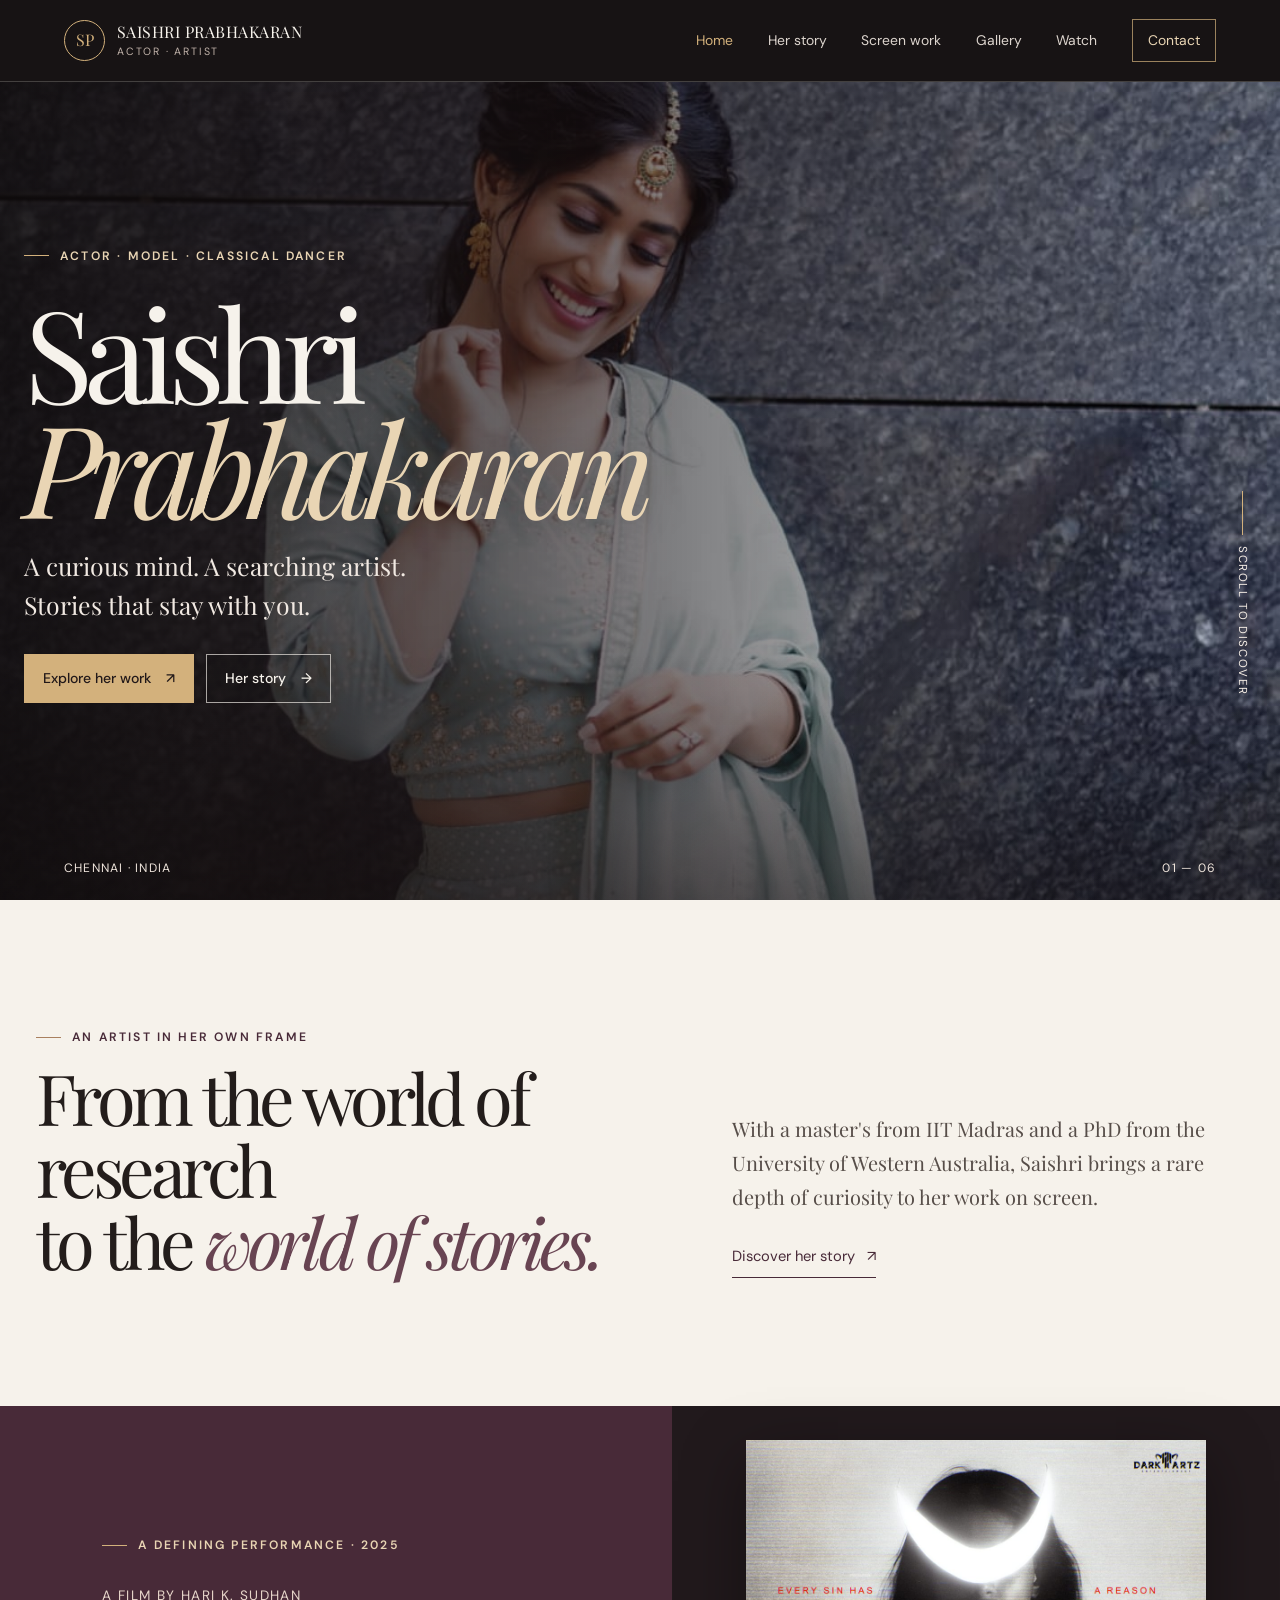
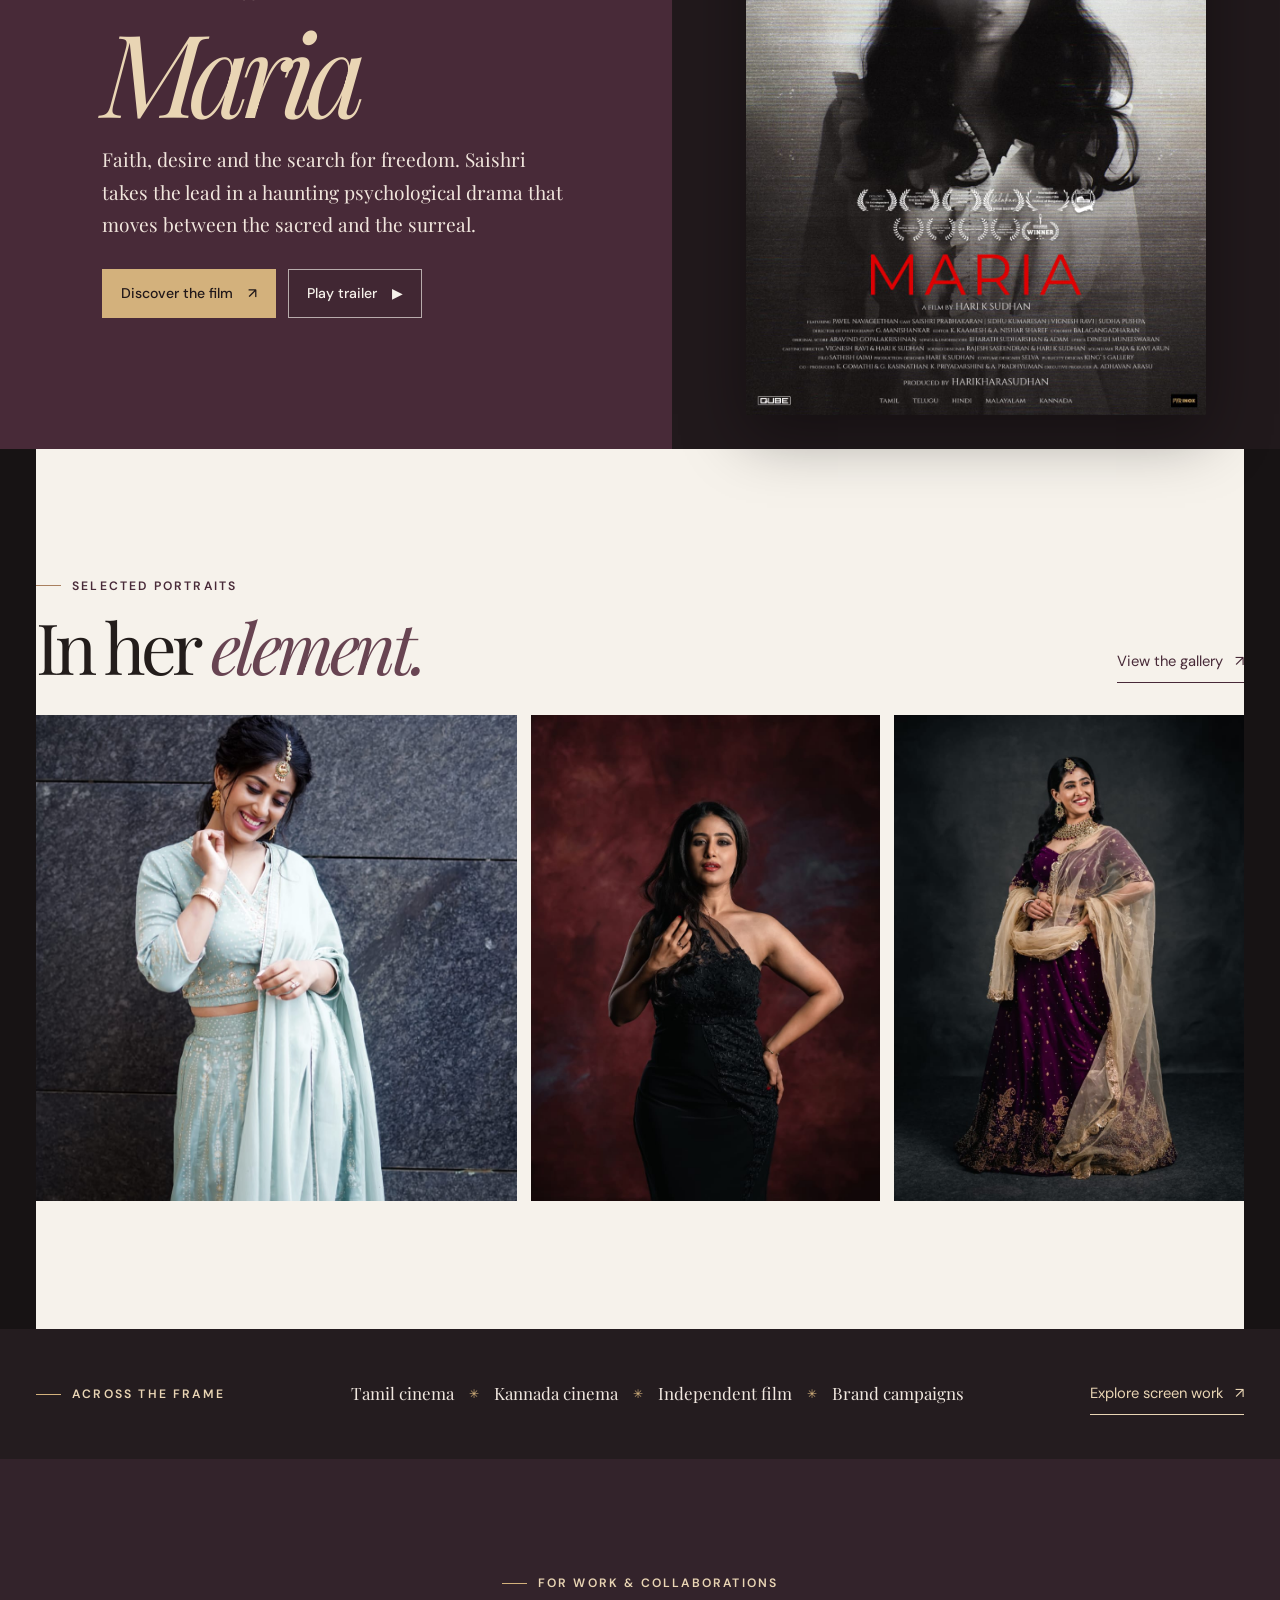
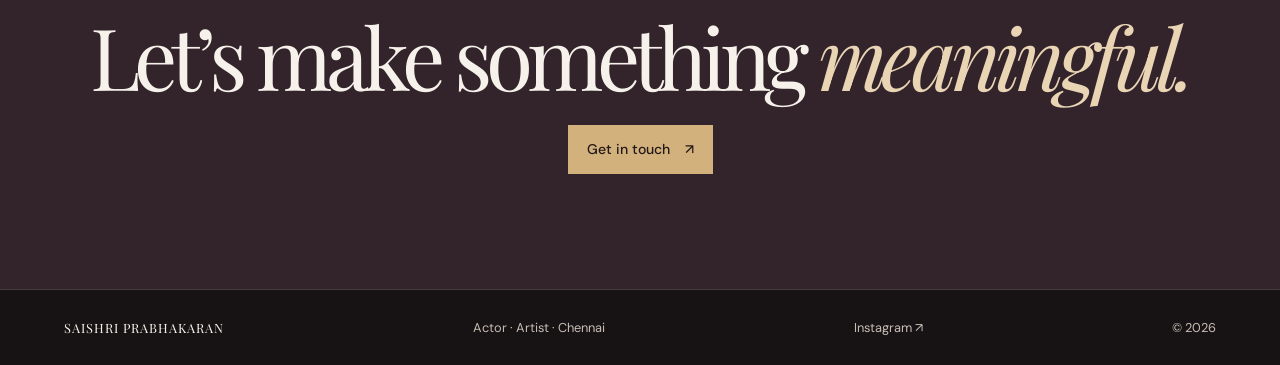
<file: index.html>
<!doctype html>
<html lang="en">
<head>
  <meta charset="utf-8">
  <meta name="viewport" content="width=device-width, initial-scale=1">
  <meta name="theme-color" content="#171314">
  <meta name="description" content="The official portfolio of Saishri Prabhakaran — actor, model and classical dancer.">
  <title>Saishri Prabhakaran — Official Portfolio</title>
  <link rel="stylesheet" href="assets/site.css">
</head>
<body>
  <header class="site-header">
    <a class="wordmark" href="index.html" aria-label="Saishri Prabhakaran home">
      <span class="wordmark-monogram">SP</span>
      <span class="wordmark-text">SAISHRI PRABHAKARAN<span>ACTOR · ARTIST</span></span>
    </a>
    <button class="menu-toggle" type="button" aria-label="Open navigation" aria-expanded="false" aria-controls="site-nav"><span></span><span></span></button>
    <nav class="site-nav" id="site-nav" aria-label="Main navigation">
      <a href="index.html" aria-current="page">Home</a>
      <a href="story.html">Her story</a>
      <a href="films.html">Screen work</a>
      <a href="gallery.html">Gallery</a>
      <a href="watch.html">Watch</a>
      <a class="nav-contact" href="contact.html">Contact</a>
    </nav>
  </header>

  <main>
    <section class="home-hero">
      <img class="home-hero-image" src="images/30.jpeg" alt="Saishri Prabhakaran in an elegant pale blue ensemble">
      <div class="home-hero-shade"></div>
      <div class="home-hero-content">
        <p class="eyebrow">Actor · Model · Classical dancer</p>
        <h1>Saishri<br><em>Prabhakaran</em></h1>
        <p class="hero-line">A curious mind. A searching artist.<br>Stories that stay with you.</p>
        <div class="button-row">
          <a class="button button-gold" href="films.html">Explore her work <span aria-hidden="true">↗</span></a>
          <a class="button button-outline" href="story.html">Her story <span aria-hidden="true">→</span></a>
        </div>
      </div>
      <div class="hero-footer"><span>Chennai · India</span><span>01 — 06</span></div>
      <a class="hero-scroll" href="#spotlight"><span></span>Scroll to discover</a>
    </section>

    <section class="home-intro-wrap" id="spotlight">
      <div class="home-intro section-shell">
        <div>
          <p class="eyebrow eyebrow-dark">An artist in her own frame</p>
          <h2>From the world of research<br>to the <em>world of stories.</em></h2>
        </div>
        <div class="intro-copy">
          <p>With a master's from IIT Madras and a PhD from the University of Western Australia, Saishri brings a rare depth of curiosity to her work on screen.</p>
          <a class="arrow-link" href="story.html">Discover her story <span aria-hidden="true">↗</span></a>
        </div>
      </div>
    </section>

    <section class="feature-band">
      <div class="feature-copy">
        <p class="eyebrow">A defining performance · 2025</p>
        <p class="feature-kicker">A film by Hari K. Sudhan</p>
        <h2><em>Maria</em></h2>
        <p>Faith, desire and the search for freedom. Saishri takes the lead in a haunting psychological drama that moves between the sacred and the surreal.</p>
        <div class="button-row">
          <a class="button button-gold" href="films.html#maria">Discover the film <span aria-hidden="true">↗</span></a>
          <button class="button button-outline js-play" type="button" data-video-id="cYk5CEiz_aI" data-video-title="Maria — Official Trailer">Play trailer <span class="play-icon" aria-hidden="true">▶</span></button>
        </div>
      </div>
      <a class="feature-poster" href="images/maria_movie_poster.jpeg" target="_blank" rel="noopener" aria-label="View the Maria movie poster">
        <img src="images/maria_movie_poster.jpeg" alt="Official Maria film poster">
      </a>
    </section>

    <section class="section-shell home-gallery">
      <div class="section-heading">
        <div><p class="eyebrow eyebrow-dark">Selected portraits</p><h2>In her <em>element.</em></h2></div>
        <a class="arrow-link" href="gallery.html">View the gallery <span aria-hidden="true">↗</span></a>
      </div>
      <div class="home-image-row">
        <a href="gallery.html"><img src="images/30.jpeg" alt="Saishri smiling in a pale blue outfit" loading="lazy"></a>
        <a href="gallery.html"><img src="images/4.jpeg" alt="Saishri in a black evening gown" loading="lazy"></a>
        <a href="gallery.html"><img src="images/14.jpeg" alt="Saishri in a plum traditional ensemble" loading="lazy"></a>
      </div>
    </section>

    <section class="home-credits">
      <div class="section-shell credits-inner">
        <p class="eyebrow">Across the frame</p>
        <div class="credits-list"><span>Tamil cinema</span><i>✳</i><span>Kannada cinema</span><i>✳</i><span>Independent film</span><i>✳</i><span>Brand campaigns</span></div>
        <a class="arrow-link" href="films.html">Explore screen work <span aria-hidden="true">↗</span></a>
      </div>
    </section>

    <section class="contact-strip">
      <p class="eyebrow">For work & collaborations</p>
      <h2>Let’s make something <em>meaningful.</em></h2>
      <a class="button button-gold" href="contact.html">Get in touch <span aria-hidden="true">↗</span></a>
    </section>
  </main>

  <footer class="site-footer">
    <a class="footer-brand" href="index.html">SAISHRI PRABHAKARAN</a>
    <span>Actor · Artist · Chennai</span>
    <a href="https://www.instagram.com/saishriprabhakaran/" target="_blank" rel="noopener noreferrer">Instagram ↗</a>
    <span>© <span data-year>2026</span></span>
  </footer>

  <dialog class="player-dialog" aria-label="Video player">
    <div class="player-top"><p data-player-title>Saishri Prabhakaran</p><button class="dialog-close" type="button" aria-label="Close video">×</button></div>
    <div class="player-frame"></div>
    <div class="player-fallback">If playback is unavailable, <a data-fallback-link href="https://www.youtube.com/" target="_blank" rel="noopener noreferrer">watch on YouTube ↗</a></div>
  </dialog>
  <script src="assets/site.js"></script>
</body>
</html>
</file>
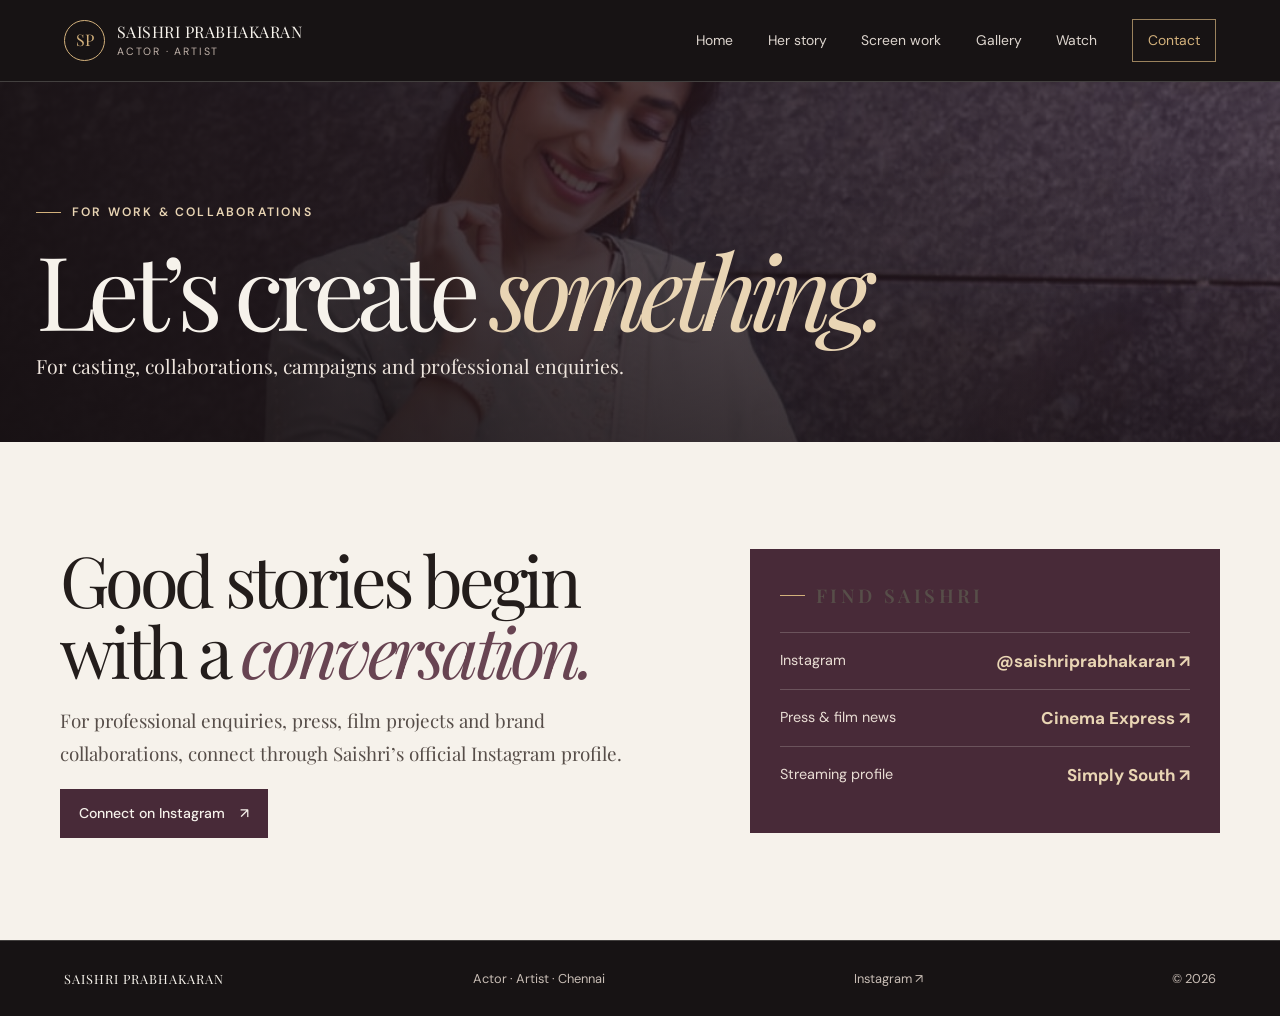
<file: contact.html>
<!doctype html>
<html lang="en">
<head>
  <meta charset="utf-8">
  <meta name="viewport" content="width=device-width, initial-scale=1">
  <meta name="theme-color" content="#171314">
  <meta name="description" content="Professional enquiries and collaborations for Saishri Prabhakaran.">
  <title>Contact — Saishri Prabhakaran</title>
  <link rel="stylesheet" href="assets/site.css">
</head>
<body>
  <header class="site-header">
    <a class="wordmark" href="index.html" aria-label="Saishri Prabhakaran home"><span class="wordmark-monogram">SP</span><span class="wordmark-text">SAISHRI PRABHAKARAN<span>ACTOR · ARTIST</span></span></a>
    <button class="menu-toggle" type="button" aria-label="Open navigation" aria-expanded="false" aria-controls="site-nav"><span></span><span></span></button>
    <nav class="site-nav" id="site-nav" aria-label="Main navigation">
      <a href="index.html">Home</a><a href="story.html">Her story</a><a href="films.html">Screen work</a><a href="gallery.html">Gallery</a><a href="watch.html">Watch</a><a class="nav-contact" href="contact.html" aria-current="page">Contact</a>
    </nav>
  </header>
  <main>
    <section class="page-banner" style="--banner-image: url('../images/30.jpeg')">
      <div class="page-banner-content">
        <p class="eyebrow">For work & collaborations</p>
        <h1>Let’s create <em>something.</em></h1>
        <p>For casting, collaborations, campaigns and professional enquiries.</p>
      </div>
    </section>
    <section class="page-content">
      <div class="content-shell contact-content">
        <div>
          <h2>Good stories begin with a <em>conversation.</em></h2>
          <p>For professional enquiries, press, film projects and brand collaborations, connect through Saishri’s official Instagram profile.</p>
          <a class="button button-dark" href="https://www.instagram.com/saishriprabhakaran/" target="_blank" rel="noopener noreferrer">Connect on Instagram <span aria-hidden="true">↗</span></a>
        </div>
        <aside class="contact-card">
          <p class="eyebrow">Find Saishri</p>
          <a href="https://www.instagram.com/saishriprabhakaran/" target="_blank" rel="noopener noreferrer"><span>Instagram</span><strong>@saishriprabhakaran ↗</strong></a>
          <a href="https://www.cinemaexpress.com/topic/saishri-prabhakaran" target="_blank" rel="noopener noreferrer"><span>Press & film news</span><strong>Cinema Express ↗</strong></a>
          <a href="https://simplysouth.tv/en/star/saishri-prabhakaran" target="_blank" rel="noopener noreferrer"><span>Streaming profile</span><strong>Simply South ↗</strong></a>
        </aside>
      </div>
    </section>
  </main>
  <footer class="site-footer"><a class="footer-brand" href="index.html">SAISHRI PRABHAKARAN</a><span>Actor · Artist · Chennai</span><a href="https://www.instagram.com/saishriprabhakaran/" target="_blank" rel="noopener noreferrer">Instagram ↗</a><span>© <span data-year>2026</span></span></footer>
  <script src="assets/site.js"></script>
</body>
</html>
</file>
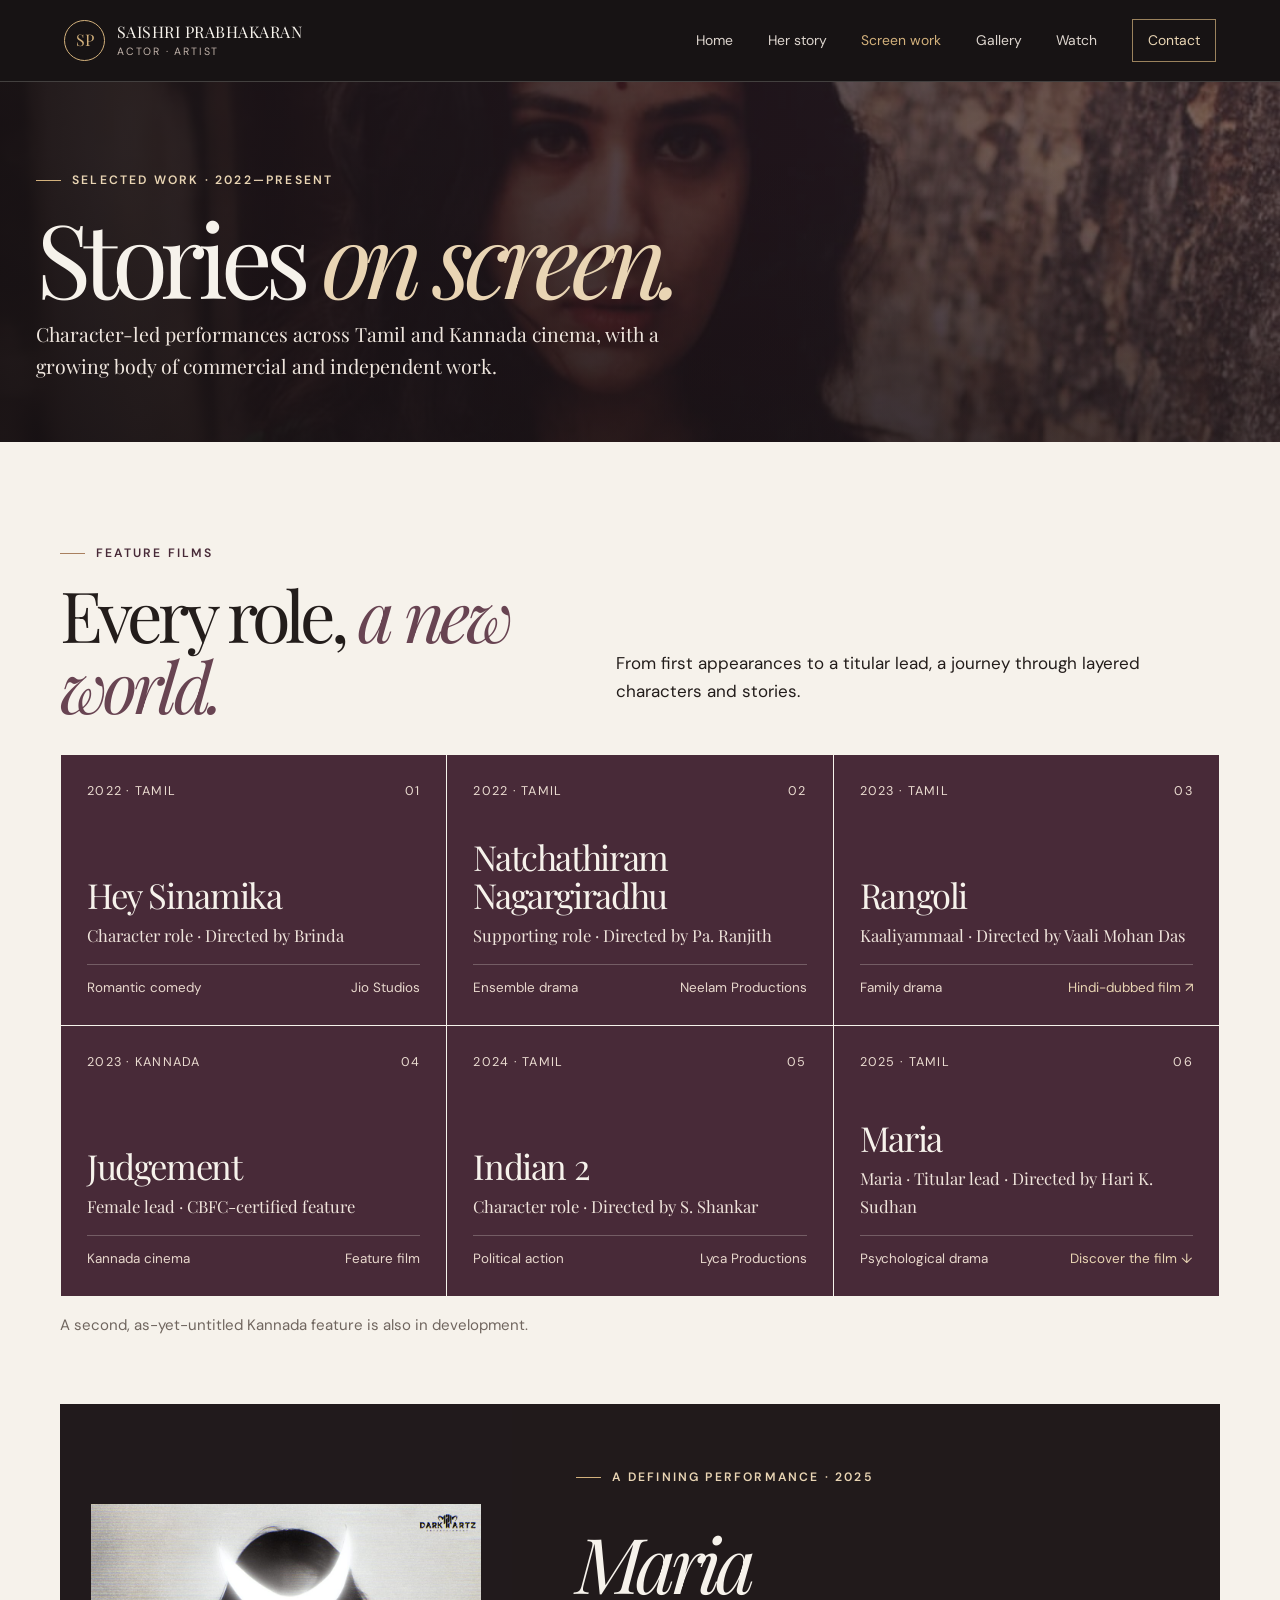
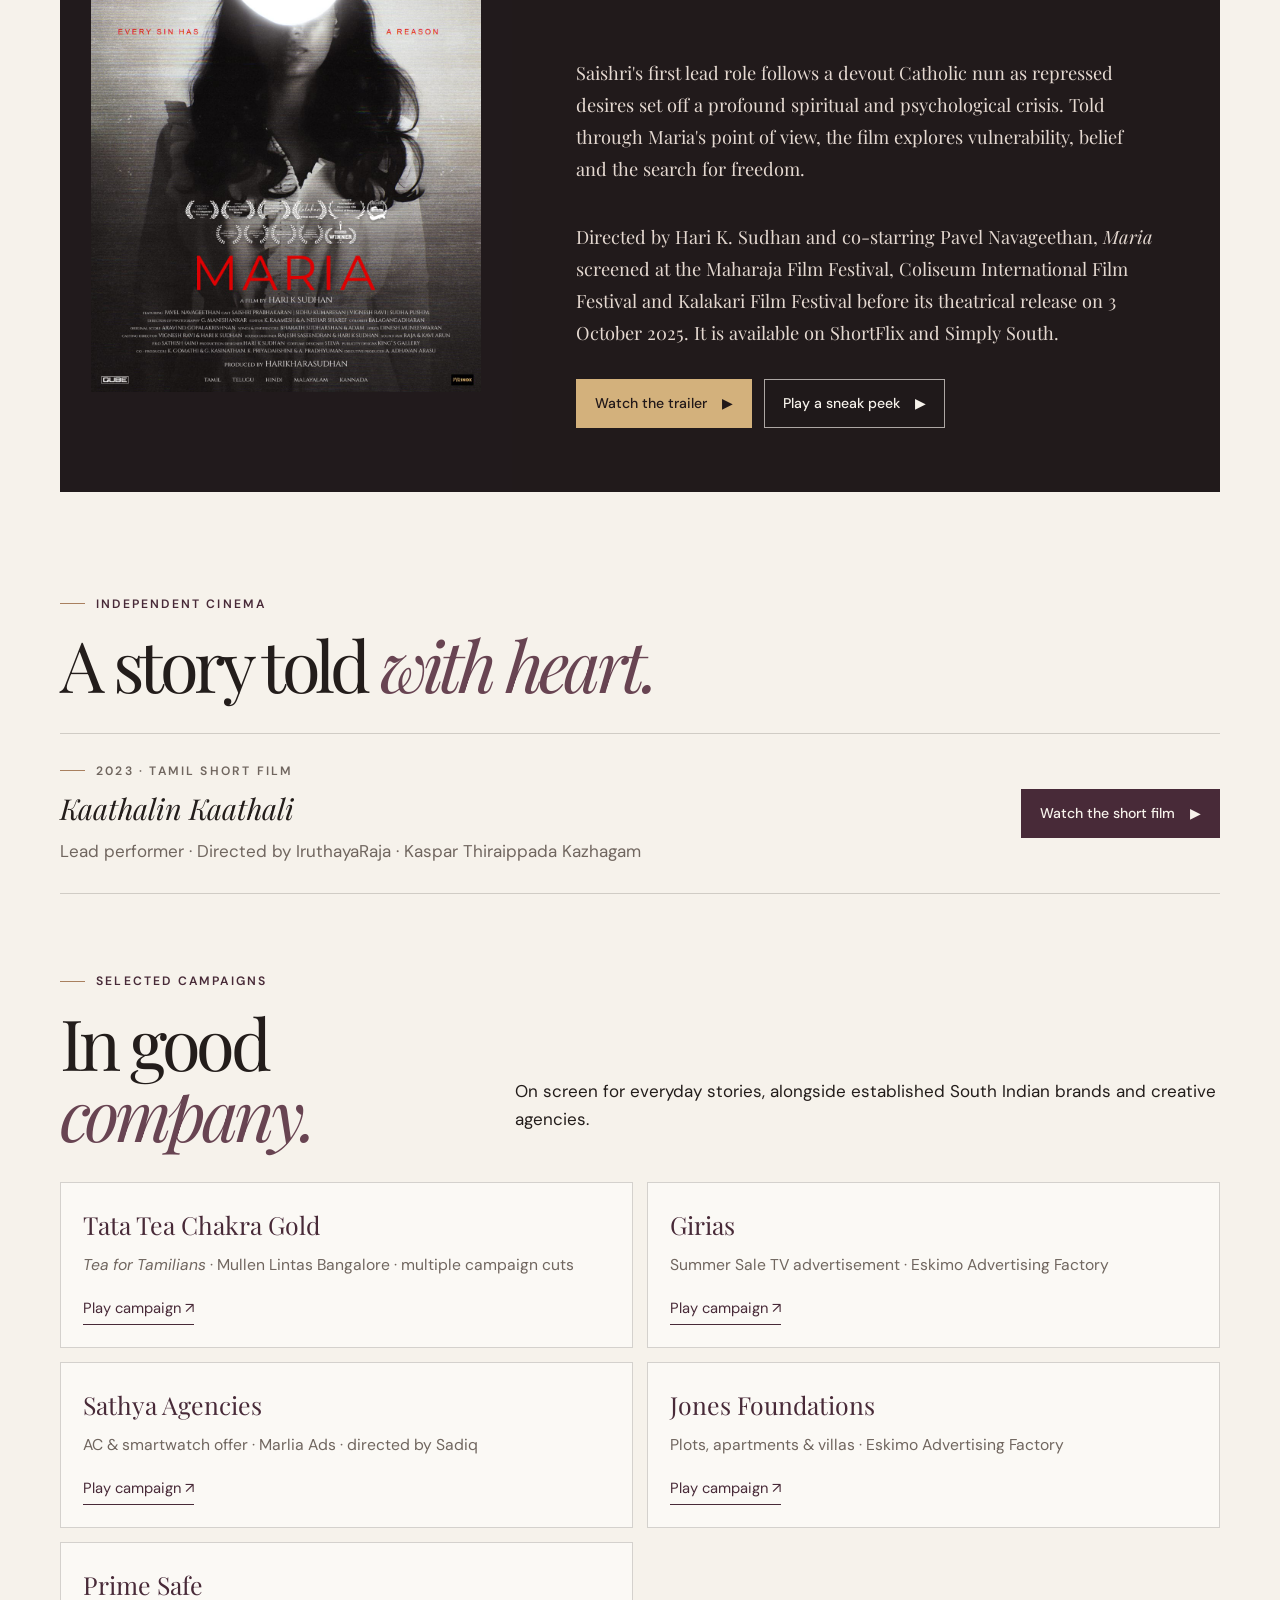
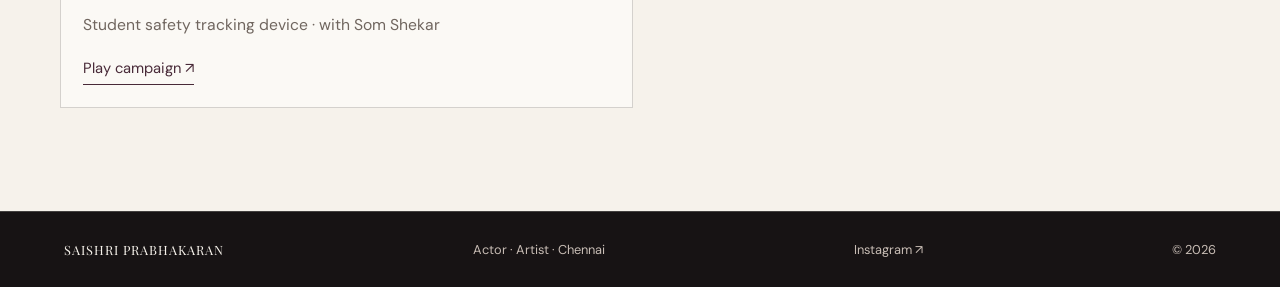
<file: films.html>
<!doctype html>
<html lang="en">
<head>
  <meta charset="utf-8">
  <meta name="viewport" content="width=device-width, initial-scale=1">
  <meta name="theme-color" content="#171314">
  <meta name="description" content="Selected Tamil and Kannada screen work by Saishri Prabhakaran.">
  <title>Screen Work — Saishri Prabhakaran</title>
  <link rel="stylesheet" href="assets/site.css">
</head>
<body>
  <header class="site-header">
    <a class="wordmark" href="index.html" aria-label="Saishri Prabhakaran home"><span class="wordmark-monogram">SP</span><span class="wordmark-text">SAISHRI PRABHAKARAN<span>ACTOR · ARTIST</span></span></a>
    <button class="menu-toggle" type="button" aria-label="Open navigation" aria-expanded="false" aria-controls="site-nav"><span></span><span></span></button>
    <nav class="site-nav" id="site-nav" aria-label="Main navigation">
      <a href="index.html">Home</a><a href="story.html">Her story</a><a href="films.html" aria-current="page">Screen work</a><a href="gallery.html">Gallery</a><a href="watch.html">Watch</a><a class="nav-contact" href="contact.html">Contact</a>
    </nav>
  </header>
  <main>
    <section class="page-banner" style="--banner-image: url('../images/25.jpeg')">
      <div class="page-banner-content">
        <p class="eyebrow">Selected work · 2022—present</p>
        <h1>Stories <em>on screen.</em></h1>
        <p>Character-led performances across Tamil and Kannada cinema, with a growing body of commercial and independent work.</p>
      </div>
    </section>
    <section class="film-section">
      <div class="content-shell">
        <div class="section-heading"><div><p class="eyebrow eyebrow-dark">Feature films</p><h2>Every role, <em>a new world.</em></h2></div><p>From first appearances to a titular lead, a journey through layered characters and stories.</p></div>
        <div class="film-grid">
          <article class="film-card"><div class="film-meta"><span>2022 · Tamil</span><span>01</span></div><h3>Hey Sinamika</h3><p>Character role · Directed by Brinda</p><div class="film-extra"><span>Romantic comedy</span><span>Jio Studios</span></div></article>
          <article class="film-card"><div class="film-meta"><span>2022 · Tamil</span><span>02</span></div><h3>Natchathiram Nagargiradhu</h3><p>Supporting role · Directed by Pa. Ranjith</p><div class="film-extra"><span>Ensemble drama</span><span>Neelam Productions</span></div></article>
          <article class="film-card"><div class="film-meta"><span>2023 · Tamil</span><span>03</span></div><h3>Rangoli</h3><p>Kaaliyammaal · Directed by Vaali Mohan Das</p><div class="film-extra"><span>Family drama</span><a href="https://www.youtube.com/watch?v=XblAI2GpJ_k" target="_blank" rel="noopener noreferrer">Hindi-dubbed film ↗</a></div></article>
          <article class="film-card"><div class="film-meta"><span>2023 · Kannada</span><span>04</span></div><h3>Judgement</h3><p>Female lead · CBFC-certified feature</p><div class="film-extra"><span>Kannada cinema</span><span>Feature film</span></div></article>
          <article class="film-card"><div class="film-meta"><span>2024 · Tamil</span><span>05</span></div><h3>Indian 2</h3><p>Character role · Directed by S. Shankar</p><div class="film-extra"><span>Political action</span><span>Lyca Productions</span></div></article>
          <article class="film-card"><div class="film-meta"><span>2025 · Tamil</span><span>06</span></div><h3>Maria</h3><p>Maria · Titular lead · Directed by Hari K. Sudhan</p><div class="film-extra"><span>Psychological drama</span><a href="#maria">Discover the film ↓</a></div></article>
        </div>
        <p class="film-note">A second, as-yet-untitled Kannada feature is also in development.</p>

        <article class="film-feature" id="maria">
          <div class="film-poster"><img src="images/maria_movie_poster.jpeg" alt="Official Maria film poster"></div>
          <div class="film-feature-copy">
            <p class="eyebrow">A defining performance · 2025</p>
            <h2><em>Maria</em></h2>
            <p>Saishri's first lead role follows a devout Catholic nun as repressed desires set off a profound spiritual and psychological crisis. Told through Maria's point of view, the film explores vulnerability, belief and the search for freedom.</p>
            <p>Directed by Hari K. Sudhan and co-starring Pavel Navageethan, <i>Maria</i> screened at the Maharaja Film Festival, Coliseum International Film Festival and Kalakari Film Festival before its theatrical release on 3 October 2025. It is available on ShortFlix and Simply South.</p>
            <div class="button-row">
              <button class="button button-gold js-play" type="button" data-video-id="cYk5CEiz_aI" data-video-title="Maria — Official Trailer">Watch the trailer <span aria-hidden="true">▶</span></button>
              <button class="button button-outline js-play" type="button" data-video-id="9-Ng2oTnc58" data-video-title="Maria — Official Sneak Peek">Play a sneak peek <span aria-hidden="true">▶</span></button>
            </div>
          </div>
        </article>
      </div>
    </section>
    <section class="film-section">
      <div class="content-shell">
        <div class="section-heading"><div><p class="eyebrow eyebrow-dark">Independent cinema</p><h2>A story told <em>with heart.</em></h2></div></div>
        <div class="shortfilm-card"><div><p class="eyebrow eyebrow-dark">2023 · Tamil short film</p><h3><i>Kaathalin Kaathali</i></h3><p>Lead performer · Directed by IruthayaRaja · Kaspar Thiraippada Kazhagam</p></div><button class="button button-dark js-play" type="button" data-video-id="qEUqhmGwfIs" data-video-title="Kaathalin Kaathali — Tamil Short Film">Watch the short film <span aria-hidden="true">▶</span></button></div>
        <div class="section-heading campaign-heading"><div><p class="eyebrow eyebrow-dark">Selected campaigns</p><h2>In good <em>company.</em></h2></div><p>On screen for everyday stories, alongside established South Indian brands and creative agencies.</p></div>
        <div class="campaign-grid">
          <article class="campaign-card"><h3>Tata Tea Chakra Gold</h3><p><i>Tea for Tamilians</i> · Mullen Lintas Bangalore · multiple campaign cuts</p><button class="text-button js-play" type="button" data-video-id="46JSMgCD-eM" data-video-title="Tata Tea Chakra Gold — Tea for Tamilians">Play campaign ↗</button></article>
          <article class="campaign-card"><h3>Girias</h3><p>Summer Sale TV advertisement · Eskimo Advertising Factory</p><button class="text-button js-play" type="button" data-video-id="gNELUYy9n7c" data-video-title="Girias — Summer Sale">Play campaign ↗</button></article>
          <article class="campaign-card"><h3>Sathya Agencies</h3><p>AC & smartwatch offer · Marlia Ads · directed by Sadiq</p><button class="text-button js-play" type="button" data-video-id="_X_CrrQ_2Zc" data-video-title="Sathya Agencies — AC and Smartwatch Offer">Play campaign ↗</button></article>
          <article class="campaign-card"><h3>Jones Foundations</h3><p>Plots, apartments & villas · Eskimo Advertising Factory</p><button class="text-button js-play" type="button" data-video-id="iPXn8A2Jh54" data-video-title="Jones Foundations — TV Advertisement">Play campaign ↗</button></article>
          <article class="campaign-card"><h3>Prime Safe</h3><p>Student safety tracking device · with Som Shekar</p><button class="text-button js-play" type="button" data-video-id="oEoKKhQfYEI" data-video-title="Prime Safe — Student Safety Tracking Device">Play campaign ↗</button></article>
        </div>
      </div>
    </section>
  </main>
  <footer class="site-footer"><a class="footer-brand" href="index.html">SAISHRI PRABHAKARAN</a><span>Actor · Artist · Chennai</span><a href="https://www.instagram.com/saishriprabhakaran/" target="_blank" rel="noopener noreferrer">Instagram ↗</a><span>© <span data-year>2026</span></span></footer>
  <dialog class="player-dialog" aria-label="Video player"><div class="player-top"><p data-player-title>Saishri Prabhakaran</p><button class="dialog-close" type="button" aria-label="Close video">×</button></div><div class="player-frame"></div><div class="player-fallback">If playback is unavailable, <a data-fallback-link href="https://www.youtube.com/" target="_blank" rel="noopener noreferrer">watch on YouTube ↗</a></div></dialog>
  <script src="assets/site.js"></script>
</body>
</html>
</file>
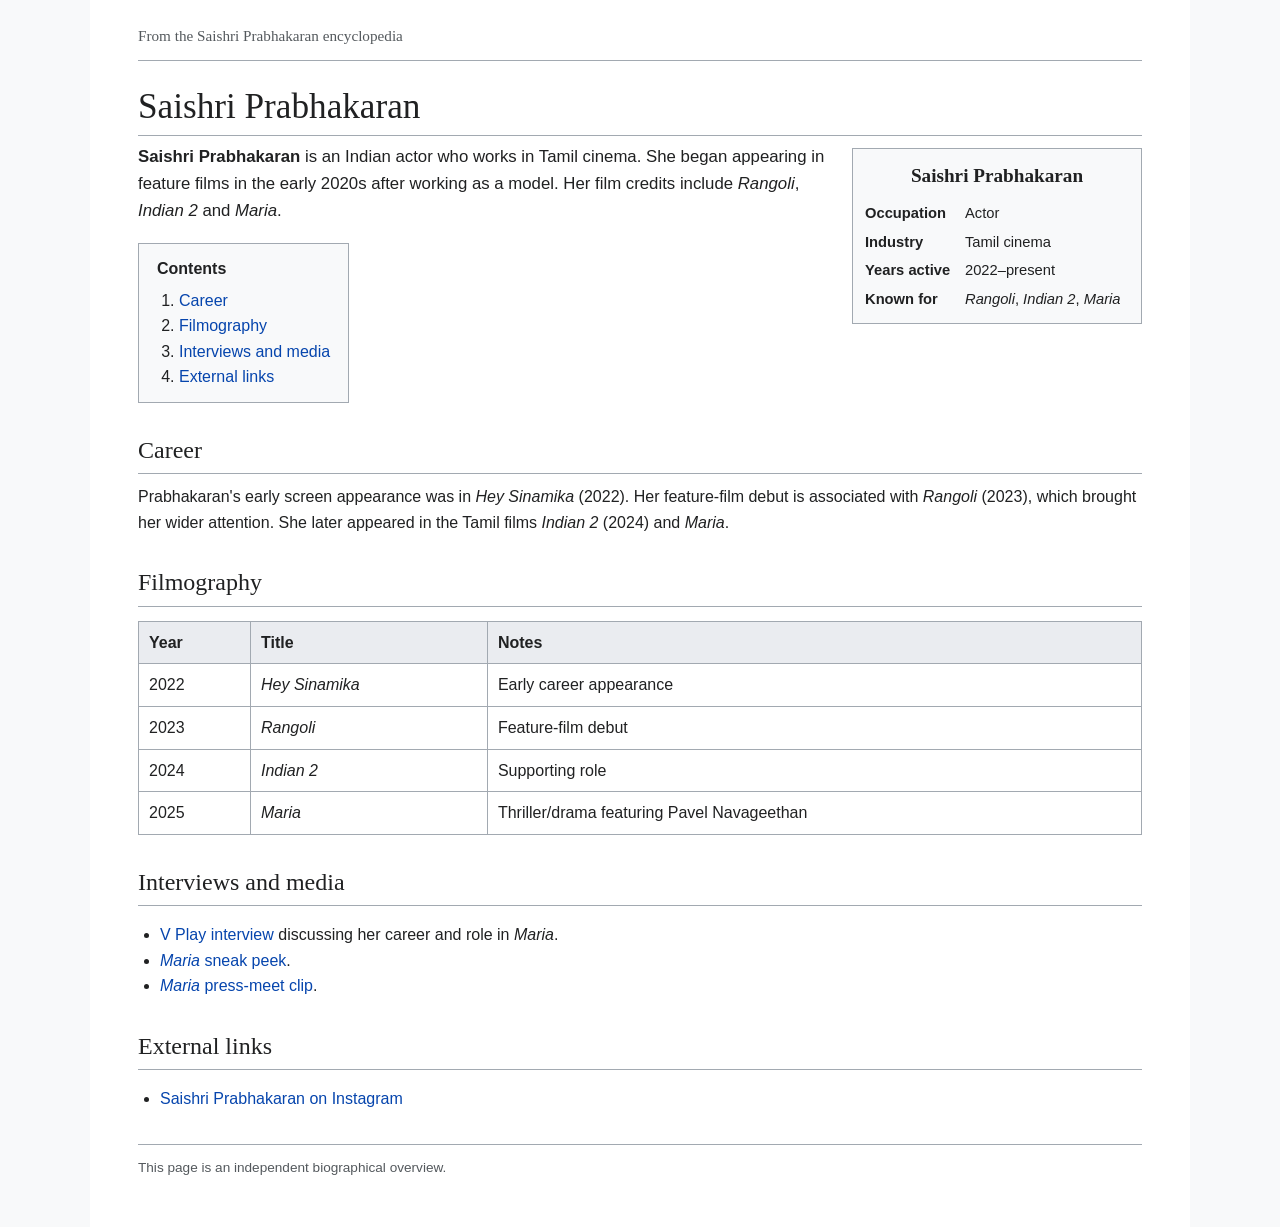
<file: index_backup.html>
<!doctype html>
<html lang="en">
<head>
  <meta charset="utf-8">
  <meta name="viewport" content="width=device-width, initial-scale=1">
  <meta name="description" content="An overview of Saishri Prabhakaran's career and filmography.">
  <title>Saishri Prabhakaran</title>
  <style>
    :root {
      color-scheme: light;
      font-family: sans-serif;
      color: #202122;
      background: #f8f9fa;
    }

    * {
      box-sizing: border-box;
    }

    body {
      margin: 0;
      line-height: 1.6;
    }

    a {
      color: #0645ad;
      text-decoration: none;
    }

    a:hover {
      text-decoration: underline;
    }

    .page {
      max-width: 1100px;
      margin: 0 auto;
      padding: 24px clamp(16px, 4vw, 48px) 48px;
      background: #fff;
      min-height: 100vh;
    }

    .site-header {
      padding-bottom: 12px;
      border-bottom: 1px solid #a2a9b1;
      color: #54595d;
      font-family: Georgia, serif;
      font-size: 0.95rem;
    }

    h1,
    h2,
    h3 {
      font-family: Georgia, "Times New Roman", serif;
      font-weight: 400;
    }

    h1 {
      margin: 24px 0 8px;
      padding-bottom: 6px;
      border-bottom: 1px solid #a2a9b1;
      font-size: clamp(1.8rem, 4vw, 2.2rem);
      line-height: 1.25;
    }

    h2 {
      margin: 28px 0 10px;
      padding-bottom: 4px;
      border-bottom: 1px solid #a2a9b1;
      font-size: 1.5rem;
    }

    p {
      margin: 0 0 14px;
    }

    .lead {
      font-size: 1.05rem;
    }

    .infobox {
      float: right;
      width: min(100%, 290px);
      margin: 4px 0 20px 24px;
      padding: 12px;
      border: 1px solid #a2a9b1;
      background: #f8f9fa;
      font-size: 0.92rem;
    }

    .infobox h2 {
      margin: 0 0 10px;
      padding: 0;
      border: 0;
      text-align: center;
      font-size: 1.2rem;
      font-weight: 600;
    }

    .infobox dl {
      display: grid;
      grid-template-columns: 90px 1fr;
      gap: 5px 10px;
      margin: 0;
    }

    .infobox dt {
      font-weight: 700;
    }

    .infobox dd {
      margin: 0;
    }

    .contents {
      display: table;
      margin: 18px 0;
      padding: 12px 18px;
      border: 1px solid #a2a9b1;
      background: #f8f9fa;
    }

    .contents h2 {
      margin: 0 0 6px;
      padding: 0;
      border: 0;
      font-family: sans-serif;
      font-size: 1rem;
      font-weight: 700;
    }

    .contents ol {
      margin: 0;
      padding-left: 22px;
    }

    table {
      width: 100%;
      border-collapse: collapse;
      margin: 14px 0 20px;
    }

    th,
    td {
      padding: 8px 10px;
      border: 1px solid #a2a9b1;
      text-align: left;
      vertical-align: top;
    }

    th {
      background: #eaecf0;
    }

    .media-list {
      padding-left: 22px;
    }

    .site-footer {
      clear: both;
      margin-top: 32px;
      padding-top: 12px;
      border-top: 1px solid #a2a9b1;
      color: #54595d;
      font-size: 0.85rem;
    }

    @media (max-width: 650px) {
      .infobox {
        float: none;
        margin: 16px 0;
      }

      table {
        font-size: 0.9rem;
      }

      th,
      td {
        padding: 6px;
      }
    }
  </style>
</head>
<body>
  <main class="page">
    <header class="site-header">From the Saishri Prabhakaran encyclopedia</header>
    <article>
      <h1>Saishri Prabhakaran</h1>
      <aside class="infobox" aria-label="Saishri Prabhakaran profile">
        <h2>Saishri Prabhakaran</h2>
        <dl>
          <dt>Occupation</dt>
          <dd>Actor</dd>
          <dt>Industry</dt>
          <dd>Tamil cinema</dd>
          <dt>Years active</dt>
          <dd>2022–present</dd>
          <dt>Known for</dt>
          <dd><i>Rangoli</i>, <i>Indian 2</i>, <i>Maria</i></dd>
        </dl>
      </aside>

      <p class="lead"><b>Saishri Prabhakaran</b> is an Indian actor who works in Tamil cinema. She began appearing in feature films in the early 2020s after working as a model. Her film credits include <i>Rangoli</i>, <i>Indian 2</i> and <i>Maria</i>.</p>

      <nav class="contents" aria-label="Contents">
        <h2>Contents</h2>
        <ol>
          <li><a href="#career">Career</a></li>
          <li><a href="#filmography">Filmography</a></li>
          <li><a href="#media">Interviews and media</a></li>
          <li><a href="#external-links">External links</a></li>
        </ol>
      </nav>

      <section id="career">
        <h2>Career</h2>
        <p>Prabhakaran's early screen appearance was in <i>Hey Sinamika</i> (2022). Her feature-film debut is associated with <i>Rangoli</i> (2023), which brought her wider attention. She later appeared in the Tamil films <i>Indian 2</i> (2024) and <i>Maria</i>.</p>
      </section>

      <section id="filmography">
        <h2>Filmography</h2>
        <table>
          <thead>
            <tr>
              <th scope="col">Year</th>
              <th scope="col">Title</th>
              <th scope="col">Notes</th>
            </tr>
          </thead>
          <tbody>
            <tr>
              <td>2022</td>
              <td><i>Hey Sinamika</i></td>
              <td>Early career appearance</td>
            </tr>
            <tr>
              <td>2023</td>
              <td><i>Rangoli</i></td>
              <td>Feature-film debut</td>
            </tr>
            <tr>
              <td>2024</td>
              <td><i>Indian 2</i></td>
              <td>Supporting role</td>
            </tr>
            <tr>
              <td>2025</td>
              <td><i>Maria</i></td>
              <td>Thriller/drama featuring Pavel Navageethan</td>
            </tr>
          </tbody>
        </table>
      </section>

      <section id="media">
        <h2>Interviews and media</h2>
        <ul class="media-list">
          <li><a href="https://www.youtube.com/watch?v=SEDz-4R92Jw" target="_blank" rel="noopener noreferrer">V Play interview</a> discussing her career and role in <i>Maria</i>.</li>
          <li><a href="https://www.youtube.com/watch?v=HS3U2fm8mmc" target="_blank" rel="noopener noreferrer"><i>Maria</i> sneak peek</a>.</li>
          <li><a href="https://www.youtube.com/shorts/8n5N83ZC5jU" target="_blank" rel="noopener noreferrer"><i>Maria</i> press-meet clip</a>.</li>
        </ul>
      </section>

      <section id="external-links">
        <h2>External links</h2>
        <ul class="media-list">
          <li><a href="https://www.instagram.com/saishriprabhakaran/" target="_blank" rel="noopener noreferrer">Saishri Prabhakaran on Instagram</a></li>
        </ul>
      </section>
    </article>
    <footer class="site-footer">This page is an independent biographical overview.</footer>
  </main>
</body>
</html>
</file>
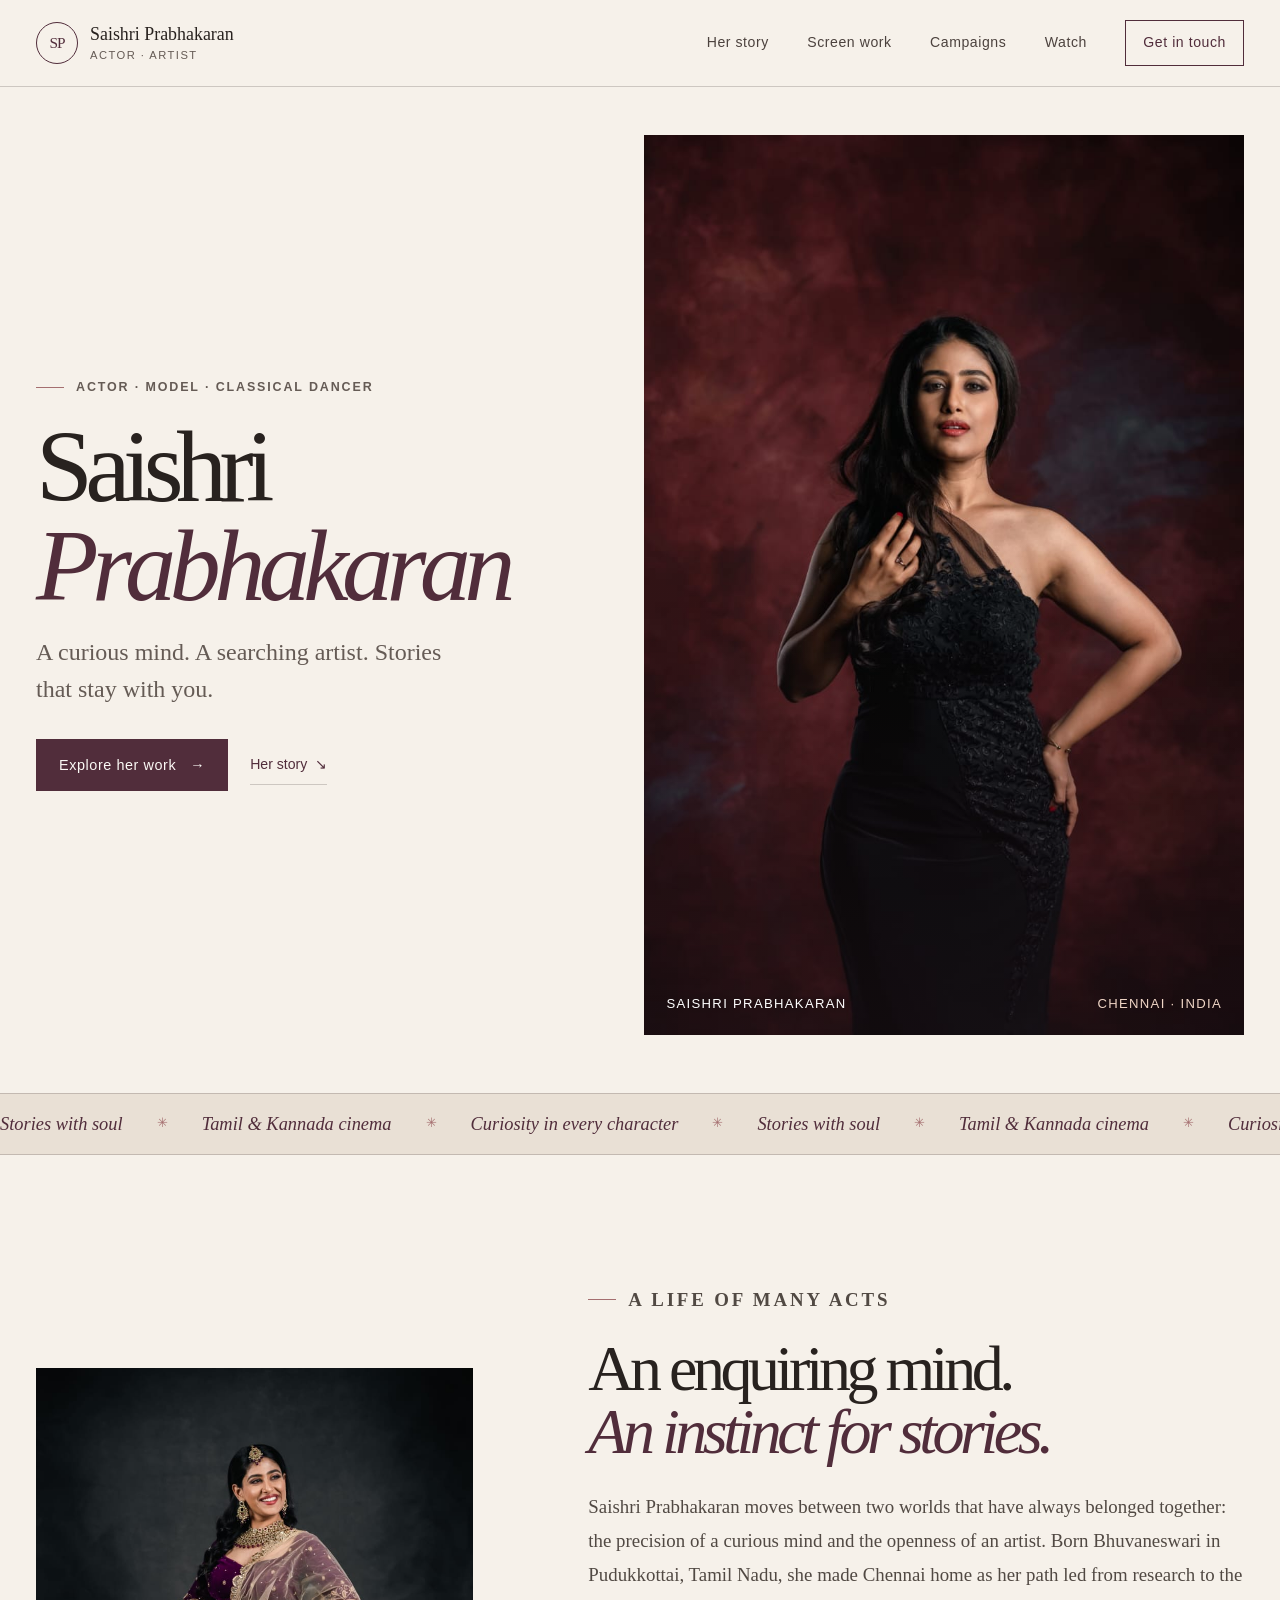
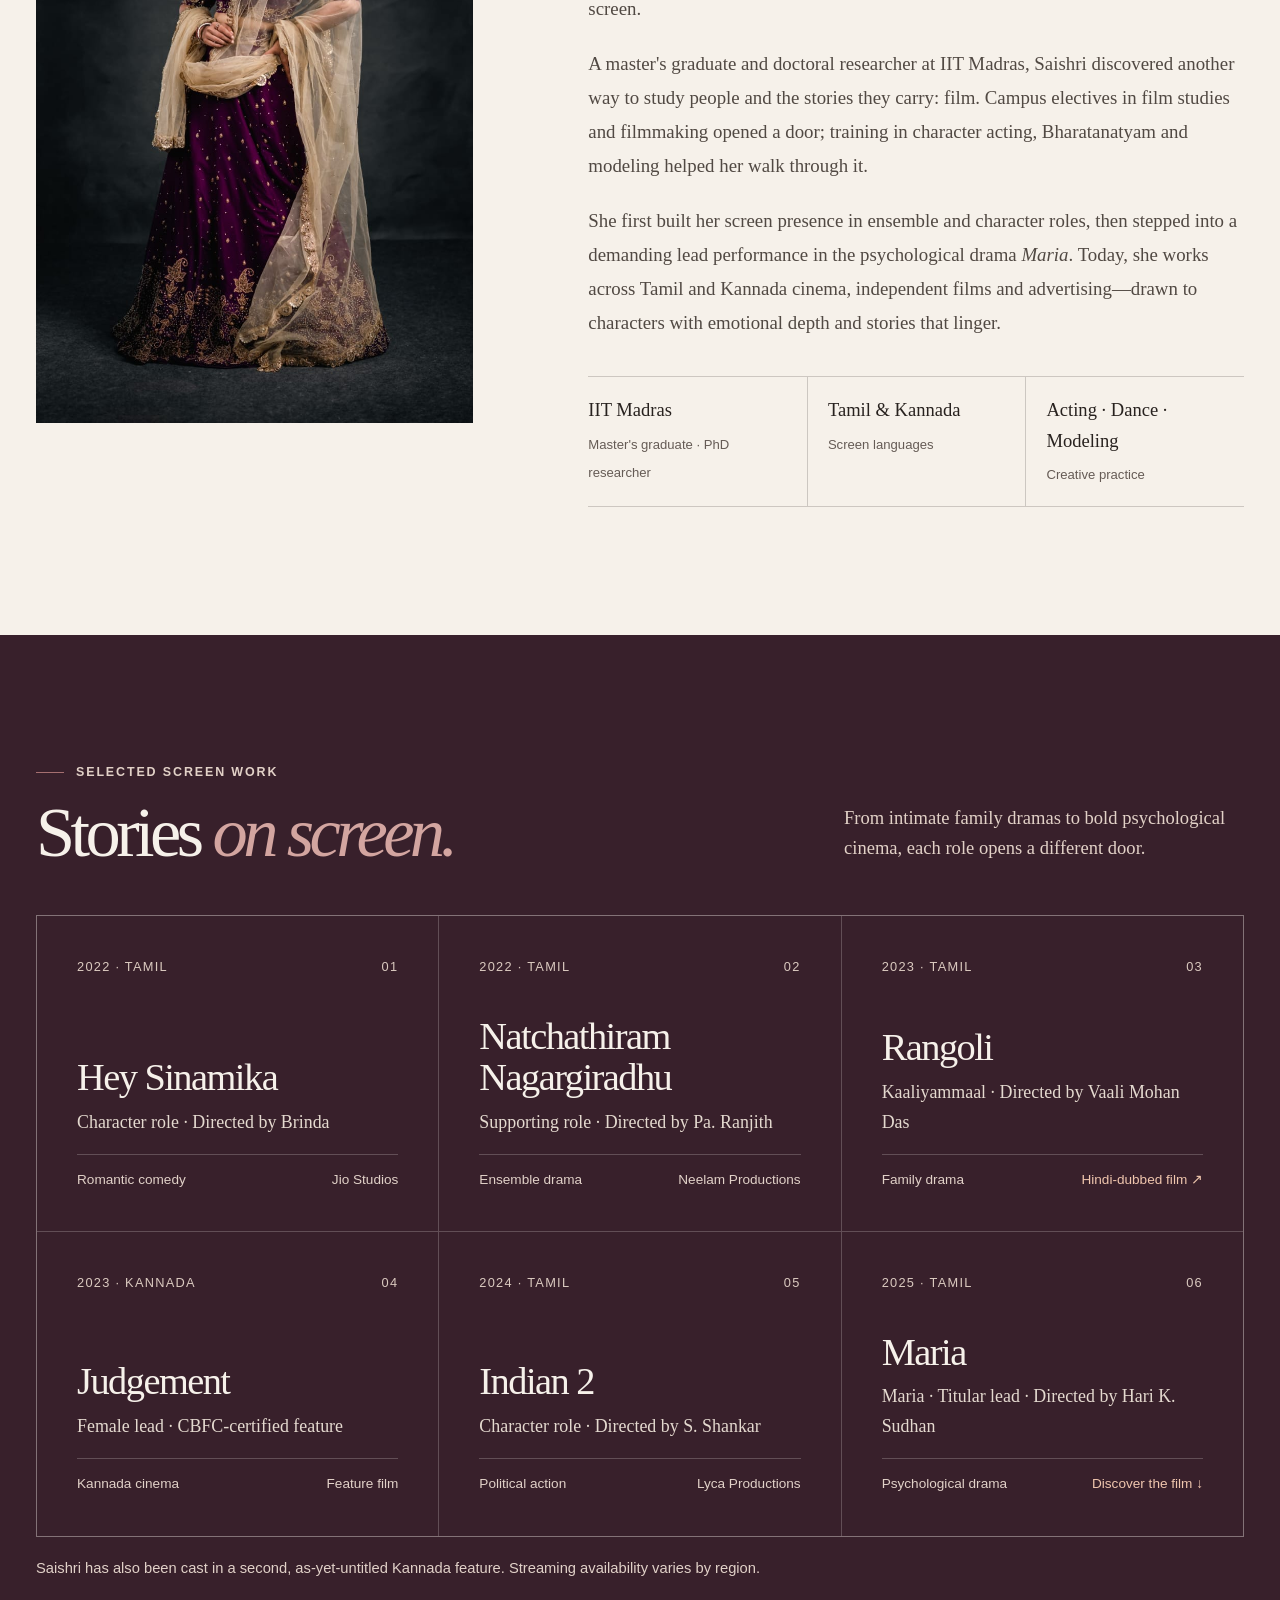
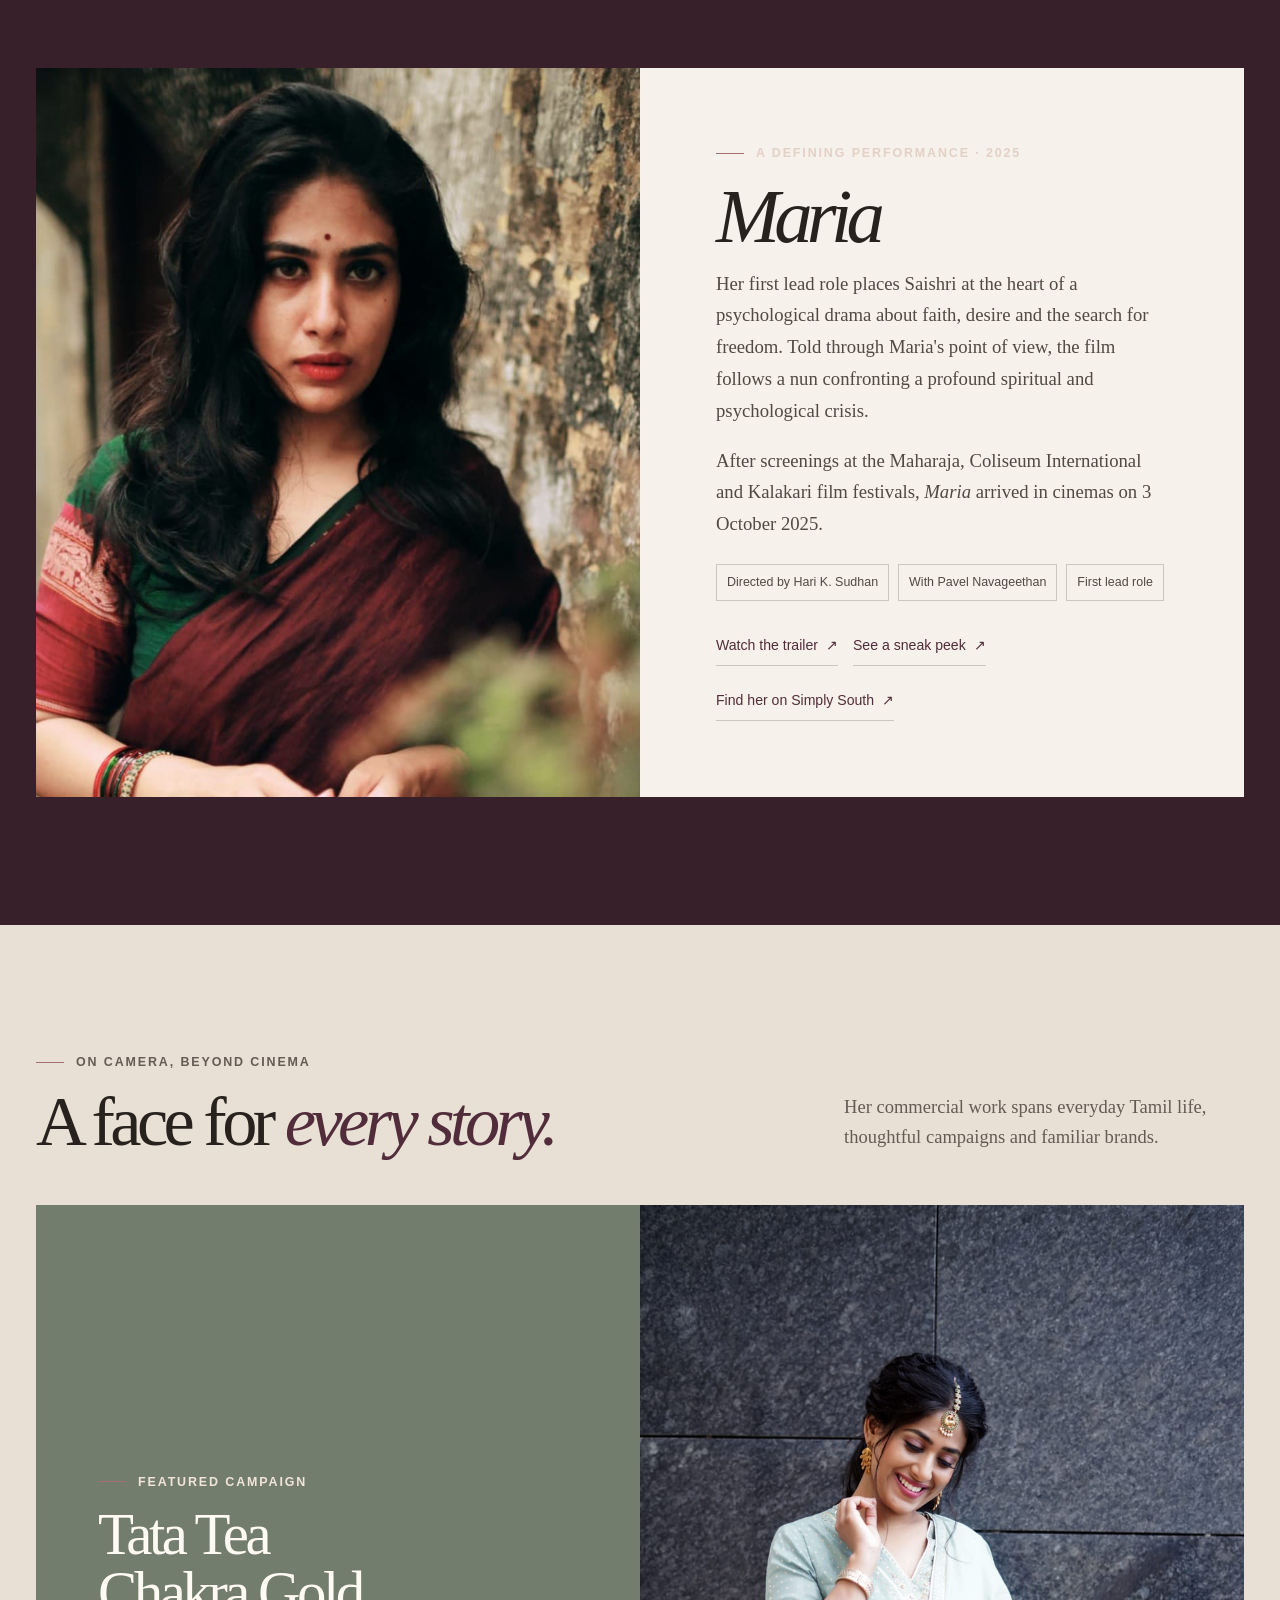
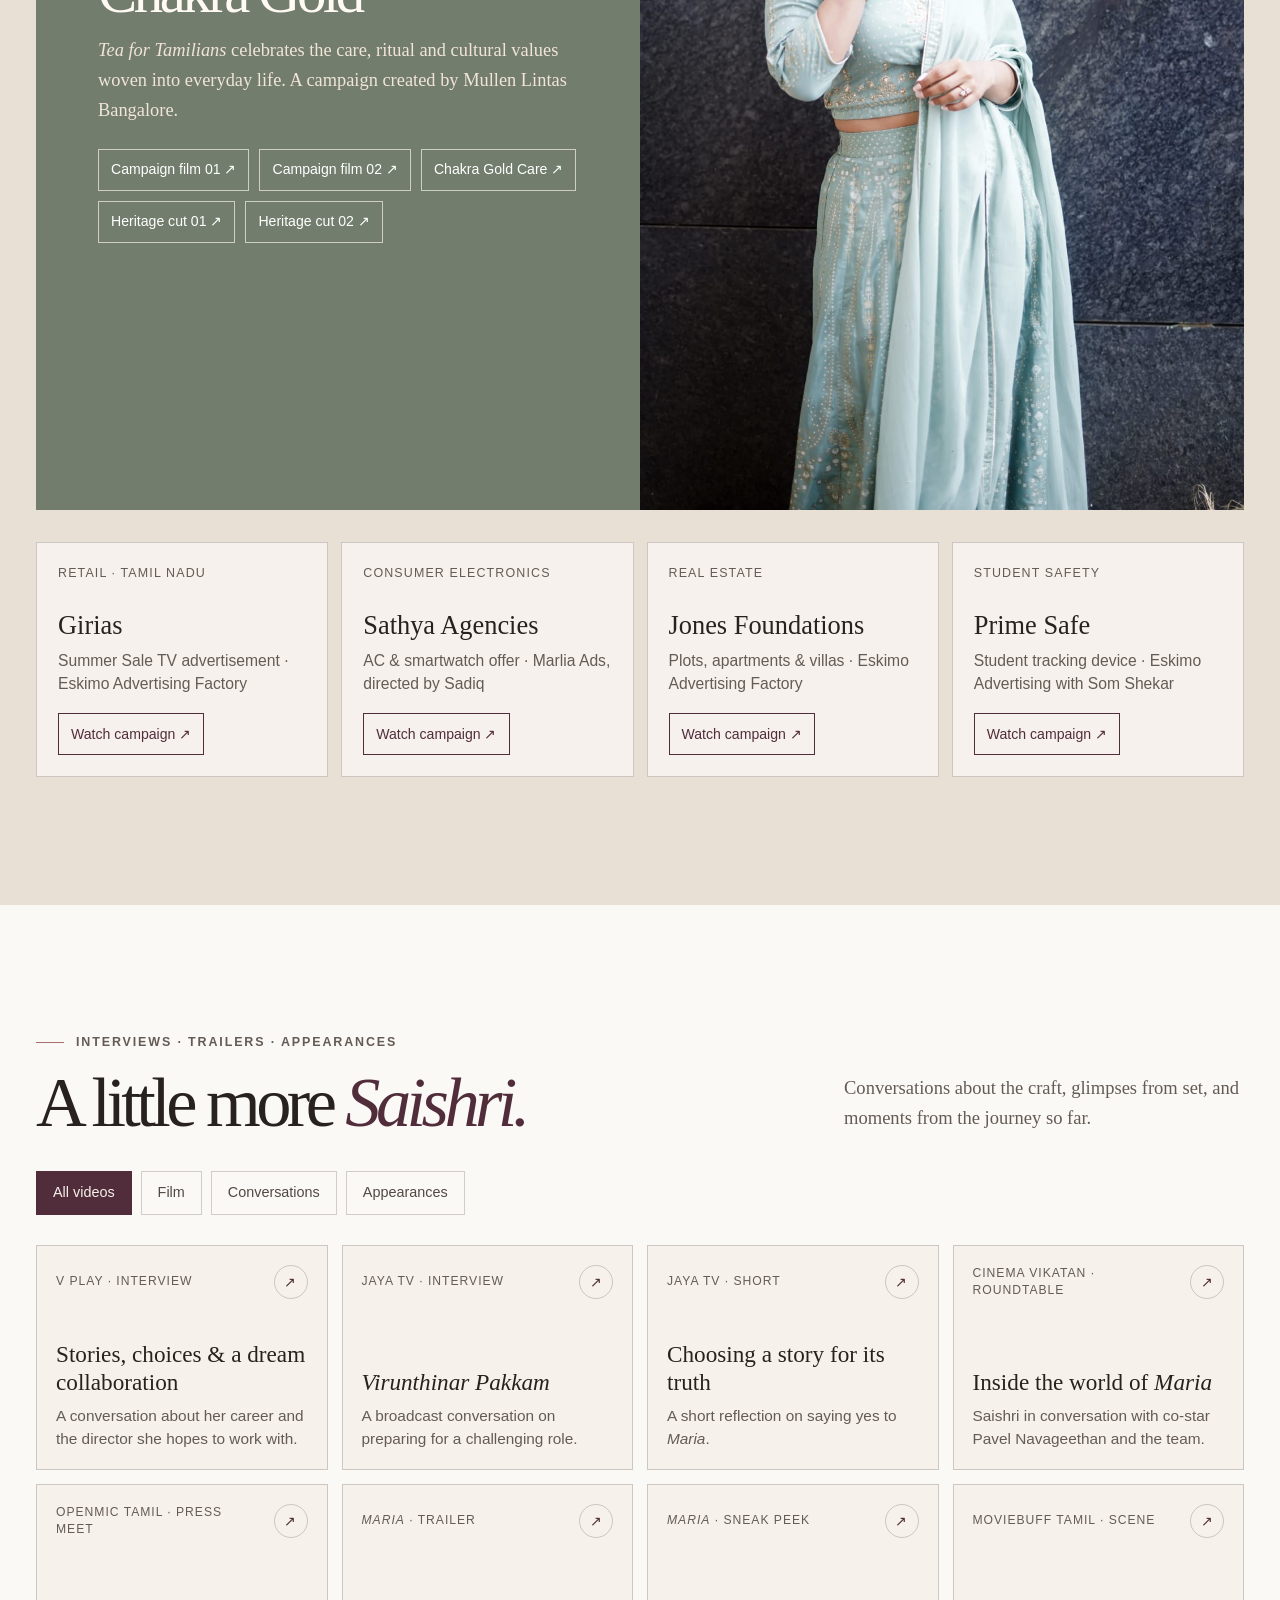
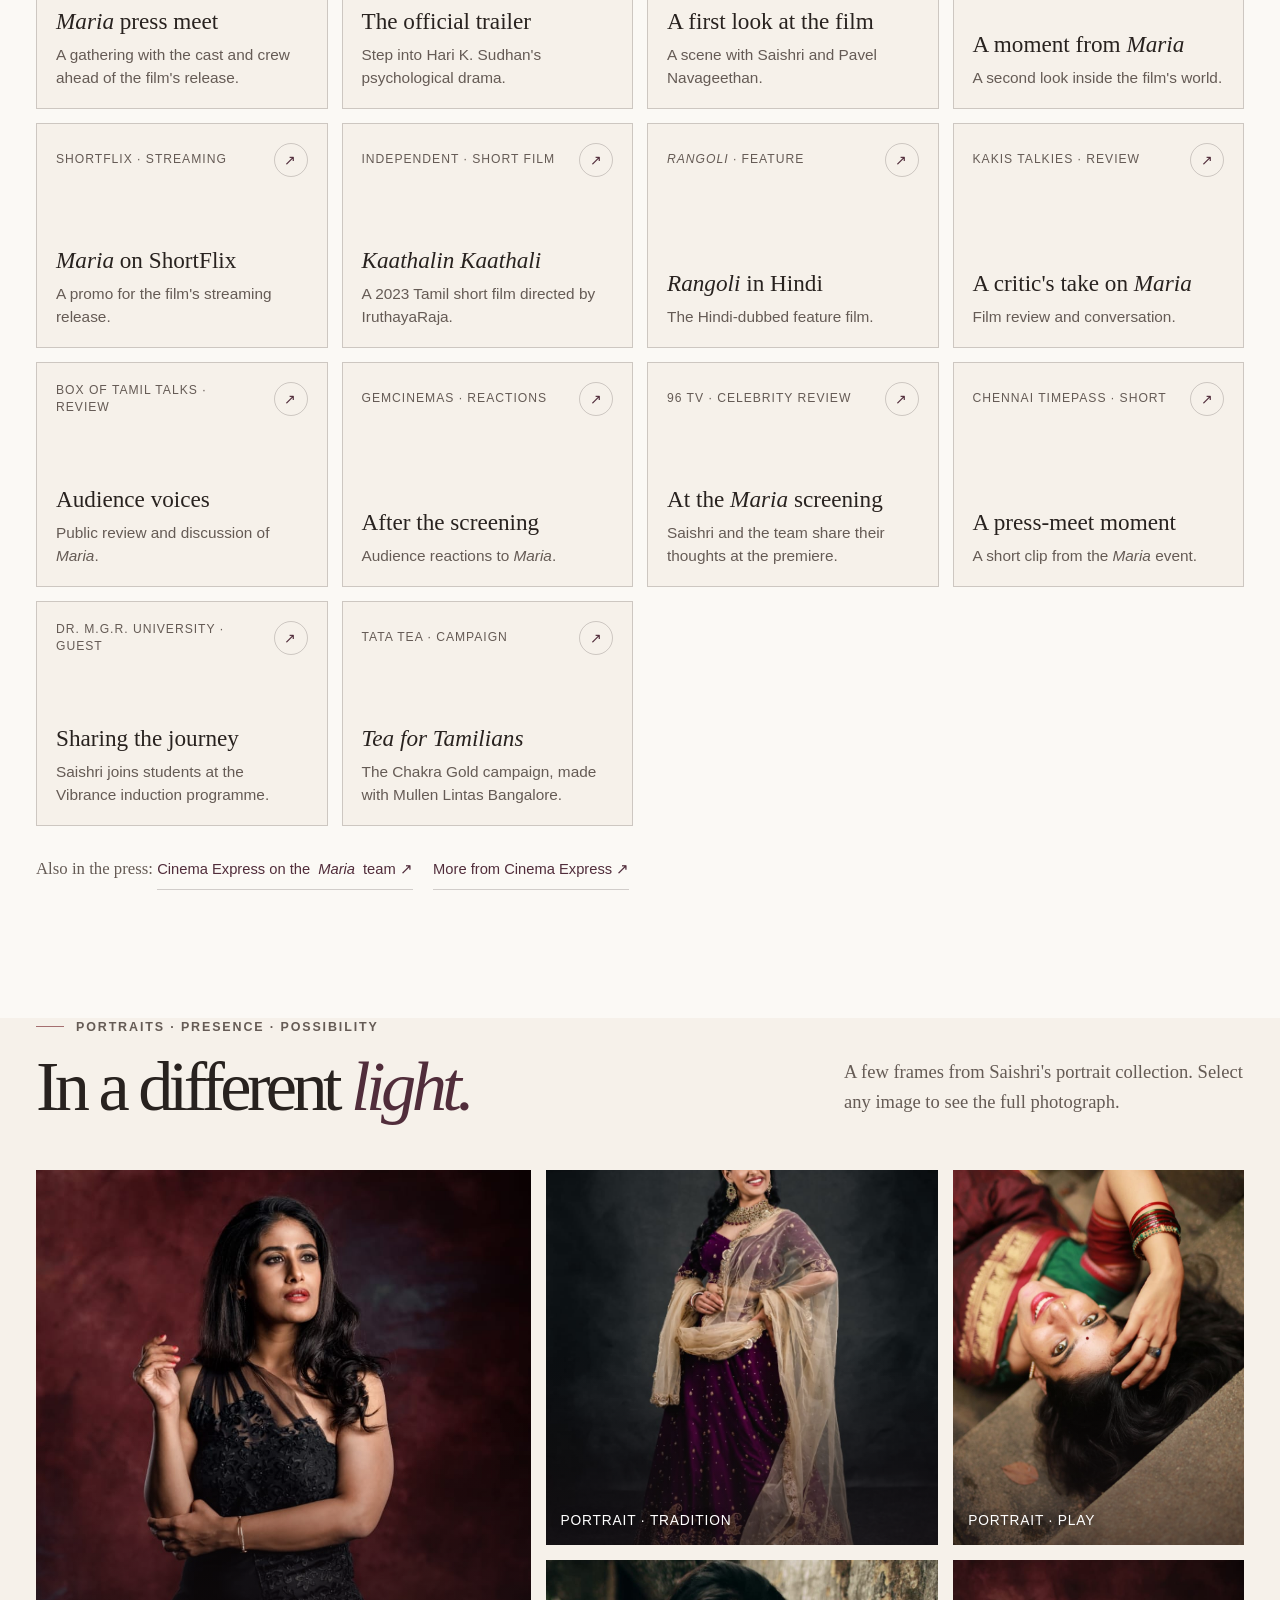
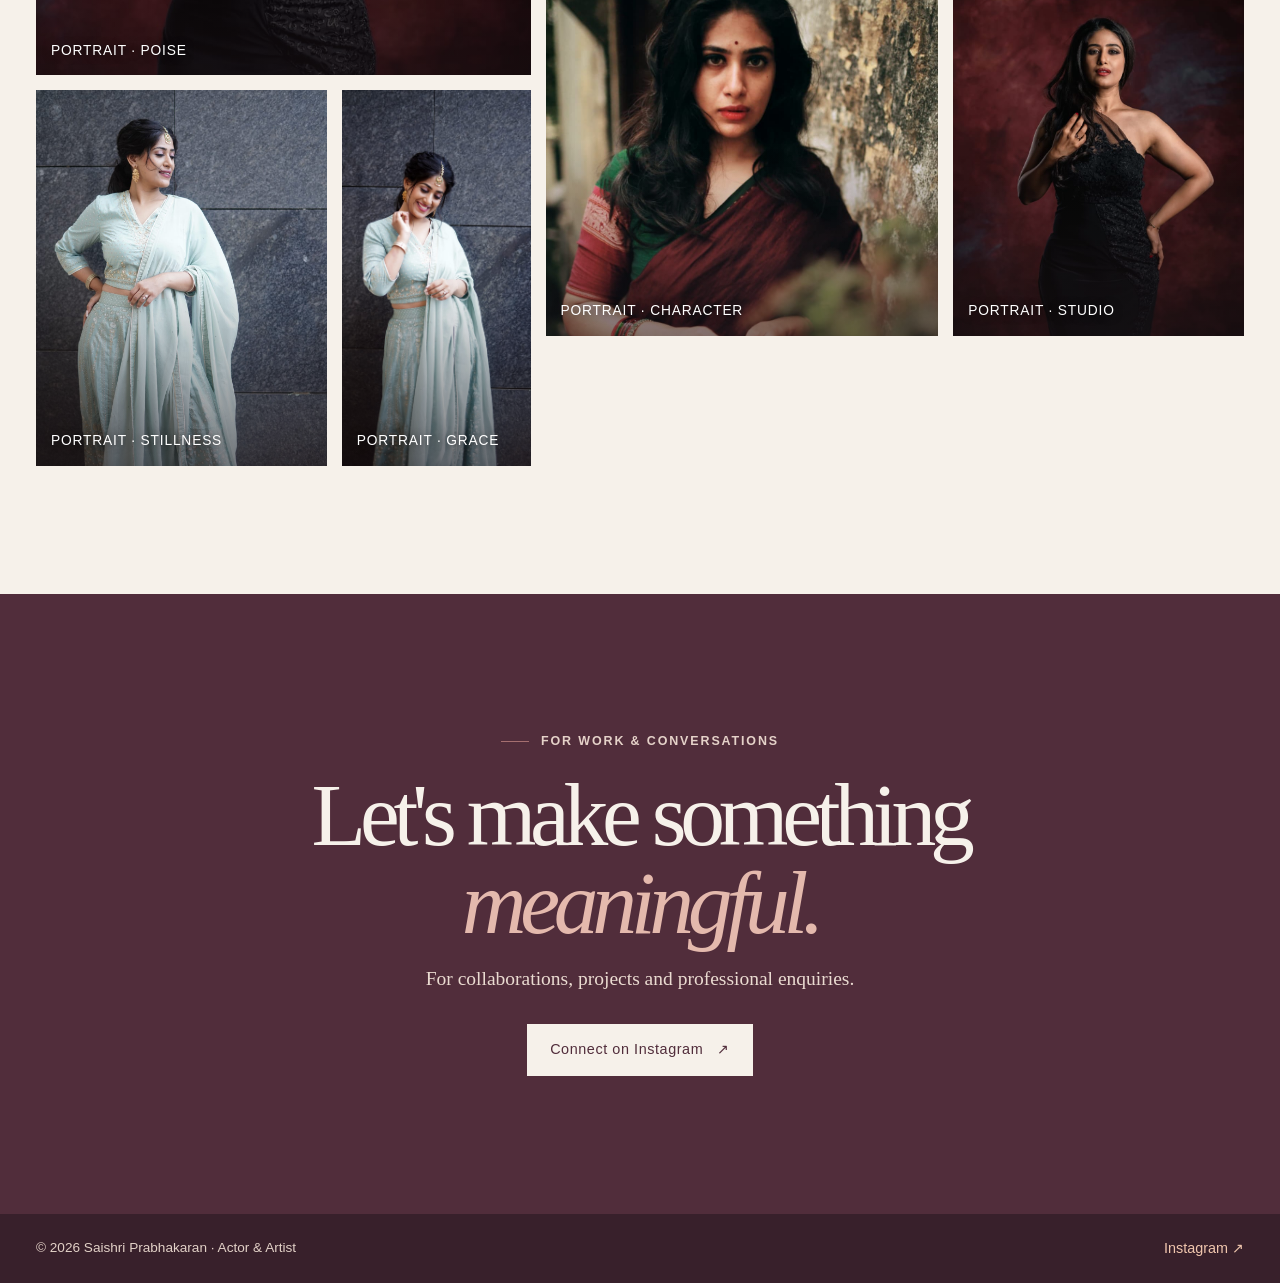
<file: index_portfolio_v2.html>
<!doctype html>
<html lang="en">
<head>
  <meta charset="utf-8">
  <meta name="viewport" content="width=device-width, initial-scale=1">
  <meta name="theme-color" content="#f6f1ea">
  <meta name="description" content="Saishri Prabhakaran — actor, model and classical dancer working across Tamil and Kannada cinema.">
  <title>Saishri Prabhakaran — Actor & Artist</title>
  <style>
    :root {
      color-scheme: light;
      --paper: #f6f1ea;
      --paper-light: #fbf9f5;
      --paper-dark: #e9e0d5;
      --ink: #28221f;
      --muted: #655b55;
      --line: rgba(40, 34, 31, .2);
      --wine: #512d3b;
      --wine-deep: #38202b;
      --rose: #a56f70;
      --sage: #727d6d;
      --serif: "Iowan Old Style", "Palatino Linotype", "Book Antiqua", Georgia, serif;
      --sans: "Helvetica Neue", Helvetica, Arial, sans-serif;
      font-family: var(--sans);
      color: var(--ink);
      background: var(--paper);
      scroll-behavior: smooth;
    }

    *,
    *::before,
    *::after {
      box-sizing: border-box;
    }

    body {
      min-width: 320px;
      margin: 0;
      background: var(--paper);
      font-size: 17px;
      line-height: 1.65;
    }

    img {
      display: block;
      max-width: 100%;
    }

    a {
      color: inherit;
      text-decoration: none;
    }

    button {
      color: inherit;
      font: inherit;
    }

    a:focus-visible,
    button:focus-visible {
      outline: 2px solid var(--rose);
      outline-offset: 4px;
    }

    .shell {
      width: min(100% - 72px, 1320px);
      margin-inline: auto;
    }

    .eyebrow {
      display: flex;
      align-items: center;
      gap: 12px;
      margin: 0;
      color: var(--muted);
      font-size: .78rem;
      font-weight: 600;
      letter-spacing: .15em;
      line-height: 1.5;
      text-transform: uppercase;
    }

    .eyebrow::before {
      width: 28px;
      height: 1px;
      flex: 0 0 28px;
      background: var(--rose);
      content: "";
    }

    .site-header {
      position: relative;
      z-index: 5;
      border-bottom: 1px solid var(--line);
      background: var(--paper);
    }

    .header-inner {
      display: flex;
      min-height: 86px;
      align-items: center;
      justify-content: space-between;
      gap: 28px;
    }

    .brand {
      display: inline-flex;
      align-items: center;
      gap: 12px;
      flex-shrink: 0;
    }

    .brand-mark {
      display: grid;
      width: 42px;
      height: 42px;
      place-items: center;
      border: 1px solid var(--wine);
      border-radius: 50%;
      color: var(--wine);
      font-family: var(--serif);
      font-size: .96rem;
      letter-spacing: -.06em;
    }

    .brand-name {
      font-family: var(--serif);
      font-size: 1.12rem;
      line-height: 1.15;
    }

    .brand-caption {
      display: block;
      margin-top: 4px;
      color: var(--muted);
      font-family: var(--sans);
      font-size: .7rem;
      letter-spacing: .13em;
      text-transform: uppercase;
    }

    .main-nav {
      display: flex;
      align-items: center;
      gap: clamp(20px, 3vw, 42px);
    }

    .main-nav a {
      color: #4c423e;
      font-size: .88rem;
      letter-spacing: .04em;
      transition: color .2s ease;
    }

    .main-nav a:hover {
      color: var(--rose);
    }

    .main-nav .nav-contact {
      padding: 10px 17px;
      border: 1px solid var(--wine);
      color: var(--wine);
    }

    .menu-toggle {
      display: none;
      width: 44px;
      height: 44px;
      padding: 10px;
      border: 1px solid var(--line);
      background: transparent;
      cursor: pointer;
    }

    .menu-toggle span {
      display: block;
      height: 1px;
      margin: 6px 0;
      background: var(--ink);
    }

    .hero {
      display: grid;
      min-height: min(760px, calc(100svh - 86px));
      grid-template-columns: .94fr 1.06fr;
      align-items: stretch;
      gap: clamp(32px, 6vw, 82px);
      padding-block: 48px 58px;
    }

    .hero-copy {
      display: flex;
      flex-direction: column;
      align-items: flex-start;
      justify-content: center;
      padding-block: 34px;
    }

    .hero h1 {
      margin: 25px 0 23px;
      font-family: var(--serif);
      font-size: clamp(4rem, 8vw, 7.4rem);
      font-weight: 400;
      letter-spacing: -.075em;
      line-height: .88;
    }

    .hero h1 span {
      display: block;
      margin-top: 9px;
      color: var(--wine);
      font-style: italic;
      font-weight: 400;
      letter-spacing: -.065em;
    }

    .hero-intro {
      max-width: 440px;
      margin: 0 0 31px;
      color: var(--muted);
      font-family: var(--serif);
      font-size: clamp(1.22rem, 2vw, 1.5rem);
      line-height: 1.55;
    }

    .hero-actions {
      display: flex;
      flex-wrap: wrap;
      align-items: center;
      gap: 22px;
    }

    .button {
      display: inline-flex;
      min-height: 52px;
      align-items: center;
      justify-content: center;
      gap: 14px;
      padding: 0 22px;
      border: 1px solid var(--wine);
      background: var(--wine);
      color: var(--paper-light);
      font-size: .9rem;
      letter-spacing: .04em;
      transition: background .2s ease, color .2s ease, transform .2s ease;
    }

    .button:hover {
      transform: translateY(-2px);
      background: transparent;
      color: var(--wine);
    }

    .text-link {
      display: inline-flex;
      min-height: 40px;
      align-items: center;
      gap: 8px;
      border-bottom: 1px solid var(--line);
      color: var(--wine);
      font-size: .88rem;
    }

    .arrow {
      display: inline-block;
      transition: transform .2s ease;
    }

    a:hover .arrow {
      transform: translateX(4px);
    }

    .hero-portrait {
      position: relative;
      min-height: 560px;
      overflow: hidden;
      background: #39232d;
    }

    .hero-portrait img {
      width: 100%;
      height: 100%;
      min-height: 560px;
      object-fit: cover;
      object-position: center 30%;
    }

    .hero-portrait::after {
      position: absolute;
      inset: 45% 0 0;
      background: linear-gradient(0deg, rgba(37, 20, 28, .42), transparent);
      content: "";
      pointer-events: none;
    }

    .portrait-caption {
      position: absolute;
      z-index: 1;
      right: 22px;
      bottom: 20px;
      left: 22px;
      display: flex;
      align-items: center;
      justify-content: space-between;
      gap: 16px;
      color: white;
      font-size: .82rem;
      letter-spacing: .1em;
      text-transform: uppercase;
    }

    .portrait-caption span:last-child {
      color: #f0d6c6;
    }

    .marquee {
      overflow: hidden;
      border-block: 1px solid var(--line);
      background: var(--paper-dark);
    }

    .marquee-track {
      display: flex;
      width: max-content;
      align-items: center;
      gap: 34px;
      padding: 15px 0;
      color: var(--wine);
      animation: drift 42s linear infinite;
    }

    .marquee-track span {
      font-family: var(--serif);
      font-size: 1.15rem;
      font-style: italic;
      white-space: nowrap;
    }

    .marquee-track .dot {
      color: var(--rose);
      font-size: .8rem;
      font-style: normal;
    }

    @keyframes drift {
      to { transform: translateX(-50%); }
    }

    .section {
      padding-block: clamp(84px, 10vw, 140px);
      scroll-margin-top: 24px;
    }

    .section-heading {
      display: flex;
      align-items: flex-end;
      justify-content: space-between;
      gap: 32px;
      margin-bottom: 48px;
    }

    .section-heading h2 {
      margin: 15px 0 0;
      font-family: var(--serif);
      font-size: clamp(3rem, 5.5vw, 5.4rem);
      font-weight: 400;
      letter-spacing: -.065em;
      line-height: 1;
    }

    .section-heading h2 em {
      color: var(--wine);
      font-weight: 400;
    }

    .section-heading > p {
      max-width: 400px;
      margin: 0 0 5px;
      color: var(--muted);
      font-family: var(--serif);
      font-size: 1.16rem;
      line-height: 1.6;
    }

    .story {
      display: grid;
      grid-template-columns: .8fr 1.2fr;
      align-items: center;
      gap: clamp(48px, 9vw, 128px);
    }

    .story-image {
      position: relative;
      max-width: 500px;
      background: #d6c9bd;
    }

    .story-image img {
      width: 100%;
      max-height: 660px;
      object-fit: cover;
      object-position: center 24%;
    }

    .story-image::after {
      position: absolute;
      right: -14px;
      bottom: -14px;
      z-index: -1;
      width: 72%;
      height: 60%;
      background: var(--paper-dark);
      content: "";
    }

    .story-copy h2 {
      max-width: 560px;
      margin: 19px 0 27px;
      font-family: var(--serif);
      font-size: clamp(2.9rem, 5vw, 5rem);
      font-weight: 400;
      letter-spacing: -.07em;
      line-height: .98;
    }

    .story-copy h2 em {
      color: var(--wine);
      font-weight: 400;
    }

    .story-copy p {
      margin: 0 0 21px;
      color: #514943;
      font-family: var(--serif);
      font-size: 1.18rem;
      line-height: 1.8;
    }

    .detail-grid {
      display: grid;
      grid-template-columns: repeat(3, 1fr);
      margin-top: 36px;
      border-block: 1px solid var(--line);
    }

    .detail {
      padding: 18px 12px 18px 0;
    }

    .detail + .detail {
      padding-left: 20px;
      border-left: 1px solid var(--line);
    }

    .detail strong {
      display: block;
      margin-bottom: 4px;
      font-family: var(--serif);
      font-size: 1.16rem;
      font-weight: 400;
    }

    .detail span {
      color: var(--muted);
      font-size: .82rem;
      line-height: 1.4;
    }

    .work-section {
      background: var(--wine-deep);
      color: var(--paper);
    }

    .work-section .eyebrow,
    .work-section .section-heading > p {
      color: #e2d1c7;
    }

    .work-section .section-heading h2 em {
      color: #d3a5a0;
    }

    .film-grid {
      display: grid;
      grid-template-columns: repeat(3, 1fr);
      gap: 1px;
      border: 1px solid rgba(246, 241, 234, .22);
      background: rgba(246, 241, 234, .22);
    }

    .film-card {
      display: flex;
      min-height: 275px;
      flex-direction: column;
      align-items: flex-start;
      padding: clamp(24px, 3.2vw, 40px);
      background: var(--wine-deep);
      transition: background .25s ease;
    }

    .film-card:hover {
      background: #492b38;
    }

    .film-meta {
      display: flex;
      width: 100%;
      justify-content: space-between;
      gap: 12px;
      color: #dbcac0;
      font-size: .8rem;
      letter-spacing: .1em;
      text-transform: uppercase;
    }

    .film-card h3 {
      margin: auto 0 9px;
      padding-top: 38px;
      font-family: var(--serif);
      font-size: clamp(2rem, 3vw, 2.8rem);
      font-weight: 400;
      letter-spacing: -.04em;
      line-height: 1.08;
    }

    .film-card p {
      margin: 0;
      color: #e4d9cf;
      font-family: var(--serif);
      font-size: 1.12rem;
    }

    .film-extra {
      display: flex;
      width: 100%;
      align-items: flex-end;
      justify-content: space-between;
      gap: 14px;
      margin-top: 17px;
      padding-top: 14px;
      border-top: 1px solid rgba(246, 241, 234, .22);
      color: #e1d1c8;
      font-size: .85rem;
    }

    .film-extra a {
      color: #f0c6ae;
    }

    .film-note {
      margin: 19px 0 0;
      color: #e1d1c8;
      font-size: .92rem;
    }

    .maria-feature {
      display: grid;
      grid-template-columns: 1fr 1fr;
      margin-top: 88px;
      background: var(--paper);
      color: var(--ink);
    }

    .maria-image {
      min-height: 520px;
      overflow: hidden;
      background: #2a211f;
    }

    .maria-image img {
      width: 100%;
      height: 100%;
      min-height: 520px;
      object-fit: cover;
      object-position: center 27%;
    }

    .maria-copy {
      display: flex;
      flex-direction: column;
      align-items: flex-start;
      justify-content: center;
      padding: clamp(34px, 6vw, 76px);
    }

    .maria-copy h3 {
      margin: 18px 0 14px;
      font-family: var(--serif);
      font-size: clamp(3.3rem, 6vw, 6rem);
      font-weight: 400;
      letter-spacing: -.075em;
      line-height: .95;
    }

    .maria-copy > p:not(.eyebrow) {
      max-width: 500px;
      margin: 0 0 18px;
      color: #514943;
      font-family: var(--serif);
      font-size: 1.17rem;
      line-height: 1.7;
    }

    .maria-copy > .maria-release-note {
      font-family: var(--sans);
      font-size: .95rem;
      line-height: 1.6;
    }

    .maria-facts {
      display: flex;
      flex-wrap: wrap;
      gap: 9px;
      margin: 6px 0 25px;
    }

    .maria-facts span {
      padding: 7px 10px;
      border: 1px solid var(--line);
      color: #514943;
      font-size: .78rem;
    }

    .maria-links {
      display: flex;
      flex-wrap: wrap;
      gap: 15px;
    }

    .campaign-section {
      background: var(--paper-dark);
    }

    .campaign-feature {
      display: grid;
      grid-template-columns: 1fr 1fr;
      min-height: 390px;
      margin-bottom: 32px;
      background: var(--sage);
      color: #fffaf3;
    }

    .campaign-copy {
      display: flex;
      flex-direction: column;
      align-items: flex-start;
      justify-content: center;
      padding: clamp(30px, 5vw, 62px);
    }

    .campaign-copy .eyebrow {
      color: #f1e4d8;
    }

    .campaign-copy h3 {
      margin: 15px 0 13px;
      font-family: var(--serif);
      font-size: clamp(2.6rem, 4.6vw, 4.6rem);
      font-weight: 400;
      letter-spacing: -.06em;
      line-height: .98;
    }

    .campaign-copy > p:not(.eyebrow) {
      max-width: 470px;
      margin: 0;
      color: #f1e4d8;
      font-family: var(--serif);
      font-size: 1.15rem;
      line-height: 1.65;
    }

    .campaign-links {
      display: flex;
      flex-wrap: wrap;
      gap: 10px;
      margin-top: 23px;
    }

    .campaign-links a,
    .campaign-card a {
      display: inline-flex;
      min-height: 42px;
      align-items: center;
      gap: 8px;
      padding: 8px 12px;
      border: 1px solid rgba(255, 250, 243, .65);
      color: white;
      font-size: .88rem;
      transition: background .2s ease, color .2s ease;
    }

    .campaign-links a:hover {
      background: #fffaf3;
      color: var(--wine-deep);
    }

    .campaign-image {
      min-height: 390px;
      overflow: hidden;
      background: #37252e;
    }

    .campaign-image img {
      width: 100%;
      height: 100%;
      min-height: 390px;
      object-fit: cover;
      object-position: center 25%;
    }

    .campaign-grid {
      display: grid;
      grid-template-columns: repeat(4, 1fr);
      gap: 13px;
    }

    .campaign-card {
      display: flex;
      min-height: 235px;
      flex-direction: column;
      align-items: flex-start;
      padding: 21px;
      border: 1px solid var(--line);
      background: rgba(251, 249, 245, .72);
    }

    .campaign-card > span {
      color: var(--muted);
      font-size: .78rem;
      letter-spacing: .09em;
      line-height: 1.45;
      text-transform: uppercase;
    }

    .campaign-card h3 {
      margin: auto 0 8px;
      padding-top: 27px;
      font-family: var(--serif);
      font-size: 1.65rem;
      font-weight: 400;
      line-height: 1.14;
    }

    .campaign-card p {
      margin: 0 0 17px;
      color: var(--muted);
      font-size: .98rem;
      line-height: 1.5;
    }

    .campaign-card a {
      margin-top: auto;
      border-color: var(--wine);
      color: var(--wine);
    }

    .campaign-card a:hover {
      background: var(--wine);
      color: var(--paper);
    }

    .media-section {
      background: var(--paper-light);
    }

    .filter-bar {
      display: flex;
      flex-wrap: wrap;
      gap: 9px;
      margin: -15px 0 30px;
    }

    .filter-button {
      min-height: 44px;
      padding: 8px 16px;
      border: 1px solid var(--line);
      background: transparent;
      color: #514943;
      cursor: pointer;
      font-size: .9rem;
      transition: background .2s ease, color .2s ease;
    }

    .filter-button[aria-pressed="true"],
    .filter-button:hover {
      border-color: var(--wine);
      background: var(--wine);
      color: var(--paper);
    }

    .media-grid {
      display: grid;
      grid-template-columns: repeat(4, 1fr);
      gap: 14px;
    }

    .media-card {
      display: flex;
      min-height: 225px;
      flex-direction: column;
      padding: 19px;
      border: 1px solid var(--line);
      background: var(--paper);
      transition: transform .2s ease, border-color .2s ease, background .2s ease;
    }

    .media-card:hover {
      transform: translateY(-3px);
      border-color: var(--rose);
      background: #fff;
    }

    .media-card[hidden] {
      display: none;
    }

    .media-card-top {
      display: flex;
      align-items: center;
      justify-content: space-between;
      gap: 10px;
      color: var(--muted);
      font-size: .76rem;
      letter-spacing: .08em;
      line-height: 1.4;
      text-transform: uppercase;
    }

    .play-mark {
      display: grid;
      width: 34px;
      height: 34px;
      flex: 0 0 34px;
      place-items: center;
      border: 1px solid var(--line);
      border-radius: 50%;
      color: var(--wine);
      font-size: .9rem;
      transition: background .2s ease, color .2s ease;
    }

    .media-card:hover .play-mark {
      background: var(--wine);
      color: white;
    }

    .media-card strong {
      display: block;
      margin: auto 0 7px;
      padding-top: 25px;
      font-family: var(--serif);
      font-size: 1.45rem;
      font-weight: 400;
      line-height: 1.2;
    }

    .media-card small {
      display: block;
      color: var(--muted);
      font-size: .96rem;
      line-height: 1.5;
    }

    .media-outro {
      margin: 24px 0 0;
      color: var(--muted);
      font-family: var(--serif);
      font-size: 1.05rem;
    }

    .media-outro .text-link {
      margin-right: 16px;
      font-family: var(--sans);
      font-size: .92rem;
    }

    .gallery-section {
      padding-top: 0;
    }

    .gallery-grid {
      display: grid;
      grid-template-columns: repeat(12, 1fr);
      grid-auto-rows: 9vw;
      gap: 15px;
    }

    .gallery-item {
      position: relative;
      display: block;
      min-height: 230px;
      overflow: hidden;
      background: var(--paper-dark);
    }

    .gallery-item:nth-child(1) {
      grid-column: span 5;
      grid-row: span 4;
    }

    .gallery-item:nth-child(2) {
      grid-column: span 4;
      grid-row: span 3;
    }

    .gallery-item:nth-child(3) {
      grid-column: span 3;
      grid-row: span 3;
    }

    .gallery-item:nth-child(4) {
      grid-column: span 4;
      grid-row: span 3;
    }

    .gallery-item:nth-child(5) {
      grid-column: span 3;
      grid-row: span 3;
    }

    .gallery-item:nth-child(6) {
      grid-column: span 3;
      grid-row: span 3;
    }

    .gallery-item:nth-child(7) {
      grid-column: span 2;
      grid-row: span 3;
    }

    .gallery-item img {
      width: 100%;
      height: 100%;
      object-fit: cover;
      transition: transform .6s cubic-bezier(.2, .7, .2, 1);
    }

    .gallery-item:hover img {
      transform: scale(1.035);
    }

    .gallery-item::after {
      position: absolute;
      inset: 48% 0 0;
      background: linear-gradient(0deg, rgba(28, 19, 23, .55), transparent);
      content: "";
      pointer-events: none;
    }

    .gallery-item span {
      position: absolute;
      z-index: 1;
      right: 15px;
      bottom: 13px;
      left: 15px;
      color: white;
      font-size: .86rem;
      letter-spacing: .06em;
      text-shadow: 0 1px 8px rgba(0, 0, 0, .6);
      text-transform: uppercase;
    }

    .contact-section {
      padding-block: clamp(84px, 11vw, 138px);
      background: var(--wine);
      color: var(--paper);
      text-align: center;
    }

    .contact-section .eyebrow {
      justify-content: center;
      color: #e5d2c9;
    }

    .contact-section h2 {
      max-width: 960px;
      margin: 20px auto 17px;
      font-family: var(--serif);
      font-size: clamp(3.3rem, 7vw, 6.6rem);
      font-weight: 400;
      letter-spacing: -.07em;
      line-height: .98;
    }

    .contact-section h2 em {
      color: #e4b9ad;
      font-weight: 400;
    }

    .contact-section > .shell > p:not(.eyebrow) {
      margin: 0 0 28px;
      color: #eadbd1;
      font-family: var(--serif);
      font-size: 1.22rem;
    }

    .contact-section .button {
      border-color: var(--paper);
      background: var(--paper);
      color: var(--wine);
    }

    .contact-section .button:hover {
      background: transparent;
      color: var(--paper);
    }

    .site-footer {
      padding-block: 23px;
      background: var(--wine-deep);
      color: var(--paper);
    }

    .footer-inner {
      display: flex;
      align-items: center;
      justify-content: space-between;
      gap: 18px;
    }

    .footer-inner p {
      margin: 0;
      color: #e2d1c7;
      font-size: .85rem;
    }

    .footer-inner a {
      color: #f0c6ae;
      font-size: .9rem;
    }

    @media (max-width: 1000px) {
      .shell {
        width: min(100% - 48px, 850px);
      }

      .hero {
        min-height: 650px;
        gap: 38px;
      }

      .hero-portrait,
      .hero-portrait img {
        min-height: 500px;
      }

      .film-grid {
        grid-template-columns: repeat(2, 1fr);
      }

      .campaign-grid,
      .media-grid {
        grid-template-columns: repeat(2, 1fr);
      }

      .gallery-grid {
        grid-auto-rows: 12vw;
      }
    }

    @media (max-width: 700px) {
      body {
        font-size: 16px;
      }

      .shell {
        width: min(100% - 36px, 560px);
      }

      .header-inner {
        min-height: 72px;
      }

      .menu-toggle {
        display: block;
      }

      .main-nav {
        position: absolute;
        top: calc(100% + 1px);
        right: 0;
        left: 0;
        display: none;
        align-items: stretch;
        gap: 0;
        padding: 8px 18px 18px;
        border-bottom: 1px solid var(--line);
        background: var(--paper);
      }

      .main-nav.is-open {
        display: flex;
        flex-direction: column;
      }

      .main-nav a {
        padding: 13px 4px;
        border-bottom: 1px solid var(--line);
        font-size: .98rem;
      }

      .main-nav .nav-contact {
        margin-top: 12px;
        text-align: center;
      }

      .hero {
        min-height: 0;
        grid-template-columns: 1fr;
        gap: 26px;
        padding-block: 34px 43px;
      }

      .hero-copy {
        padding-block: 5px;
      }

      .hero h1 {
        margin: 19px 0 14px;
        font-size: clamp(3.8rem, 16vw, 6.3rem);
      }

      .hero-intro {
        margin-bottom: 22px;
        font-size: 1.22rem;
      }

      .hero-portrait,
      .hero-portrait img {
        min-height: 0;
        height: min(125vw, 620px);
      }

      .hero-portrait img {
        object-position: center 26%;
      }

      .section {
        padding-block: 76px;
      }

      .section-heading {
        display: block;
        margin-bottom: 32px;
      }

      .section-heading h2 {
        font-size: clamp(2.8rem, 12vw, 4.2rem);
      }

      .section-heading > p {
        margin-top: 17px;
        font-size: 1.1rem;
      }

      .story {
        grid-template-columns: 1fr;
        gap: 33px;
      }

      .story-image {
        max-width: none;
        margin-right: 12px;
      }

      .story-image img {
        max-height: 650px;
      }

      .story-copy h2 {
        font-size: clamp(2.8rem, 11vw, 4.1rem);
      }

      .story-copy p {
        font-size: 1.12rem;
      }

      .detail-grid {
        grid-template-columns: 1fr;
      }

      .detail,
      .detail + .detail {
        padding: 13px 0;
        border: 0;
      }

      .detail + .detail {
        border-top: 1px solid var(--line);
      }

      .film-grid {
        grid-template-columns: 1fr;
      }

      .film-card {
        min-height: 238px;
      }

      .maria-feature {
        grid-template-columns: 1fr;
        margin-top: 55px;
      }

      .maria-image,
      .maria-image img {
        min-height: 0;
        height: 112vw;
        max-height: 620px;
      }

      .maria-copy {
        padding: 32px 23px 36px;
      }

      .campaign-feature {
        grid-template-columns: 1fr;
      }

      .campaign-image {
        grid-row: 1;
        min-height: 0;
        height: min(105vw, 510px);
      }

      .campaign-image img {
        min-height: 0;
        height: 100%;
      }

      .campaign-grid,
      .media-grid {
        grid-template-columns: repeat(2, minmax(0, 1fr));
        gap: 9px;
      }

      .campaign-card {
        min-height: 238px;
        padding: 15px;
      }

      .campaign-card h3 {
        font-size: 1.35rem;
      }

      .campaign-card p {
        font-size: .91rem;
      }

      .campaign-card a {
        min-height: 42px;
        padding: 7px 9px;
        font-size: .82rem;
      }

      .media-card {
        min-height: 240px;
        padding: 14px;
      }

      .media-card-top {
        font-size: .8rem;
      }

      .media-card strong {
        font-size: 1.27rem;
      }

      .media-card small {
        font-size: .9rem;
      }

      .gallery-section {
        padding-top: 0;
      }

      .gallery-grid {
        grid-template-columns: repeat(2, minmax(0, 1fr));
        grid-auto-rows: auto;
        gap: 9px;
      }

      .gallery-item,
      .gallery-item:nth-child(n) {
        min-height: 0;
        grid-column: span 1;
        grid-row: span 1;
        aspect-ratio: 3 / 4;
      }

      .gallery-item:nth-child(1),
      .gallery-item:nth-child(5) {
        grid-column: span 2;
        aspect-ratio: 4 / 3;
      }

      .gallery-item span {
        right: 10px;
        bottom: 9px;
        left: 10px;
        font-size: .75rem;
      }

      .contact-section h2 {
        font-size: clamp(3rem, 13vw, 4.6rem);
      }

      .footer-inner {
        align-items: flex-start;
        flex-direction: column;
      }
    }

    @media (prefers-reduced-motion: reduce) {
      *,
      *::before,
      *::after {
        scroll-behavior: auto !important;
        animation-duration: .01ms !important;
        animation-iteration-count: 1 !important;
        transition-duration: .01ms !important;
      }
    }
  </style>
</head>
<body>
  <header class="site-header">
    <div class="shell header-inner">
      <a class="brand" href="#home" aria-label="Saishri Prabhakaran, home">
        <span class="brand-mark" aria-hidden="true">SP</span>
        <span class="brand-name">Saishri Prabhakaran<span class="brand-caption">Actor · Artist</span></span>
      </a>
      <button class="menu-toggle" type="button" aria-label="Open navigation" aria-expanded="false" aria-controls="main-nav">
        <span></span><span></span>
      </button>
      <nav class="main-nav" id="main-nav" aria-label="Main navigation">
        <a href="#story">Her story</a>
        <a href="#work">Screen work</a>
        <a href="#campaigns">Campaigns</a>
        <a href="#media">Watch</a>
        <a class="nav-contact" href="#contact">Get in touch</a>
      </nav>
    </div>
  </header>

  <main>
    <section class="shell hero" id="home" aria-labelledby="hero-title">
      <div class="hero-copy">
        <p class="eyebrow">Actor · Model · Classical dancer</p>
        <h1 id="hero-title">Saishri <span>Prabhakaran</span></h1>
        <p class="hero-intro">A curious mind. A searching artist. Stories that stay with you.</p>
        <div class="hero-actions">
          <a class="button" href="#work">Explore her work <span class="arrow" aria-hidden="true">→</span></a>
          <a class="text-link" href="#story">Her story <span class="arrow" aria-hidden="true">↘</span></a>
        </div>
      </div>
      <div class="hero-portrait">
        <img src="images/4.jpeg" alt="Saishri Prabhakaran in an elegant black evening gown against a burgundy backdrop">
        <div class="portrait-caption"><span>Saishri Prabhakaran</span><span>Chennai · India</span></div>
      </div>
    </section>

    <div class="marquee" aria-hidden="true">
      <div class="marquee-track">
        <span>Stories with soul</span><span class="dot">✳</span><span>Tamil & Kannada cinema</span><span class="dot">✳</span><span>Curiosity in every character</span><span class="dot">✳</span><span>Stories with soul</span><span class="dot">✳</span><span>Tamil & Kannada cinema</span><span class="dot">✳</span><span>Curiosity in every character</span><span class="dot">✳</span>
      </div>
    </div>

    <section class="shell section" id="story" aria-labelledby="story-title">
      <div class="story">
        <div class="story-image">
          <img src="images/14.jpeg" alt="Saishri Prabhakaran in a traditional plum-coloured ensemble" loading="lazy">
        </div>
        <div class="story-copy">
          <p class="eyebrow">A life of many acts</p>
          <h2 id="story-title">An enquiring mind.<br><em>An instinct for stories.</em></h2>
          <p>Saishri Prabhakaran moves between two worlds that have always belonged together: the precision of a curious mind and the openness of an artist. Born Bhuvaneswari in Pudukkottai, Tamil Nadu, she made Chennai home as her path led from research to the screen.</p>
          <p>A master's graduate and doctoral researcher at IIT Madras, Saishri discovered another way to study people and the stories they carry: film. Campus electives in film studies and filmmaking opened a door; training in character acting, Bharatanatyam and modeling helped her walk through it.</p>
          <p>She first built her screen presence in ensemble and character roles, then stepped into a demanding lead performance in the psychological drama <i>Maria</i>. Today, she works across Tamil and Kannada cinema, independent films and advertising—drawn to characters with emotional depth and stories that linger.</p>
          <div class="detail-grid" aria-label="Profile highlights">
            <div class="detail"><strong>IIT Madras</strong><span>Master's graduate · PhD researcher</span></div>
            <div class="detail"><strong>Tamil & Kannada</strong><span>Screen languages</span></div>
            <div class="detail"><strong>Acting · Dance · Modeling</strong><span>Creative practice</span></div>
          </div>
        </div>
      </div>
    </section>

    <section class="work-section section" id="work" aria-labelledby="work-title">
      <div class="shell">
        <div class="section-heading">
          <div>
            <p class="eyebrow">Selected screen work</p>
            <h2 id="work-title">Stories <em>on screen.</em></h2>
          </div>
          <p>From intimate family dramas to bold psychological cinema, each role opens a different door.</p>
        </div>
        <div class="film-grid">
          <article class="film-card">
            <div class="film-meta"><span>2022 · Tamil</span><span>01</span></div>
            <h3>Hey Sinamika</h3>
            <p>Character role · Directed by Brinda</p>
            <div class="film-extra"><span>Romantic comedy</span><span>Jio Studios</span></div>
          </article>
          <article class="film-card">
            <div class="film-meta"><span>2022 · Tamil</span><span>02</span></div>
            <h3>Natchathiram Nagargiradhu</h3>
            <p>Supporting role · Directed by Pa. Ranjith</p>
            <div class="film-extra"><span>Ensemble drama</span><span>Neelam Productions</span></div>
          </article>
          <article class="film-card">
            <div class="film-meta"><span>2023 · Tamil</span><span>03</span></div>
            <h3>Rangoli</h3>
            <p>Kaaliyammaal · Directed by Vaali Mohan Das</p>
            <div class="film-extra"><span>Family drama</span><a href="https://www.youtube.com/watch?v=XblAI2GpJ_k" target="_blank" rel="noopener noreferrer">Hindi-dubbed film ↗</a></div>
          </article>
          <article class="film-card">
            <div class="film-meta"><span>2023 · Kannada</span><span>04</span></div>
            <h3>Judgement</h3>
            <p>Female lead · CBFC-certified feature</p>
            <div class="film-extra"><span>Kannada cinema</span><span>Feature film</span></div>
          </article>
          <article class="film-card">
            <div class="film-meta"><span>2024 · Tamil</span><span>05</span></div>
            <h3>Indian 2</h3>
            <p>Character role · Directed by S. Shankar</p>
            <div class="film-extra"><span>Political action</span><span>Lyca Productions</span></div>
          </article>
          <article class="film-card">
            <div class="film-meta"><span>2025 · Tamil</span><span>06</span></div>
            <h3>Maria</h3>
            <p>Maria · Titular lead · Directed by Hari K. Sudhan</p>
            <div class="film-extra"><span>Psychological drama</span><a href="#maria-feature">Discover the film ↓</a></div>
          </article>
        </div>
        <p class="film-note">Saishri has also been cast in a second, as-yet-untitled Kannada feature. Streaming availability varies by region.</p>

        <article class="maria-feature" id="maria-feature">
          <div class="maria-image">
            <img src="images/25.jpeg" alt="Saishri Prabhakaran in a dramatic character portrait" loading="lazy">
          </div>
          <div class="maria-copy">
            <p class="eyebrow">A defining performance · 2025</p>
            <h3><i>Maria</i></h3>
            <p>Her first lead role places Saishri at the heart of a psychological drama about faith, desire and the search for freedom. Told through Maria's point of view, the film follows a nun confronting a profound spiritual and psychological crisis.</p>
            <p class="maria-release-note">After screenings at the Maharaja, Coliseum International and Kalakari film festivals, <i>Maria</i> arrived in cinemas on 3 October 2025.</p>
            <div class="maria-facts"><span>Directed by Hari K. Sudhan</span><span>With Pavel Navageethan</span><span>First lead role</span></div>
            <div class="maria-links">
              <a class="text-link" href="https://www.youtube.com/watch?v=cYk5CEiz_aI" target="_blank" rel="noopener noreferrer">Watch the trailer <span class="arrow" aria-hidden="true">↗</span></a>
              <a class="text-link" href="https://www.youtube.com/watch?v=9-Ng2oTnc58" target="_blank" rel="noopener noreferrer">See a sneak peek <span class="arrow" aria-hidden="true">↗</span></a>
              <a class="text-link" href="https://simplysouth.tv/en/star/saishri-prabhakaran" target="_blank" rel="noopener noreferrer">Find her on Simply South <span class="arrow" aria-hidden="true">↗</span></a>
            </div>
          </div>
        </article>
      </div>
    </section>

    <section class="campaign-section section" id="campaigns" aria-labelledby="campaigns-title">
      <div class="shell">
        <div class="section-heading">
          <div>
            <p class="eyebrow">On camera, beyond cinema</p>
            <h2 id="campaigns-title">A face for <em>every story.</em></h2>
          </div>
          <p>Her commercial work spans everyday Tamil life, thoughtful campaigns and familiar brands.</p>
        </div>
        <article class="campaign-feature">
          <div class="campaign-copy">
            <p class="eyebrow">Featured campaign</p>
            <h3>Tata Tea<br>Chakra Gold</h3>
            <p><i>Tea for Tamilians</i> celebrates the care, ritual and cultural values woven into everyday life. A campaign created by Mullen Lintas Bangalore.</p>
            <div class="campaign-links">
              <a href="https://www.youtube.com/watch?v=46JSMgCD-eM" target="_blank" rel="noopener noreferrer">Campaign film 01 ↗</a>
              <a href="https://www.youtube.com/watch?v=o_dPYLzPtkc" target="_blank" rel="noopener noreferrer">Campaign film 02 ↗</a>
              <a href="https://www.youtube.com/watch?v=bgQ8EuxsnNY" target="_blank" rel="noopener noreferrer">Chakra Gold Care ↗</a>
              <a href="https://www.youtube.com/watch?v=_vfPT7hfcVU" target="_blank" rel="noopener noreferrer">Heritage cut 01 ↗</a>
              <a href="https://www.youtube.com/watch?v=PiUWco_75cI" target="_blank" rel="noopener noreferrer">Heritage cut 02 ↗</a>
            </div>
          </div>
          <div class="campaign-image">
            <img src="images/30.jpeg" alt="Saishri Prabhakaran in a pale blue traditional outfit" loading="lazy">
          </div>
        </article>
        <div class="campaign-grid">
          <article class="campaign-card">
            <span>Retail · Tamil Nadu</span>
            <h3>Girias</h3>
            <p>Summer Sale TV advertisement · Eskimo Advertising Factory</p>
            <a href="https://www.youtube.com/watch?v=gNELUYy9n7c" target="_blank" rel="noopener noreferrer">Watch campaign ↗</a>
          </article>
          <article class="campaign-card">
            <span>Consumer electronics</span>
            <h3>Sathya Agencies</h3>
            <p>AC & smartwatch offer · Marlia Ads, directed by Sadiq</p>
            <a href="https://www.youtube.com/watch?v=_X_CrrQ_2Zc" target="_blank" rel="noopener noreferrer">Watch campaign ↗</a>
          </article>
          <article class="campaign-card">
            <span>Real estate</span>
            <h3>Jones Foundations</h3>
            <p>Plots, apartments & villas · Eskimo Advertising Factory</p>
            <a href="https://www.youtube.com/watch?v=iPXn8A2Jh54" target="_blank" rel="noopener noreferrer">Watch campaign ↗</a>
          </article>
          <article class="campaign-card">
            <span>Student safety</span>
            <h3>Prime Safe</h3>
            <p>Student tracking device · Eskimo Advertising with Som Shekar</p>
            <a href="https://www.youtube.com/watch?v=oEoKKhQfYEI" target="_blank" rel="noopener noreferrer">Watch campaign ↗</a>
          </article>
        </div>
      </div>
    </section>

    <section class="media-section section" id="media" aria-labelledby="media-title">
      <div class="shell">
        <div class="section-heading">
          <div>
            <p class="eyebrow">Interviews · trailers · appearances</p>
            <h2 id="media-title">A little more <em>Saishri.</em></h2>
          </div>
          <p>Conversations about the craft, glimpses from set, and moments from the journey so far.</p>
        </div>
        <div class="filter-bar" role="group" aria-label="Filter videos">
          <button class="filter-button" type="button" data-filter="all" aria-pressed="true">All videos</button>
          <button class="filter-button" type="button" data-filter="film" aria-pressed="false">Film</button>
          <button class="filter-button" type="button" data-filter="conversation" aria-pressed="false">Conversations</button>
          <button class="filter-button" type="button" data-filter="appearance" aria-pressed="false">Appearances</button>
        </div>
        <div class="media-grid">
          <a class="media-card" data-category="conversation" href="https://www.youtube.com/watch?v=SEDz-4R92Jw" target="_blank" rel="noopener noreferrer">
            <span class="media-card-top"><span>V Play · Interview</span><span class="play-mark" aria-hidden="true">↗</span></span>
            <strong>Stories, choices & a dream collaboration</strong>
            <small>A conversation about her career and the director she hopes to work with.</small>
          </a>
          <a class="media-card" data-category="conversation" href="https://www.youtube.com/watch?v=JXiMs6t-T0U" target="_blank" rel="noopener noreferrer">
            <span class="media-card-top"><span>Jaya TV · Interview</span><span class="play-mark" aria-hidden="true">↗</span></span>
            <strong><i>Virunthinar Pakkam</i></strong>
            <small>A broadcast conversation on preparing for a challenging role.</small>
          </a>
          <a class="media-card" data-category="conversation" href="https://www.youtube.com/shorts/ajsHDEmCNO0" target="_blank" rel="noopener noreferrer">
            <span class="media-card-top"><span>Jaya TV · Short</span><span class="play-mark" aria-hidden="true">↗</span></span>
            <strong>Choosing a story for its truth</strong>
            <small>A short reflection on saying yes to <i>Maria</i>.</small>
          </a>
          <a class="media-card" data-category="conversation" href="https://www.youtube.com/watch?v=yj_sdSaWfZ8" target="_blank" rel="noopener noreferrer">
            <span class="media-card-top"><span>Cinema Vikatan · Roundtable</span><span class="play-mark" aria-hidden="true">↗</span></span>
            <strong>Inside the world of <i>Maria</i></strong>
            <small>Saishri in conversation with co-star Pavel Navageethan and the team.</small>
          </a>
          <a class="media-card" data-category="conversation" href="https://www.youtube.com/watch?v=gqVLL9m25hE" target="_blank" rel="noopener noreferrer">
            <span class="media-card-top"><span>OpenMic Tamil · Press meet</span><span class="play-mark" aria-hidden="true">↗</span></span>
            <strong><i>Maria</i> press meet</strong>
            <small>A gathering with the cast and crew ahead of the film's release.</small>
          </a>
          <a class="media-card" data-category="film" href="https://www.youtube.com/watch?v=cYk5CEiz_aI" target="_blank" rel="noopener noreferrer">
            <span class="media-card-top"><span><i>Maria</i> · Trailer</span><span class="play-mark" aria-hidden="true">↗</span></span>
            <strong>The official trailer</strong>
            <small>Step into Hari K. Sudhan's psychological drama.</small>
          </a>
          <a class="media-card" data-category="film" href="https://www.youtube.com/watch?v=9-Ng2oTnc58" target="_blank" rel="noopener noreferrer">
            <span class="media-card-top"><span><i>Maria</i> · Sneak peek</span><span class="play-mark" aria-hidden="true">↗</span></span>
            <strong>A first look at the film</strong>
            <small>A scene with Saishri and Pavel Navageethan.</small>
          </a>
          <a class="media-card" data-category="film" href="https://www.youtube.com/watch?v=HS3U2fm8mmc" target="_blank" rel="noopener noreferrer">
            <span class="media-card-top"><span>Moviebuff Tamil · Scene</span><span class="play-mark" aria-hidden="true">↗</span></span>
            <strong>A moment from <i>Maria</i></strong>
            <small>A second look inside the film's world.</small>
          </a>
          <a class="media-card" data-category="film" href="https://www.youtube.com/watch?v=JOGDoyPC_RA" target="_blank" rel="noopener noreferrer">
            <span class="media-card-top"><span>ShortFlix · Streaming</span><span class="play-mark" aria-hidden="true">↗</span></span>
            <strong><i>Maria</i> on ShortFlix</strong>
            <small>A promo for the film's streaming release.</small>
          </a>
          <a class="media-card" data-category="film" href="https://www.youtube.com/watch?v=qEUqhmGwfIs" target="_blank" rel="noopener noreferrer">
            <span class="media-card-top"><span>Independent · Short film</span><span class="play-mark" aria-hidden="true">↗</span></span>
            <strong><i>Kaathalin Kaathali</i></strong>
            <small>A 2023 Tamil short film directed by IruthayaRaja.</small>
          </a>
          <a class="media-card" data-category="film" href="https://www.youtube.com/watch?v=XblAI2GpJ_k" target="_blank" rel="noopener noreferrer">
            <span class="media-card-top"><span><i>Rangoli</i> · Feature</span><span class="play-mark" aria-hidden="true">↗</span></span>
            <strong><i>Rangoli</i> in Hindi</strong>
            <small>The Hindi-dubbed feature film.</small>
          </a>
          <a class="media-card" data-category="conversation" href="https://www.youtube.com/watch?v=WG6pl0I-vtU" target="_blank" rel="noopener noreferrer">
            <span class="media-card-top"><span>KaKis Talkies · Review</span><span class="play-mark" aria-hidden="true">↗</span></span>
            <strong>A critic's take on <i>Maria</i></strong>
            <small>Film review and conversation.</small>
          </a>
          <a class="media-card" data-category="conversation" href="https://www.youtube.com/watch?v=N-d8TCWQ250" target="_blank" rel="noopener noreferrer">
            <span class="media-card-top"><span>Box of Tamil Talks · Review</span><span class="play-mark" aria-hidden="true">↗</span></span>
            <strong>Audience voices</strong>
            <small>Public review and discussion of <i>Maria</i>.</small>
          </a>
          <a class="media-card" data-category="conversation" href="https://www.youtube.com/watch?v=Jckbhs8m-rY" target="_blank" rel="noopener noreferrer">
            <span class="media-card-top"><span>GemCinemas · Reactions</span><span class="play-mark" aria-hidden="true">↗</span></span>
            <strong>After the screening</strong>
            <small>Audience reactions to <i>Maria</i>.</small>
          </a>
          <a class="media-card" data-category="conversation" href="https://www.youtube.com/watch?v=alGLuwVd4TM" target="_blank" rel="noopener noreferrer">
            <span class="media-card-top"><span>96 TV · Celebrity review</span><span class="play-mark" aria-hidden="true">↗</span></span>
            <strong>At the <i>Maria</i> screening</strong>
            <small>Saishri and the team share their thoughts at the premiere.</small>
          </a>
          <a class="media-card" data-category="appearance" href="https://www.youtube.com/shorts/-14Z5Ydl6Bc" target="_blank" rel="noopener noreferrer">
            <span class="media-card-top"><span>Chennai Timepass · Short</span><span class="play-mark" aria-hidden="true">↗</span></span>
            <strong>A press-meet moment</strong>
            <small>A short clip from the <i>Maria</i> event.</small>
          </a>
          <a class="media-card" data-category="appearance" href="https://www.youtube.com/shorts/uUMNcIGLsAI" target="_blank" rel="noopener noreferrer">
            <span class="media-card-top"><span>Dr. M.G.R. University · Guest</span><span class="play-mark" aria-hidden="true">↗</span></span>
            <strong>Sharing the journey</strong>
            <small>Saishri joins students at the Vibrance induction programme.</small>
          </a>
          <a class="media-card" data-category="film" href="https://www.youtube.com/watch?v=46JSMgCD-eM" target="_blank" rel="noopener noreferrer">
            <span class="media-card-top"><span>Tata Tea · Campaign</span><span class="play-mark" aria-hidden="true">↗</span></span>
            <strong><i>Tea for Tamilians</i></strong>
            <small>The Chakra Gold campaign, made with Mullen Lintas Bangalore.</small>
          </a>
        </div>
        <p class="media-outro">Also in the press: <a class="text-link" href="https://www.cinemaexpress.com/tamil/videos/2025/Oct/01/maria-team-interview-pavel-navageethan-saishri-prabhakaran-hari-k-sudhan" target="_blank" rel="noopener noreferrer">Cinema Express on the <i>Maria</i> team ↗</a> <a class="text-link" href="https://www.cinemaexpress.com/topic/saishri-prabhakaran" target="_blank" rel="noopener noreferrer">More from Cinema Express ↗</a></p>
      </div>
    </section>

    <section class="shell section gallery-section" aria-labelledby="gallery-title">
      <div class="section-heading">
        <div>
          <p class="eyebrow">Portraits · presence · possibility</p>
          <h2 id="gallery-title">In a different <em>light.</em></h2>
        </div>
        <p>A few frames from Saishri's portrait collection. Select any image to see the full photograph.</p>
      </div>
      <div class="gallery-grid">
        <a class="gallery-item" href="images/3.jpeg" target="_blank" rel="noopener" aria-label="Open portrait of Saishri in a black gown">
          <img src="images/3.jpeg" alt="Saishri Prabhakaran in a black gown against a rich burgundy backdrop" loading="lazy">
          <span>Portrait · Poise</span>
        </a>
        <a class="gallery-item" href="images/14.jpeg" target="_blank" rel="noopener" aria-label="Open portrait of Saishri in a plum outfit">
          <img src="images/14.jpeg" alt="Saishri Prabhakaran in a plum and gold traditional outfit" loading="lazy">
          <span>Portrait · Tradition</span>
        </a>
        <a class="gallery-item" href="images/23.jpeg" target="_blank" rel="noopener" aria-label="Open relaxed portrait of Saishri">
          <img src="images/23.jpeg" alt="A relaxed, playful portrait of Saishri in a traditional sari" loading="lazy">
          <span>Portrait · Play</span>
        </a>
        <a class="gallery-item" href="images/25.jpeg" target="_blank" rel="noopener" aria-label="Open character portrait of Saishri">
          <img src="images/25.jpeg" alt="Saishri Prabhakaran in a dramatic character portrait by a stone wall" loading="lazy">
          <span>Portrait · Character</span>
        </a>
        <a class="gallery-item" href="images/4.jpeg" target="_blank" rel="noopener" aria-label="Open studio portrait of Saishri in a black gown">
          <img src="images/4.jpeg" alt="Saishri Prabhakaran in a black evening gown against a burgundy backdrop" loading="lazy">
          <span>Portrait · Studio</span>
        </a>
        <a class="gallery-item" href="images/29.jpeg" target="_blank" rel="noopener" aria-label="Open portrait of Saishri in a pale blue outfit">
          <img src="images/29.jpeg" alt="Saishri Prabhakaran in a pale blue embroidered outfit" loading="lazy">
          <span>Portrait · Stillness</span>
        </a>
        <a class="gallery-item" href="images/30.jpeg" target="_blank" rel="noopener" aria-label="Open smiling portrait of Saishri">
          <img src="images/30.jpeg" alt="Saishri Prabhakaran smiling in a pale blue traditional outfit" loading="lazy">
          <span>Portrait · Grace</span>
        </a>
      </div>
    </section>

    <section class="contact-section" id="contact" aria-labelledby="contact-title">
      <div class="shell">
        <p class="eyebrow">For work & conversations</p>
        <h2 id="contact-title">Let's make something <em>meaningful.</em></h2>
        <p>For collaborations, projects and professional enquiries.</p>
        <a class="button" href="https://www.instagram.com/saishriprabhakaran/" target="_blank" rel="noopener noreferrer">Connect on Instagram <span class="arrow" aria-hidden="true">↗</span></a>
      </div>
    </section>
  </main>

  <footer class="site-footer">
    <div class="shell footer-inner">
      <p>© <span id="year">2026</span> Saishri Prabhakaran · Actor & Artist</p>
      <a href="https://www.instagram.com/saishriprabhakaran/" target="_blank" rel="noopener noreferrer">Instagram ↗</a>
    </div>
  </footer>

  <script>
    const menuToggle = document.querySelector(".menu-toggle");
    const mainNav = document.querySelector(".main-nav");

    menuToggle.addEventListener("click", () => {
      const isOpen = menuToggle.getAttribute("aria-expanded") === "true";
      menuToggle.setAttribute("aria-expanded", String(!isOpen));
      menuToggle.setAttribute("aria-label", isOpen ? "Open navigation" : "Close navigation");
      mainNav.classList.toggle("is-open", !isOpen);
    });

    mainNav.addEventListener("click", (event) => {
      if (event.target.closest("a")) {
        mainNav.classList.remove("is-open");
        menuToggle.setAttribute("aria-expanded", "false");
        menuToggle.setAttribute("aria-label", "Open navigation");
      }
    });

    document.querySelectorAll(".filter-button").forEach((filterButton) => {
      filterButton.addEventListener("click", () => {
        const filter = filterButton.dataset.filter;
        document.querySelectorAll(".filter-button").forEach((button) => {
          button.setAttribute("aria-pressed", String(button === filterButton));
        });
        document.querySelectorAll(".media-card").forEach((card) => {
          card.hidden = filter !== "all" && card.dataset.category !== filter;
        });
      });
    });

    document.querySelector("#year").textContent = String(new Date().getFullYear());
  </script>
</body>
</html>
</file>
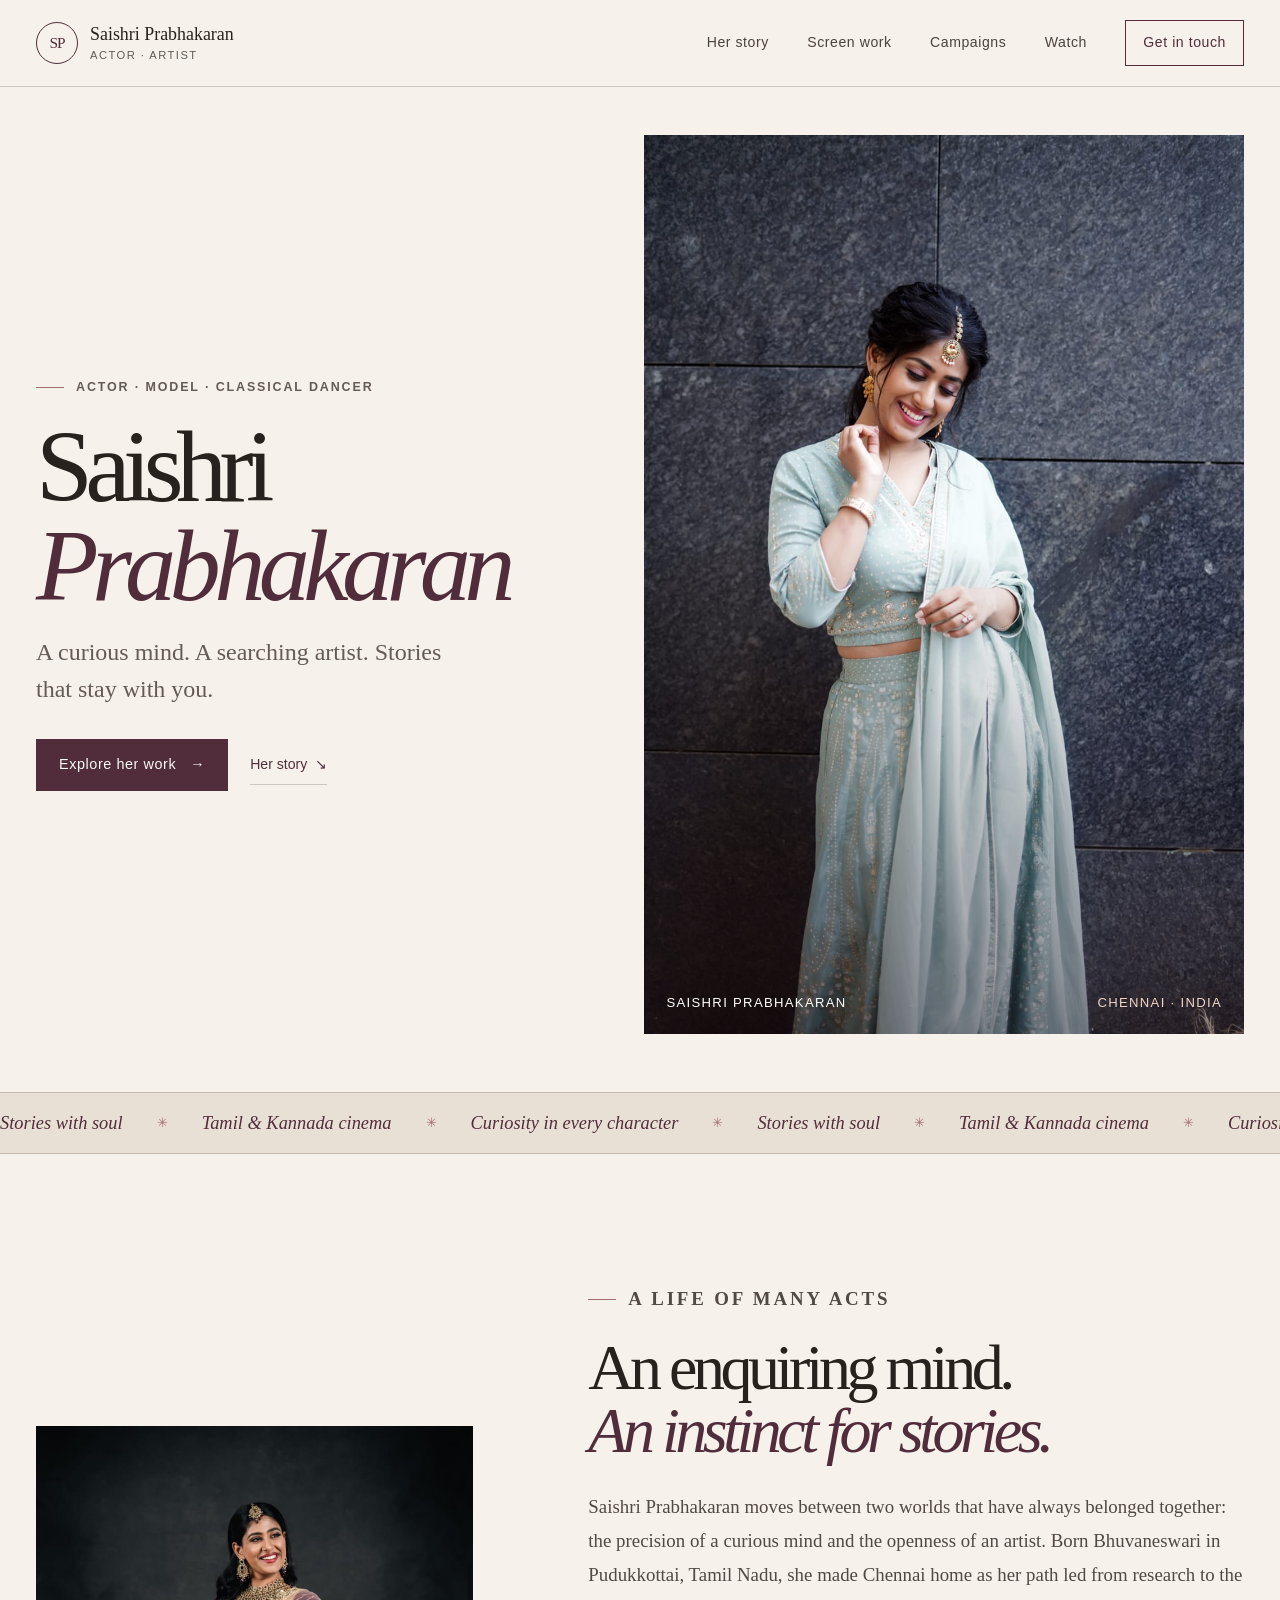
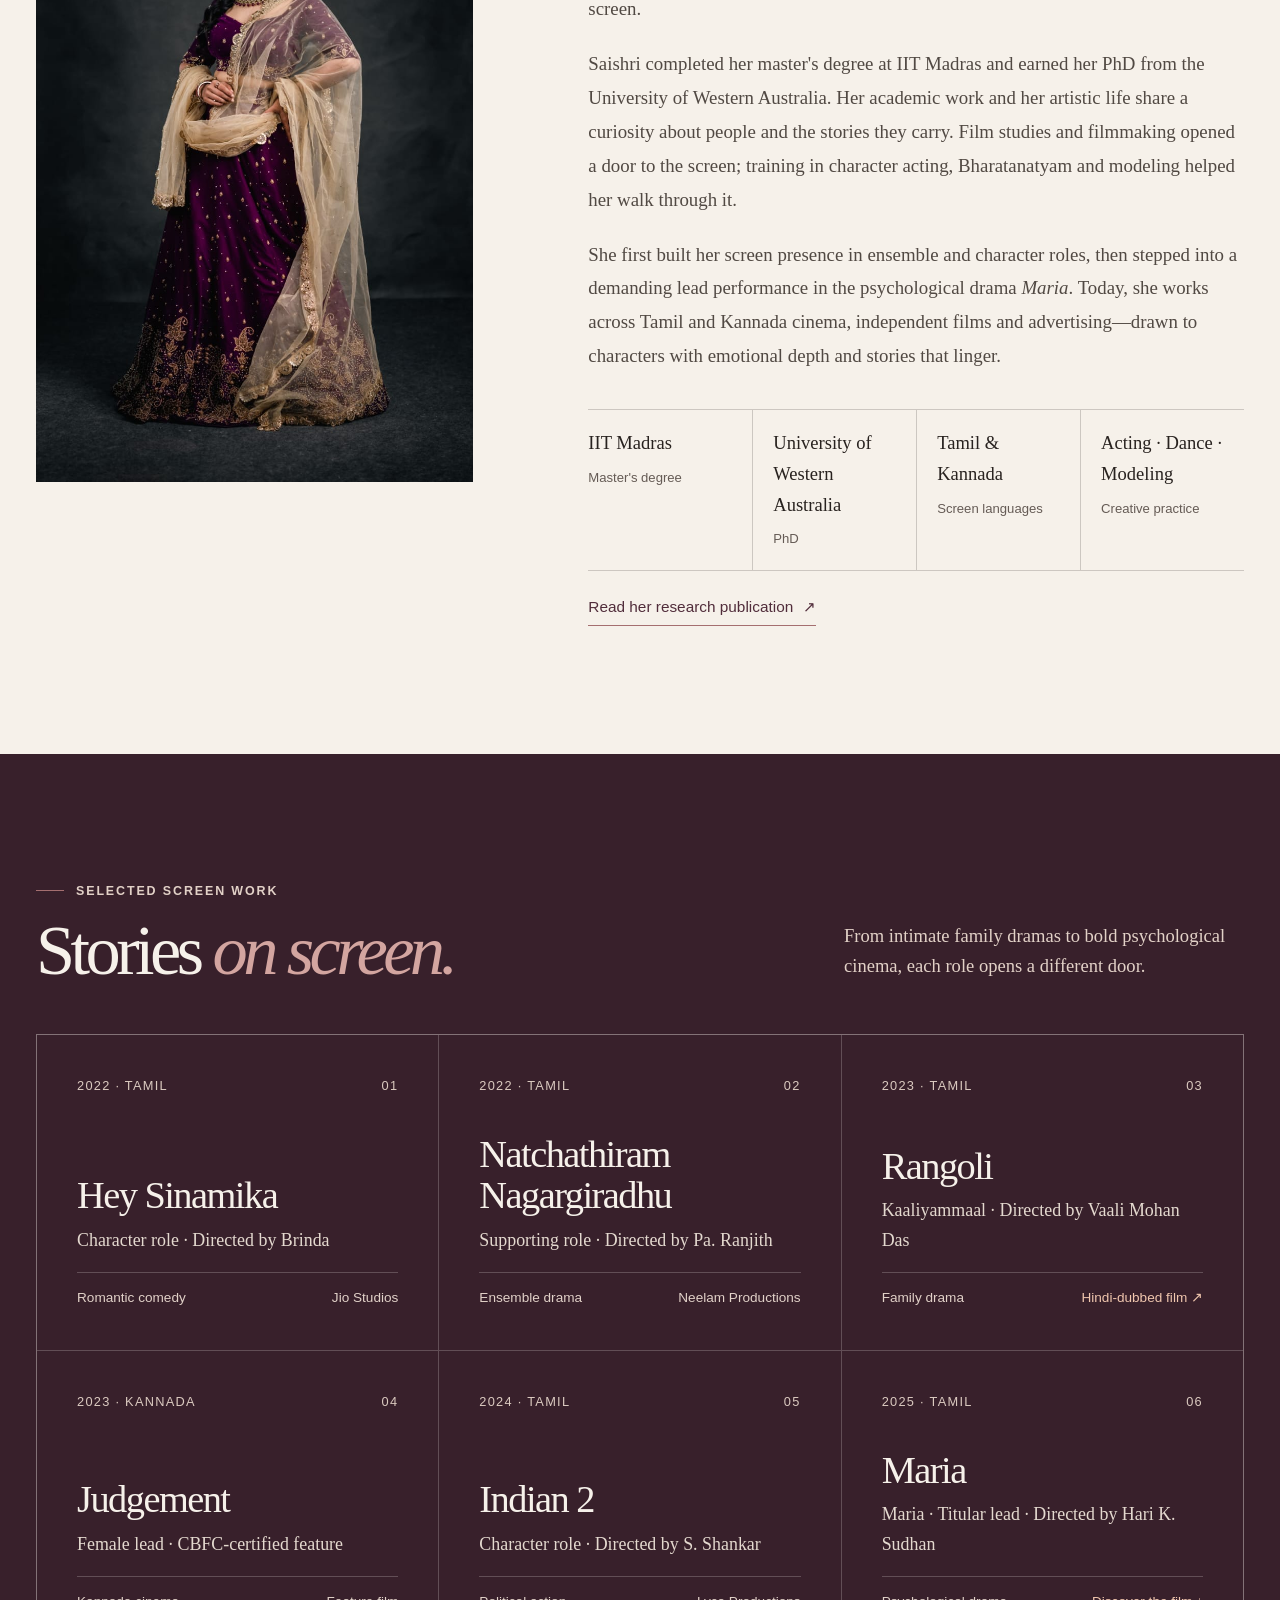
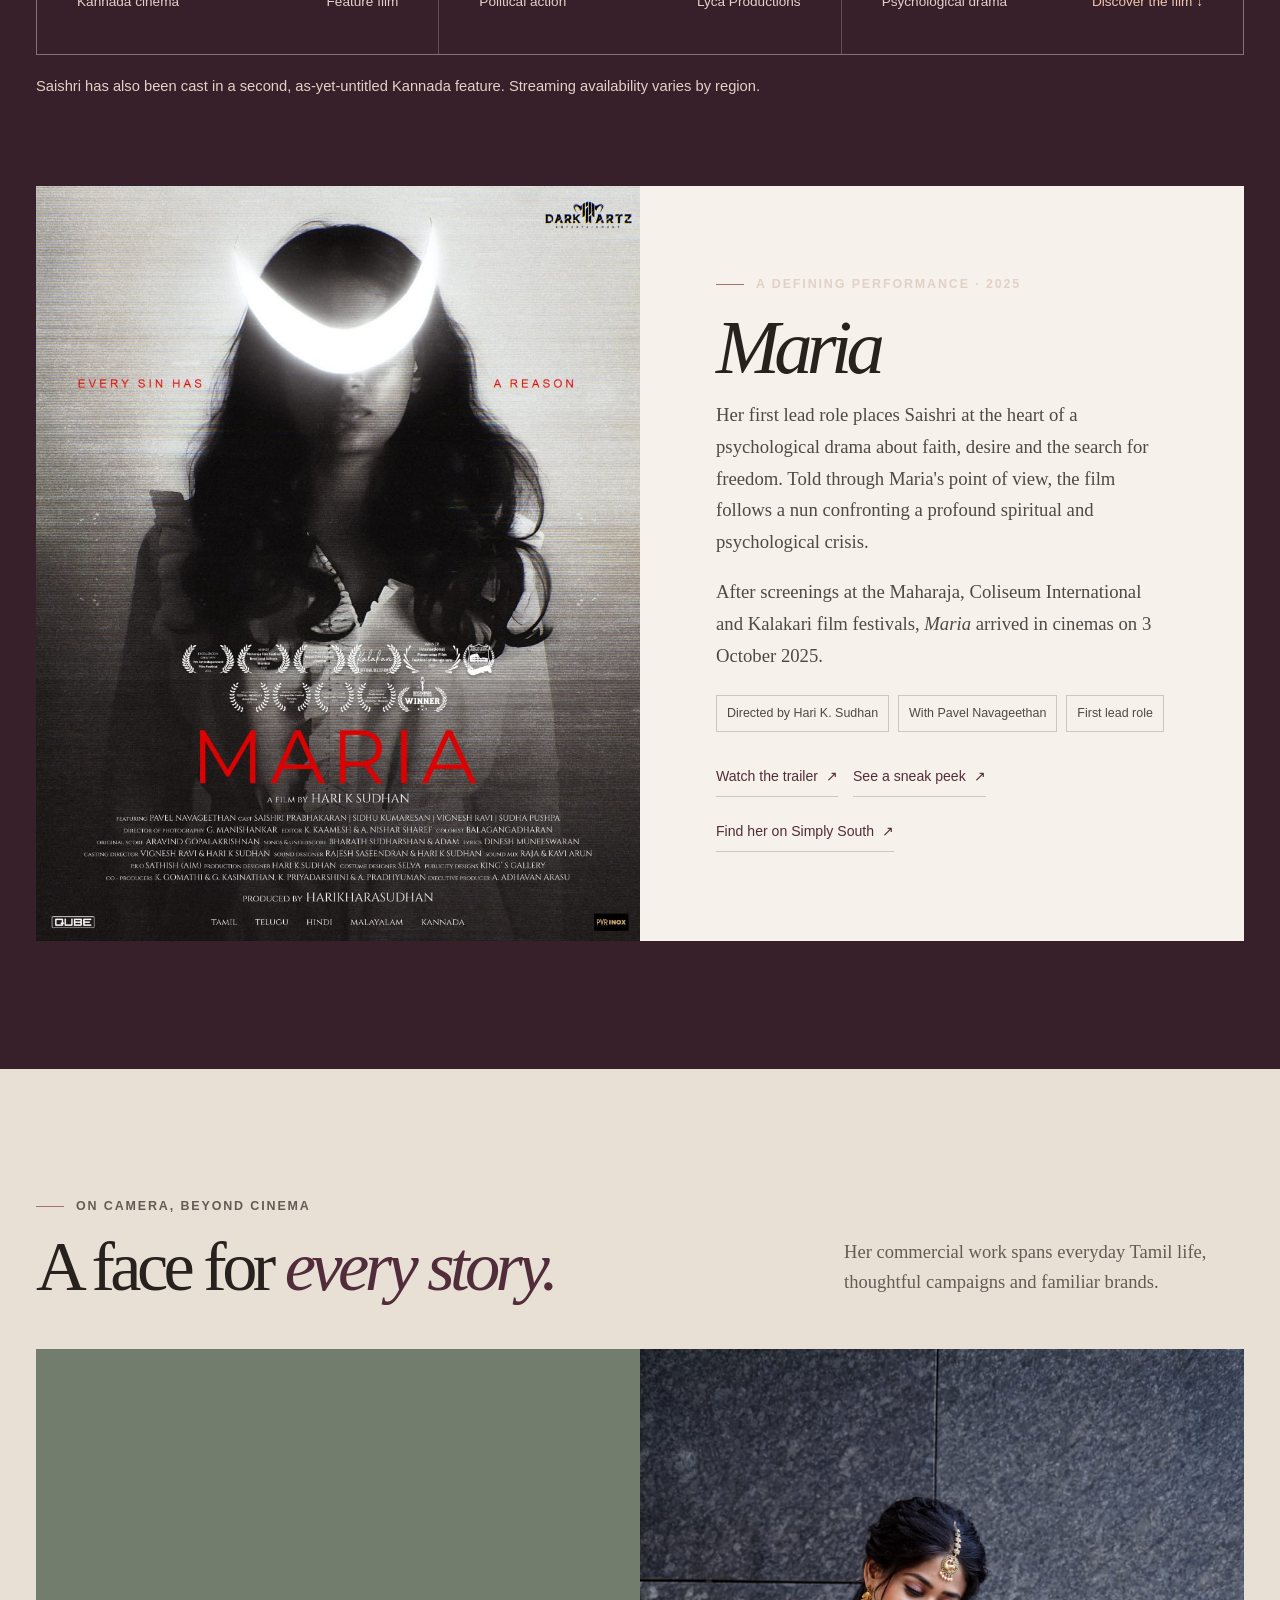
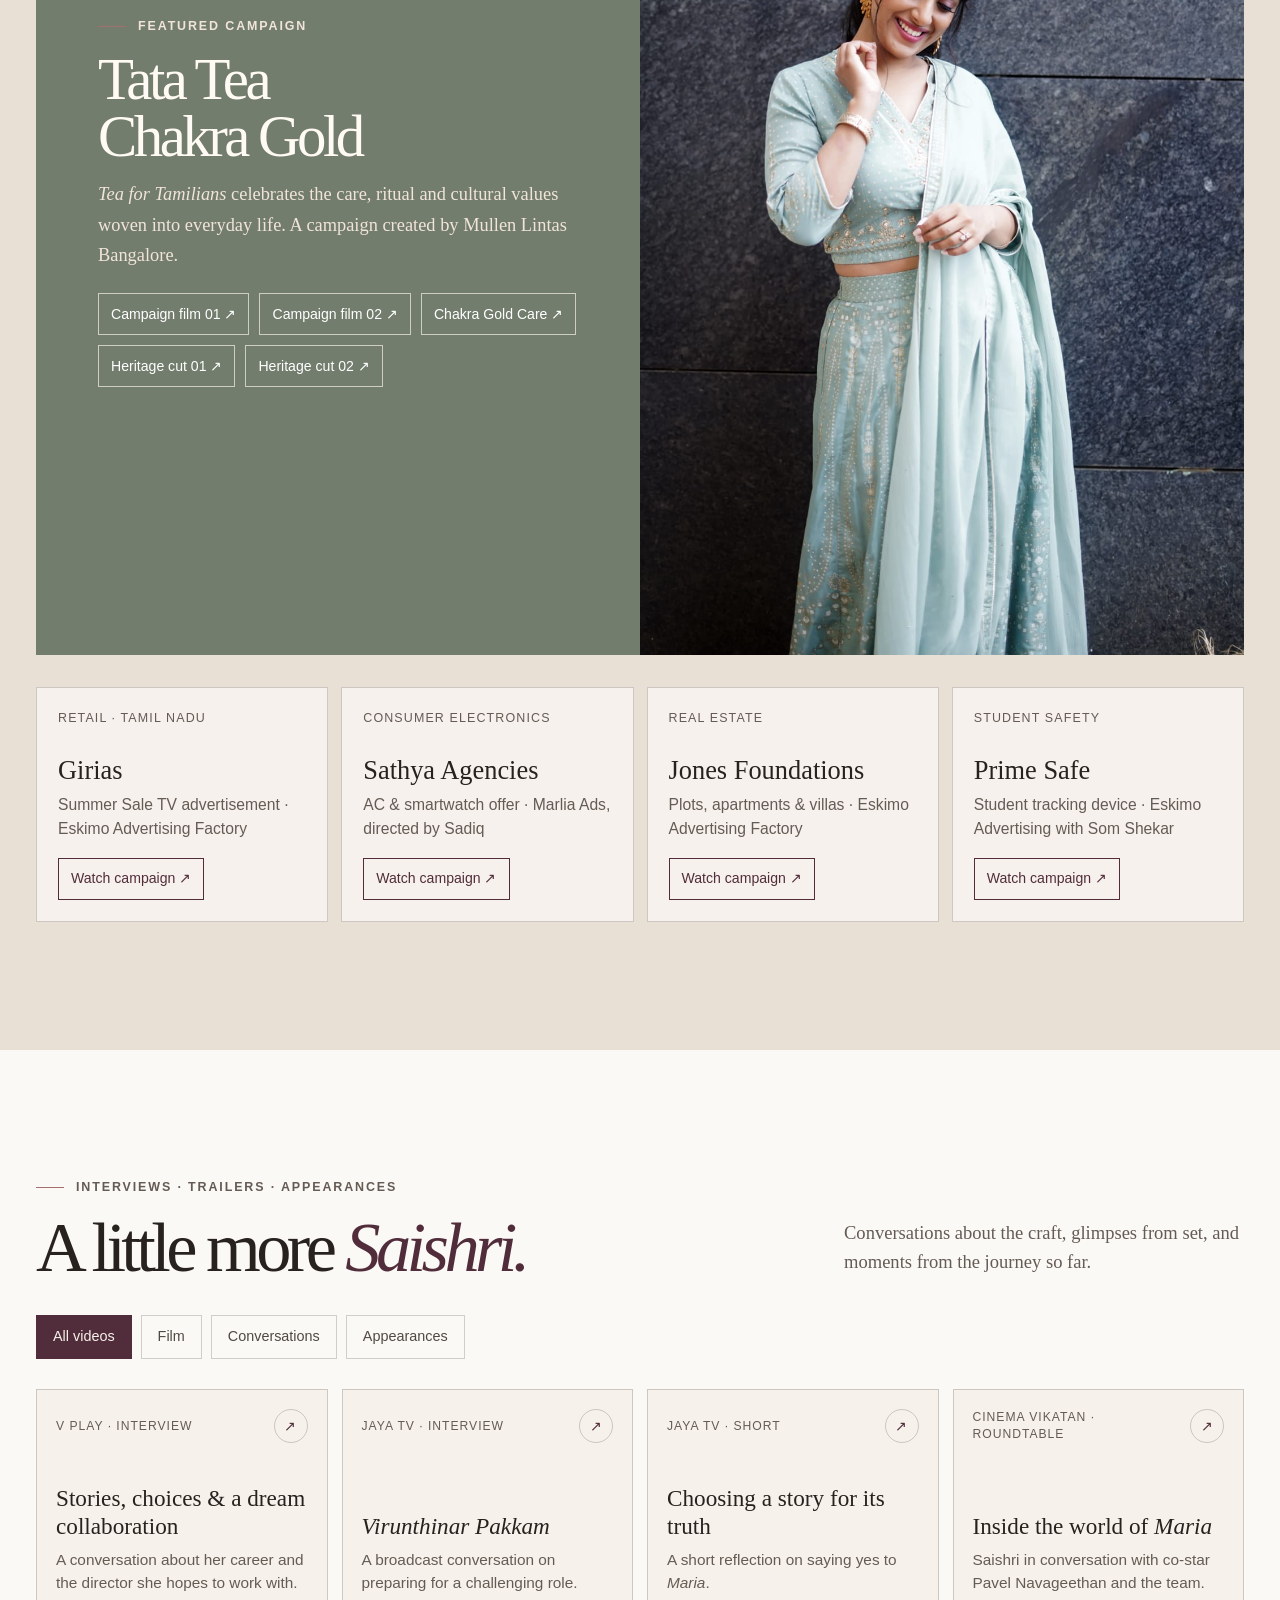
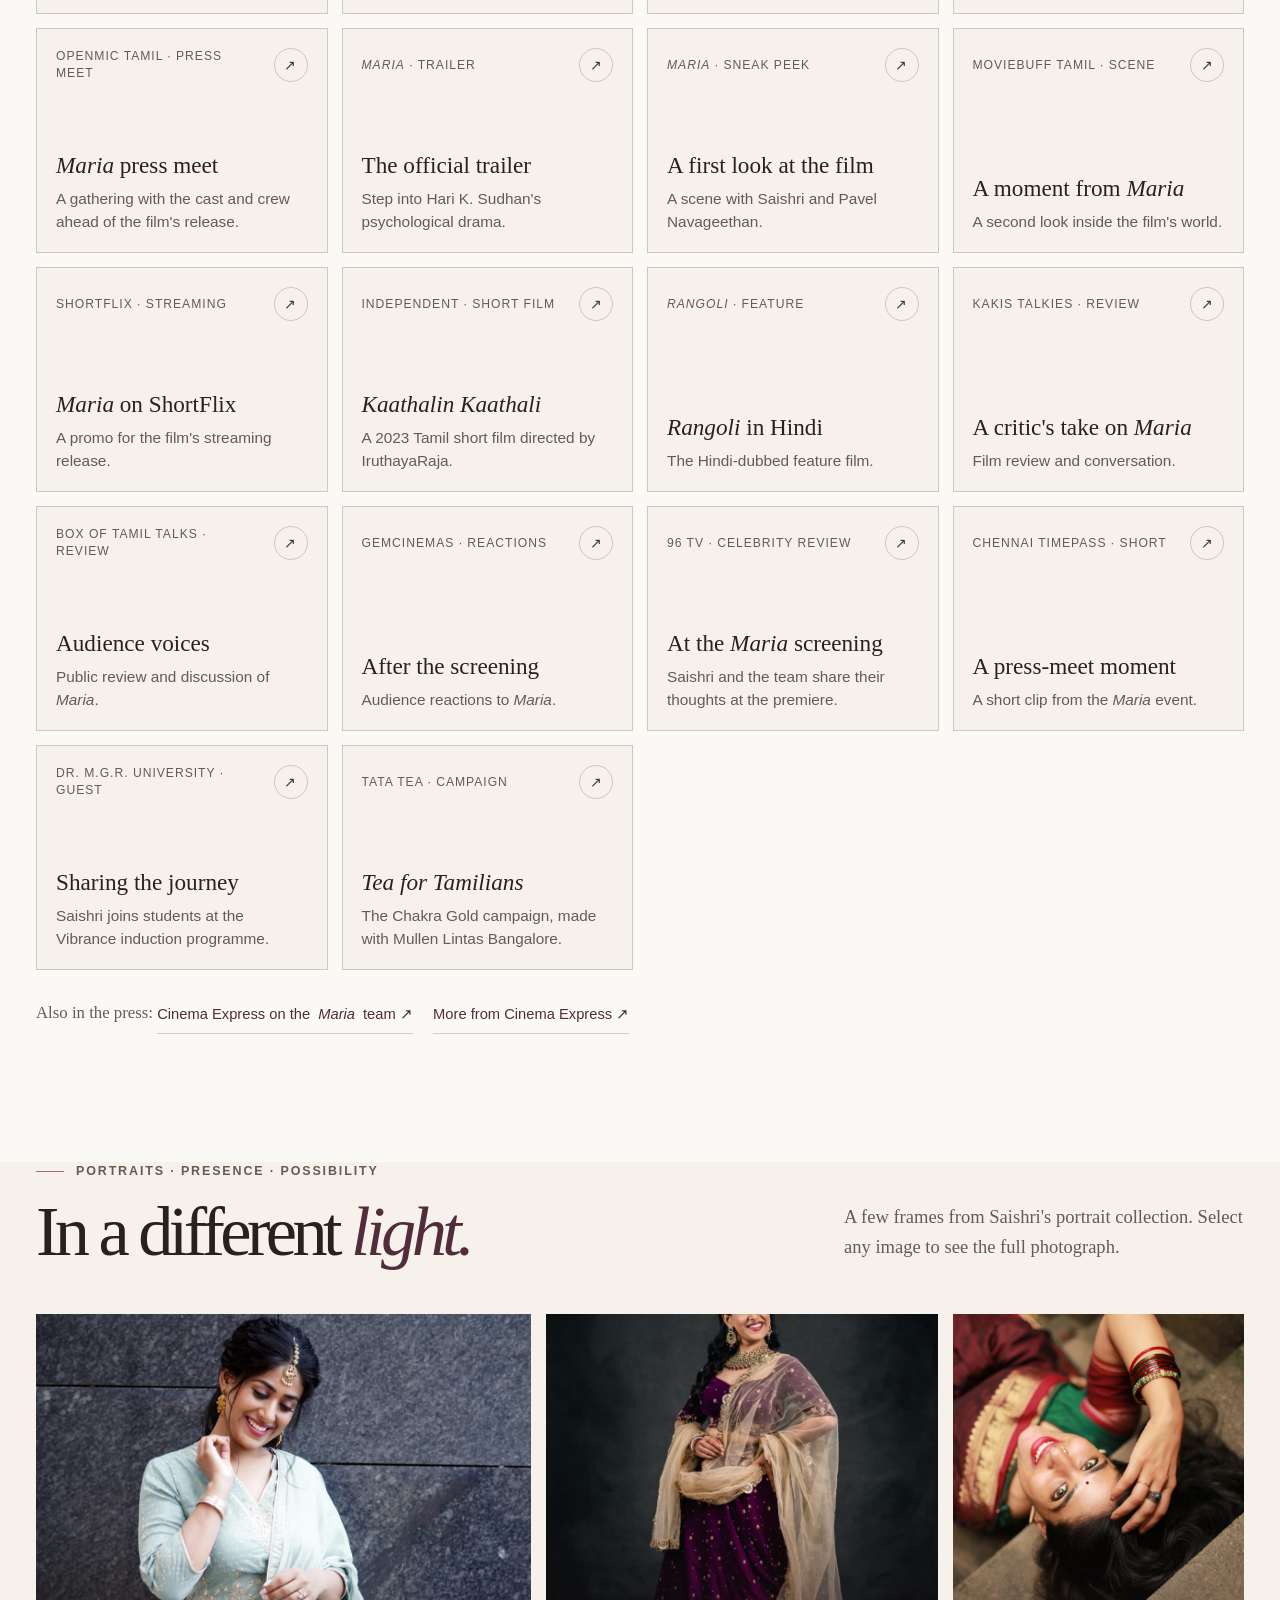
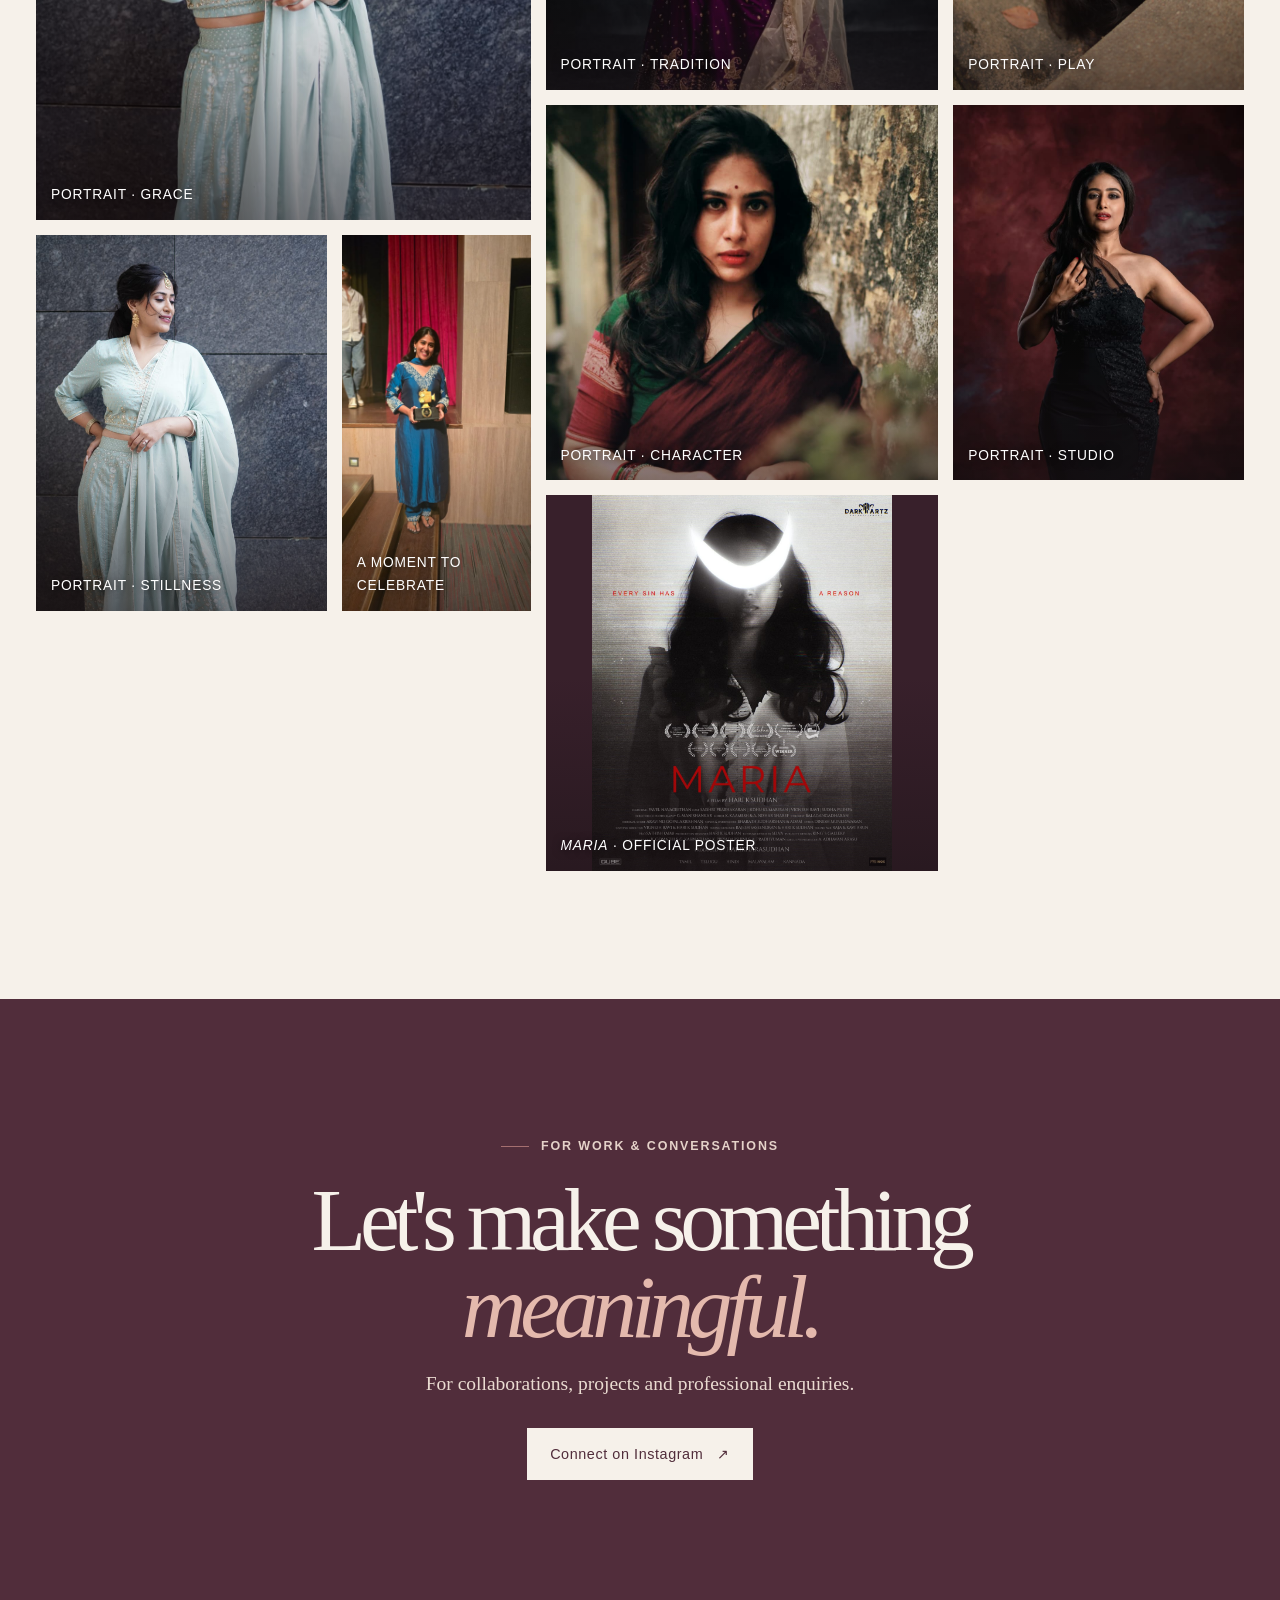
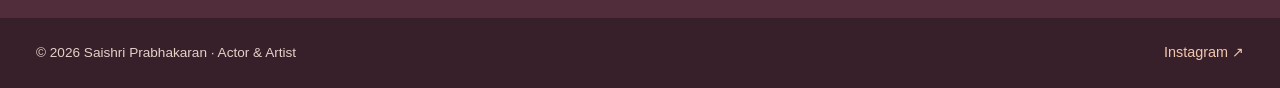
<file: index_portfolio_v3.html>
<!doctype html>
<html lang="en">
<head>
  <meta charset="utf-8">
  <meta name="viewport" content="width=device-width, initial-scale=1">
  <meta name="theme-color" content="#f6f1ea">
  <meta name="description" content="Saishri Prabhakaran — actor, model and classical dancer working across Tamil and Kannada cinema.">
  <title>Saishri Prabhakaran — Actor & Artist</title>
  <style>
    :root {
      color-scheme: light;
      --paper: #f6f1ea;
      --paper-light: #fbf9f5;
      --paper-dark: #e9e0d5;
      --ink: #28221f;
      --muted: #655b55;
      --line: rgba(40, 34, 31, .2);
      --wine: #512d3b;
      --wine-deep: #38202b;
      --rose: #a56f70;
      --sage: #727d6d;
      --serif: "Iowan Old Style", "Palatino Linotype", "Book Antiqua", Georgia, serif;
      --sans: "Helvetica Neue", Helvetica, Arial, sans-serif;
      font-family: var(--sans);
      color: var(--ink);
      background: var(--paper);
      scroll-behavior: smooth;
    }

    *,
    *::before,
    *::after {
      box-sizing: border-box;
    }

    body {
      min-width: 320px;
      margin: 0;
      background: var(--paper);
      font-size: 17px;
      line-height: 1.65;
    }

    img {
      display: block;
      max-width: 100%;
    }

    a {
      color: inherit;
      text-decoration: none;
    }

    button {
      color: inherit;
      font: inherit;
    }

    a:focus-visible,
    button:focus-visible {
      outline: 2px solid var(--rose);
      outline-offset: 4px;
    }

    .shell {
      width: min(100% - 72px, 1320px);
      margin-inline: auto;
    }

    .eyebrow {
      display: flex;
      align-items: center;
      gap: 12px;
      margin: 0;
      color: var(--muted);
      font-size: .78rem;
      font-weight: 600;
      letter-spacing: .15em;
      line-height: 1.5;
      text-transform: uppercase;
    }

    .eyebrow::before {
      width: 28px;
      height: 1px;
      flex: 0 0 28px;
      background: var(--rose);
      content: "";
    }

    .site-header {
      position: relative;
      z-index: 5;
      border-bottom: 1px solid var(--line);
      background: var(--paper);
    }

    .header-inner {
      display: flex;
      min-height: 86px;
      align-items: center;
      justify-content: space-between;
      gap: 28px;
    }

    .brand {
      display: inline-flex;
      align-items: center;
      gap: 12px;
      flex-shrink: 0;
    }

    .brand-mark {
      display: grid;
      width: 42px;
      height: 42px;
      place-items: center;
      border: 1px solid var(--wine);
      border-radius: 50%;
      color: var(--wine);
      font-family: var(--serif);
      font-size: .96rem;
      letter-spacing: -.06em;
    }

    .brand-name {
      font-family: var(--serif);
      font-size: 1.12rem;
      line-height: 1.15;
    }

    .brand-caption {
      display: block;
      margin-top: 4px;
      color: var(--muted);
      font-family: var(--sans);
      font-size: .7rem;
      letter-spacing: .13em;
      text-transform: uppercase;
    }

    .main-nav {
      display: flex;
      align-items: center;
      gap: clamp(20px, 3vw, 42px);
    }

    .main-nav a {
      color: #4c423e;
      font-size: .88rem;
      letter-spacing: .04em;
      transition: color .2s ease;
    }

    .main-nav a:hover {
      color: var(--rose);
    }

    .main-nav .nav-contact {
      padding: 10px 17px;
      border: 1px solid var(--wine);
      color: var(--wine);
    }

    .menu-toggle {
      display: none;
      width: 44px;
      height: 44px;
      padding: 10px;
      border: 1px solid var(--line);
      background: transparent;
      cursor: pointer;
    }

    .menu-toggle span {
      display: block;
      height: 1px;
      margin: 6px 0;
      background: var(--ink);
    }

    .hero {
      display: grid;
      min-height: min(760px, calc(100svh - 86px));
      grid-template-columns: .94fr 1.06fr;
      align-items: stretch;
      gap: clamp(32px, 6vw, 82px);
      padding-block: 48px 58px;
    }

    .hero-copy {
      display: flex;
      flex-direction: column;
      align-items: flex-start;
      justify-content: center;
      padding-block: 34px;
    }

    .hero h1 {
      margin: 25px 0 23px;
      font-family: var(--serif);
      font-size: clamp(4rem, 8vw, 7.4rem);
      font-weight: 400;
      letter-spacing: -.075em;
      line-height: .88;
    }

    .hero h1 span {
      display: block;
      margin-top: 9px;
      color: var(--wine);
      font-style: italic;
      font-weight: 400;
      letter-spacing: -.065em;
    }

    .hero-intro {
      max-width: 440px;
      margin: 0 0 31px;
      color: var(--muted);
      font-family: var(--serif);
      font-size: clamp(1.22rem, 2vw, 1.5rem);
      line-height: 1.55;
    }

    .hero-actions {
      display: flex;
      flex-wrap: wrap;
      align-items: center;
      gap: 22px;
    }

    .button {
      display: inline-flex;
      min-height: 52px;
      align-items: center;
      justify-content: center;
      gap: 14px;
      padding: 0 22px;
      border: 1px solid var(--wine);
      background: var(--wine);
      color: var(--paper-light);
      font-size: .9rem;
      letter-spacing: .04em;
      transition: background .2s ease, color .2s ease, transform .2s ease;
    }

    .button:hover {
      transform: translateY(-2px);
      background: transparent;
      color: var(--wine);
    }

    .text-link {
      display: inline-flex;
      min-height: 40px;
      align-items: center;
      gap: 8px;
      border-bottom: 1px solid var(--line);
      color: var(--wine);
      font-size: .88rem;
    }

    .arrow {
      display: inline-block;
      transition: transform .2s ease;
    }

    a:hover .arrow {
      transform: translateX(4px);
    }

    .hero-portrait {
      position: relative;
      min-height: 560px;
      overflow: hidden;
      background: #39232d;
    }

    .hero-portrait img {
      width: 100%;
      height: 100%;
      min-height: 560px;
      object-fit: cover;
      object-position: center 30%;
    }

    .hero-portrait::after {
      position: absolute;
      inset: 45% 0 0;
      background: linear-gradient(0deg, rgba(37, 20, 28, .42), transparent);
      content: "";
      pointer-events: none;
    }

    .portrait-caption {
      position: absolute;
      z-index: 1;
      right: 22px;
      bottom: 20px;
      left: 22px;
      display: flex;
      align-items: center;
      justify-content: space-between;
      gap: 16px;
      color: white;
      font-size: .82rem;
      letter-spacing: .1em;
      text-transform: uppercase;
    }

    .portrait-caption span:last-child {
      color: #f0d6c6;
    }

    .marquee {
      overflow: hidden;
      border-block: 1px solid var(--line);
      background: var(--paper-dark);
    }

    .marquee-track {
      display: flex;
      width: max-content;
      align-items: center;
      gap: 34px;
      padding: 15px 0;
      color: var(--wine);
      animation: drift 42s linear infinite;
    }

    .marquee-track span {
      font-family: var(--serif);
      font-size: 1.15rem;
      font-style: italic;
      white-space: nowrap;
    }

    .marquee-track .dot {
      color: var(--rose);
      font-size: .8rem;
      font-style: normal;
    }

    @keyframes drift {
      to { transform: translateX(-50%); }
    }

    .section {
      padding-block: clamp(84px, 10vw, 140px);
      scroll-margin-top: 24px;
    }

    .section-heading {
      display: flex;
      align-items: flex-end;
      justify-content: space-between;
      gap: 32px;
      margin-bottom: 48px;
    }

    .section-heading h2 {
      margin: 15px 0 0;
      font-family: var(--serif);
      font-size: clamp(3rem, 5.5vw, 5.4rem);
      font-weight: 400;
      letter-spacing: -.065em;
      line-height: 1;
    }

    .section-heading h2 em {
      color: var(--wine);
      font-weight: 400;
    }

    .section-heading > p {
      max-width: 400px;
      margin: 0 0 5px;
      color: var(--muted);
      font-family: var(--serif);
      font-size: 1.16rem;
      line-height: 1.6;
    }

    .story {
      display: grid;
      grid-template-columns: .8fr 1.2fr;
      align-items: center;
      gap: clamp(48px, 9vw, 128px);
    }

    .story-image {
      position: relative;
      max-width: 500px;
      background: #d6c9bd;
    }

    .story-image img {
      width: 100%;
      max-height: 660px;
      object-fit: cover;
      object-position: center 24%;
    }

    .story-image::after {
      position: absolute;
      right: -14px;
      bottom: -14px;
      z-index: -1;
      width: 72%;
      height: 60%;
      background: var(--paper-dark);
      content: "";
    }

    .story-copy h2 {
      max-width: 560px;
      margin: 19px 0 27px;
      font-family: var(--serif);
      font-size: clamp(2.9rem, 5vw, 5rem);
      font-weight: 400;
      letter-spacing: -.07em;
      line-height: .98;
    }

    .story-copy h2 em {
      color: var(--wine);
      font-weight: 400;
    }

    .story-copy p {
      margin: 0 0 21px;
      color: #514943;
      font-family: var(--serif);
      font-size: 1.18rem;
      line-height: 1.8;
    }

    .detail-grid {
      display: grid;
      grid-template-columns: repeat(4, 1fr);
      margin-top: 36px;
      border-block: 1px solid var(--line);
    }

    .detail {
      padding: 18px 12px 18px 0;
    }

    .detail + .detail {
      padding-left: 20px;
      border-left: 1px solid var(--line);
    }

    .detail strong {
      display: block;
      margin-bottom: 4px;
      font-family: var(--serif);
      font-size: 1.16rem;
      font-weight: 400;
    }

    .detail span {
      color: var(--muted);
      font-size: .82rem;
      line-height: 1.4;
    }

    .research-link {
      display: inline-flex;
      align-items: center;
      gap: 10px;
      margin-top: 23px;
      padding-bottom: 5px;
      border-bottom: 1px solid var(--rose);
      color: var(--wine);
      font-size: .96rem;
    }

    .work-section {
      background: var(--wine-deep);
      color: var(--paper);
    }

    .work-section .eyebrow,
    .work-section .section-heading > p {
      color: #e2d1c7;
    }

    .work-section .section-heading h2 em {
      color: #d3a5a0;
    }

    .film-grid {
      display: grid;
      grid-template-columns: repeat(3, 1fr);
      gap: 1px;
      border: 1px solid rgba(246, 241, 234, .22);
      background: rgba(246, 241, 234, .22);
    }

    .film-card {
      display: flex;
      min-height: 275px;
      flex-direction: column;
      align-items: flex-start;
      padding: clamp(24px, 3.2vw, 40px);
      background: var(--wine-deep);
      transition: background .25s ease;
    }

    .film-card:hover {
      background: #492b38;
    }

    .film-meta {
      display: flex;
      width: 100%;
      justify-content: space-between;
      gap: 12px;
      color: #dbcac0;
      font-size: .8rem;
      letter-spacing: .1em;
      text-transform: uppercase;
    }

    .film-card h3 {
      margin: auto 0 9px;
      padding-top: 38px;
      font-family: var(--serif);
      font-size: clamp(2rem, 3vw, 2.8rem);
      font-weight: 400;
      letter-spacing: -.04em;
      line-height: 1.08;
    }

    .film-card p {
      margin: 0;
      color: #e4d9cf;
      font-family: var(--serif);
      font-size: 1.12rem;
    }

    .film-extra {
      display: flex;
      width: 100%;
      align-items: flex-end;
      justify-content: space-between;
      gap: 14px;
      margin-top: 17px;
      padding-top: 14px;
      border-top: 1px solid rgba(246, 241, 234, .22);
      color: #e1d1c8;
      font-size: .85rem;
    }

    .film-extra a {
      color: #f0c6ae;
    }

    .film-note {
      margin: 19px 0 0;
      color: #e1d1c8;
      font-size: .92rem;
    }

    .maria-feature {
      display: grid;
      grid-template-columns: 1fr 1fr;
      margin-top: 88px;
      background: var(--paper);
      color: var(--ink);
    }

    .maria-image {
      min-height: 520px;
      overflow: hidden;
      background: #2a211f;
    }

    .maria-image img {
      width: 100%;
      height: 100%;
      min-height: 520px;
      object-fit: contain;
    }

    .maria-copy {
      display: flex;
      flex-direction: column;
      align-items: flex-start;
      justify-content: center;
      padding: clamp(34px, 6vw, 76px);
    }

    .maria-copy h3 {
      margin: 18px 0 14px;
      font-family: var(--serif);
      font-size: clamp(3.3rem, 6vw, 6rem);
      font-weight: 400;
      letter-spacing: -.075em;
      line-height: .95;
    }

    .maria-copy > p:not(.eyebrow) {
      max-width: 500px;
      margin: 0 0 18px;
      color: #514943;
      font-family: var(--serif);
      font-size: 1.17rem;
      line-height: 1.7;
    }

    .maria-copy > .maria-release-note {
      font-family: var(--sans);
      font-size: .95rem;
      line-height: 1.6;
    }

    .maria-facts {
      display: flex;
      flex-wrap: wrap;
      gap: 9px;
      margin: 6px 0 25px;
    }

    .maria-facts span {
      padding: 7px 10px;
      border: 1px solid var(--line);
      color: #514943;
      font-size: .78rem;
    }

    .maria-links {
      display: flex;
      flex-wrap: wrap;
      gap: 15px;
    }

    .campaign-section {
      background: var(--paper-dark);
    }

    .campaign-feature {
      display: grid;
      grid-template-columns: 1fr 1fr;
      min-height: 390px;
      margin-bottom: 32px;
      background: var(--sage);
      color: #fffaf3;
    }

    .campaign-copy {
      display: flex;
      flex-direction: column;
      align-items: flex-start;
      justify-content: center;
      padding: clamp(30px, 5vw, 62px);
    }

    .campaign-copy .eyebrow {
      color: #f1e4d8;
    }

    .campaign-copy h3 {
      margin: 15px 0 13px;
      font-family: var(--serif);
      font-size: clamp(2.6rem, 4.6vw, 4.6rem);
      font-weight: 400;
      letter-spacing: -.06em;
      line-height: .98;
    }

    .campaign-copy > p:not(.eyebrow) {
      max-width: 470px;
      margin: 0;
      color: #f1e4d8;
      font-family: var(--serif);
      font-size: 1.15rem;
      line-height: 1.65;
    }

    .campaign-links {
      display: flex;
      flex-wrap: wrap;
      gap: 10px;
      margin-top: 23px;
    }

    .campaign-links a,
    .campaign-card a {
      display: inline-flex;
      min-height: 42px;
      align-items: center;
      gap: 8px;
      padding: 8px 12px;
      border: 1px solid rgba(255, 250, 243, .65);
      color: white;
      font-size: .88rem;
      transition: background .2s ease, color .2s ease;
    }

    .campaign-links a:hover {
      background: #fffaf3;
      color: var(--wine-deep);
    }

    .campaign-image {
      min-height: 390px;
      overflow: hidden;
      background: #37252e;
    }

    .campaign-image img {
      width: 100%;
      height: 100%;
      min-height: 390px;
      object-fit: cover;
      object-position: center 25%;
    }

    .campaign-grid {
      display: grid;
      grid-template-columns: repeat(4, 1fr);
      gap: 13px;
    }

    .campaign-card {
      display: flex;
      min-height: 235px;
      flex-direction: column;
      align-items: flex-start;
      padding: 21px;
      border: 1px solid var(--line);
      background: rgba(251, 249, 245, .72);
    }

    .campaign-card > span {
      color: var(--muted);
      font-size: .78rem;
      letter-spacing: .09em;
      line-height: 1.45;
      text-transform: uppercase;
    }

    .campaign-card h3 {
      margin: auto 0 8px;
      padding-top: 27px;
      font-family: var(--serif);
      font-size: 1.65rem;
      font-weight: 400;
      line-height: 1.14;
    }

    .campaign-card p {
      margin: 0 0 17px;
      color: var(--muted);
      font-size: .98rem;
      line-height: 1.5;
    }

    .campaign-card a {
      margin-top: auto;
      border-color: var(--wine);
      color: var(--wine);
    }

    .campaign-card a:hover {
      background: var(--wine);
      color: var(--paper);
    }

    .media-section {
      background: var(--paper-light);
    }

    .filter-bar {
      display: flex;
      flex-wrap: wrap;
      gap: 9px;
      margin: -15px 0 30px;
    }

    .filter-button {
      min-height: 44px;
      padding: 8px 16px;
      border: 1px solid var(--line);
      background: transparent;
      color: #514943;
      cursor: pointer;
      font-size: .9rem;
      transition: background .2s ease, color .2s ease;
    }

    .filter-button[aria-pressed="true"],
    .filter-button:hover {
      border-color: var(--wine);
      background: var(--wine);
      color: var(--paper);
    }

    .media-grid {
      display: grid;
      grid-template-columns: repeat(4, 1fr);
      gap: 14px;
    }

    .media-card {
      display: flex;
      min-height: 225px;
      flex-direction: column;
      padding: 19px;
      border: 1px solid var(--line);
      background: var(--paper);
      transition: transform .2s ease, border-color .2s ease, background .2s ease;
    }

    .media-card:hover {
      transform: translateY(-3px);
      border-color: var(--rose);
      background: #fff;
    }

    .media-card[hidden] {
      display: none;
    }

    .media-card-top {
      display: flex;
      align-items: center;
      justify-content: space-between;
      gap: 10px;
      color: var(--muted);
      font-size: .76rem;
      letter-spacing: .08em;
      line-height: 1.4;
      text-transform: uppercase;
    }

    .play-mark {
      display: grid;
      width: 34px;
      height: 34px;
      flex: 0 0 34px;
      place-items: center;
      border: 1px solid var(--line);
      border-radius: 50%;
      color: var(--wine);
      font-size: .9rem;
      transition: background .2s ease, color .2s ease;
    }

    .media-card:hover .play-mark {
      background: var(--wine);
      color: white;
    }

    .media-card strong {
      display: block;
      margin: auto 0 7px;
      padding-top: 25px;
      font-family: var(--serif);
      font-size: 1.45rem;
      font-weight: 400;
      line-height: 1.2;
    }

    .media-card small {
      display: block;
      color: var(--muted);
      font-size: .96rem;
      line-height: 1.5;
    }

    .media-outro {
      margin: 24px 0 0;
      color: var(--muted);
      font-family: var(--serif);
      font-size: 1.05rem;
    }

    .media-outro .text-link {
      margin-right: 16px;
      font-family: var(--sans);
      font-size: .92rem;
    }

    .gallery-section {
      padding-top: 0;
    }

    .gallery-grid {
      display: grid;
      grid-template-columns: repeat(12, 1fr);
      grid-auto-rows: 9vw;
      gap: 15px;
    }

    .gallery-item {
      position: relative;
      display: block;
      min-height: 230px;
      overflow: hidden;
      background: var(--paper-dark);
    }

    .gallery-item:nth-child(1) {
      grid-column: span 5;
      grid-row: span 4;
    }

    .gallery-item:nth-child(2) {
      grid-column: span 4;
      grid-row: span 3;
    }

    .gallery-item:nth-child(3) {
      grid-column: span 3;
      grid-row: span 3;
    }

    .gallery-item:nth-child(4) {
      grid-column: span 4;
      grid-row: span 3;
    }

    .gallery-item:nth-child(5) {
      grid-column: span 3;
      grid-row: span 3;
    }

    .gallery-item:nth-child(6) {
      grid-column: span 3;
      grid-row: span 3;
    }

    .gallery-item:nth-child(7) {
      grid-column: span 2;
      grid-row: span 3;
    }

    .gallery-item:nth-child(8),
    .gallery-item:nth-child(9) {
      grid-column: span 4;
      grid-row: span 3;
    }

    .gallery-item.poster img {
      background: var(--wine-deep);
      object-fit: contain;
    }

    .gallery-item img {
      width: 100%;
      height: 100%;
      object-fit: cover;
      transition: transform .6s cubic-bezier(.2, .7, .2, 1);
    }

    .gallery-item:hover img {
      transform: scale(1.035);
    }

    .gallery-item::after {
      position: absolute;
      inset: 48% 0 0;
      background: linear-gradient(0deg, rgba(28, 19, 23, .55), transparent);
      content: "";
      pointer-events: none;
    }

    .gallery-item span {
      position: absolute;
      z-index: 1;
      right: 15px;
      bottom: 13px;
      left: 15px;
      color: white;
      font-size: .86rem;
      letter-spacing: .06em;
      text-shadow: 0 1px 8px rgba(0, 0, 0, .6);
      text-transform: uppercase;
    }

    .contact-section {
      padding-block: clamp(84px, 11vw, 138px);
      background: var(--wine);
      color: var(--paper);
      text-align: center;
    }

    .contact-section .eyebrow {
      justify-content: center;
      color: #e5d2c9;
    }

    .contact-section h2 {
      max-width: 960px;
      margin: 20px auto 17px;
      font-family: var(--serif);
      font-size: clamp(3.3rem, 7vw, 6.6rem);
      font-weight: 400;
      letter-spacing: -.07em;
      line-height: .98;
    }

    .contact-section h2 em {
      color: #e4b9ad;
      font-weight: 400;
    }

    .contact-section > .shell > p:not(.eyebrow) {
      margin: 0 0 28px;
      color: #eadbd1;
      font-family: var(--serif);
      font-size: 1.22rem;
    }

    .contact-section .button {
      border-color: var(--paper);
      background: var(--paper);
      color: var(--wine);
    }

    .contact-section .button:hover {
      background: transparent;
      color: var(--paper);
    }

    .site-footer {
      padding-block: 23px;
      background: var(--wine-deep);
      color: var(--paper);
    }

    .footer-inner {
      display: flex;
      align-items: center;
      justify-content: space-between;
      gap: 18px;
    }

    .footer-inner p {
      margin: 0;
      color: #e2d1c7;
      font-size: .85rem;
    }

    .footer-inner a {
      color: #f0c6ae;
      font-size: .9rem;
    }

    @media (max-width: 1000px) {
      .shell {
        width: min(100% - 48px, 850px);
      }

      .hero {
        min-height: 650px;
        gap: 38px;
      }

      .hero-portrait,
      .hero-portrait img {
        min-height: 500px;
      }

      .film-grid {
        grid-template-columns: repeat(2, 1fr);
      }

      .campaign-grid,
      .media-grid {
        grid-template-columns: repeat(2, 1fr);
      }

      .gallery-grid {
        grid-auto-rows: 12vw;
      }
    }

    @media (max-width: 700px) {
      body {
        font-size: 16px;
      }

      .shell {
        width: min(100% - 36px, 560px);
      }

      .header-inner {
        min-height: 72px;
      }

      .menu-toggle {
        display: block;
      }

      .main-nav {
        position: absolute;
        top: calc(100% + 1px);
        right: 0;
        left: 0;
        display: none;
        align-items: stretch;
        gap: 0;
        padding: 8px 18px 18px;
        border-bottom: 1px solid var(--line);
        background: var(--paper);
      }

      .main-nav.is-open {
        display: flex;
        flex-direction: column;
      }

      .main-nav a {
        padding: 13px 4px;
        border-bottom: 1px solid var(--line);
        font-size: .98rem;
      }

      .main-nav .nav-contact {
        margin-top: 12px;
        text-align: center;
      }

      .hero {
        min-height: 0;
        grid-template-columns: 1fr;
        gap: 26px;
        padding-block: 34px 43px;
      }

      .hero-copy {
        padding-block: 5px;
      }

      .hero h1 {
        margin: 19px 0 14px;
        font-size: clamp(3.8rem, 16vw, 6.3rem);
      }

      .hero-intro {
        margin-bottom: 22px;
        font-size: 1.22rem;
      }

      .hero-portrait,
      .hero-portrait img {
        min-height: 0;
        height: min(125vw, 620px);
      }

      .hero-portrait img {
        object-position: center 26%;
      }

      .section {
        padding-block: 76px;
      }

      .section-heading {
        display: block;
        margin-bottom: 32px;
      }

      .section-heading h2 {
        font-size: clamp(2.8rem, 12vw, 4.2rem);
      }

      .section-heading > p {
        margin-top: 17px;
        font-size: 1.1rem;
      }

      .story {
        grid-template-columns: 1fr;
        gap: 33px;
      }

      .story-image {
        max-width: none;
        margin-right: 12px;
      }

      .story-image img {
        max-height: 650px;
      }

      .story-copy h2 {
        font-size: clamp(2.8rem, 11vw, 4.1rem);
      }

      .story-copy p {
        font-size: 1.12rem;
      }

      .detail-grid {
        grid-template-columns: repeat(2, 1fr);
      }

      .detail {
        padding: 13px 0;
      }

      .detail + .detail {
        padding-left: 0;
        border-left: 0;
      }

      .detail:nth-child(2n) {
        padding-left: 14px;
        border-left: 1px solid var(--line);
      }

      .detail:nth-child(n + 3) {
        border-top: 1px solid var(--line);
      }

      .film-grid {
        grid-template-columns: 1fr;
      }

      .film-card {
        min-height: 238px;
      }

      .maria-feature {
        grid-template-columns: 1fr;
        margin-top: 55px;
      }

      .maria-image,
      .maria-image img {
        min-height: 0;
        height: 112vw;
        max-height: 620px;
      }

      .maria-copy {
        padding: 32px 23px 36px;
      }

      .campaign-feature {
        grid-template-columns: 1fr;
      }

      .campaign-image {
        grid-row: 1;
        min-height: 0;
        height: min(105vw, 510px);
      }

      .campaign-image img {
        min-height: 0;
        height: 100%;
      }

      .campaign-grid,
      .media-grid {
        grid-template-columns: repeat(2, minmax(0, 1fr));
        gap: 9px;
      }

      .campaign-card {
        min-height: 238px;
        padding: 15px;
      }

      .campaign-card h3 {
        font-size: 1.35rem;
      }

      .campaign-card p {
        font-size: .91rem;
      }

      .campaign-card a {
        min-height: 42px;
        padding: 7px 9px;
        font-size: .82rem;
      }

      .media-card {
        min-height: 240px;
        padding: 14px;
      }

      .media-card-top {
        font-size: .8rem;
      }

      .media-card strong {
        font-size: 1.27rem;
      }

      .media-card small {
        font-size: .9rem;
      }

      .gallery-section {
        padding-top: 0;
      }

      .gallery-grid {
        grid-template-columns: repeat(2, minmax(0, 1fr));
        grid-auto-rows: auto;
        gap: 9px;
      }

      .gallery-item,
      .gallery-item:nth-child(n) {
        min-height: 0;
        grid-column: span 1;
        grid-row: span 1;
        aspect-ratio: 3 / 4;
      }

      .gallery-item:nth-child(1),
      .gallery-item:nth-child(5) {
        grid-column: span 2;
        aspect-ratio: 4 / 3;
      }

      .gallery-item span {
        right: 10px;
        bottom: 9px;
        left: 10px;
        font-size: .75rem;
      }

      .contact-section h2 {
        font-size: clamp(3rem, 13vw, 4.6rem);
      }

      .footer-inner {
        align-items: flex-start;
        flex-direction: column;
      }
    }

    @media (prefers-reduced-motion: reduce) {
      *,
      *::before,
      *::after {
        scroll-behavior: auto !important;
        animation-duration: .01ms !important;
        animation-iteration-count: 1 !important;
        transition-duration: .01ms !important;
      }
    }
  </style>
</head>
<body>
  <header class="site-header">
    <div class="shell header-inner">
      <a class="brand" href="#home" aria-label="Saishri Prabhakaran, home">
        <span class="brand-mark" aria-hidden="true">SP</span>
        <span class="brand-name">Saishri Prabhakaran<span class="brand-caption">Actor · Artist</span></span>
      </a>
      <button class="menu-toggle" type="button" aria-label="Open navigation" aria-expanded="false" aria-controls="main-nav">
        <span></span><span></span>
      </button>
      <nav class="main-nav" id="main-nav" aria-label="Main navigation">
        <a href="#story">Her story</a>
        <a href="#work">Screen work</a>
        <a href="#campaigns">Campaigns</a>
        <a href="#media">Watch</a>
        <a class="nav-contact" href="#contact">Get in touch</a>
      </nav>
    </div>
  </header>

  <main>
    <section class="shell hero" id="home" aria-labelledby="hero-title">
      <div class="hero-copy">
        <p class="eyebrow">Actor · Model · Classical dancer</p>
        <h1 id="hero-title">Saishri <span>Prabhakaran</span></h1>
        <p class="hero-intro">A curious mind. A searching artist. Stories that stay with you.</p>
        <div class="hero-actions">
          <a class="button" href="#work">Explore her work <span class="arrow" aria-hidden="true">→</span></a>
          <a class="text-link" href="#story">Her story <span class="arrow" aria-hidden="true">↘</span></a>
        </div>
      </div>
      <div class="hero-portrait">
        <img src="images/30.jpeg" alt="Saishri Prabhakaran smiling in a pale blue traditional outfit">
        <div class="portrait-caption"><span>Saishri Prabhakaran</span><span>Chennai · India</span></div>
      </div>
    </section>

    <div class="marquee" aria-hidden="true">
      <div class="marquee-track">
        <span>Stories with soul</span><span class="dot">✳</span><span>Tamil & Kannada cinema</span><span class="dot">✳</span><span>Curiosity in every character</span><span class="dot">✳</span><span>Stories with soul</span><span class="dot">✳</span><span>Tamil & Kannada cinema</span><span class="dot">✳</span><span>Curiosity in every character</span><span class="dot">✳</span>
      </div>
    </div>

    <section class="shell section" id="story" aria-labelledby="story-title">
      <div class="story">
        <div class="story-image">
          <img src="images/14.jpeg" alt="Saishri Prabhakaran in a traditional plum-coloured ensemble" loading="lazy">
        </div>
        <div class="story-copy">
          <p class="eyebrow">A life of many acts</p>
          <h2 id="story-title">An enquiring mind.<br><em>An instinct for stories.</em></h2>
          <p>Saishri Prabhakaran moves between two worlds that have always belonged together: the precision of a curious mind and the openness of an artist. Born Bhuvaneswari in Pudukkottai, Tamil Nadu, she made Chennai home as her path led from research to the screen.</p>
          <p>Saishri completed her master's degree at IIT Madras and earned her PhD from the University of Western Australia. Her academic work and her artistic life share a curiosity about people and the stories they carry. Film studies and filmmaking opened a door to the screen; training in character acting, Bharatanatyam and modeling helped her walk through it.</p>
          <p>She first built her screen presence in ensemble and character roles, then stepped into a demanding lead performance in the psychological drama <i>Maria</i>. Today, she works across Tamil and Kannada cinema, independent films and advertising—drawn to characters with emotional depth and stories that linger.</p>
          <div class="detail-grid" aria-label="Profile highlights">
            <div class="detail"><strong>IIT Madras</strong><span>Master's degree</span></div>
            <div class="detail"><strong>University of Western Australia</strong><span>PhD</span></div>
            <div class="detail"><strong>Tamil & Kannada</strong><span>Screen languages</span></div>
            <div class="detail"><strong>Acting · Dance · Modeling</strong><span>Creative practice</span></div>
          </div>
          <a class="research-link" href="https://www.sciencedirect.com/science/article/abs/pii/S0924796317302737" target="_blank" rel="noopener noreferrer">Read her research publication <span class="arrow" aria-hidden="true">↗</span></a>
        </div>
      </div>
    </section>

    <section class="work-section section" id="work" aria-labelledby="work-title">
      <div class="shell">
        <div class="section-heading">
          <div>
            <p class="eyebrow">Selected screen work</p>
            <h2 id="work-title">Stories <em>on screen.</em></h2>
          </div>
          <p>From intimate family dramas to bold psychological cinema, each role opens a different door.</p>
        </div>
        <div class="film-grid">
          <article class="film-card">
            <div class="film-meta"><span>2022 · Tamil</span><span>01</span></div>
            <h3>Hey Sinamika</h3>
            <p>Character role · Directed by Brinda</p>
            <div class="film-extra"><span>Romantic comedy</span><span>Jio Studios</span></div>
          </article>
          <article class="film-card">
            <div class="film-meta"><span>2022 · Tamil</span><span>02</span></div>
            <h3>Natchathiram Nagargiradhu</h3>
            <p>Supporting role · Directed by Pa. Ranjith</p>
            <div class="film-extra"><span>Ensemble drama</span><span>Neelam Productions</span></div>
          </article>
          <article class="film-card">
            <div class="film-meta"><span>2023 · Tamil</span><span>03</span></div>
            <h3>Rangoli</h3>
            <p>Kaaliyammaal · Directed by Vaali Mohan Das</p>
            <div class="film-extra"><span>Family drama</span><a href="https://www.youtube.com/watch?v=XblAI2GpJ_k" target="_blank" rel="noopener noreferrer">Hindi-dubbed film ↗</a></div>
          </article>
          <article class="film-card">
            <div class="film-meta"><span>2023 · Kannada</span><span>04</span></div>
            <h3>Judgement</h3>
            <p>Female lead · CBFC-certified feature</p>
            <div class="film-extra"><span>Kannada cinema</span><span>Feature film</span></div>
          </article>
          <article class="film-card">
            <div class="film-meta"><span>2024 · Tamil</span><span>05</span></div>
            <h3>Indian 2</h3>
            <p>Character role · Directed by S. Shankar</p>
            <div class="film-extra"><span>Political action</span><span>Lyca Productions</span></div>
          </article>
          <article class="film-card">
            <div class="film-meta"><span>2025 · Tamil</span><span>06</span></div>
            <h3>Maria</h3>
            <p>Maria · Titular lead · Directed by Hari K. Sudhan</p>
            <div class="film-extra"><span>Psychological drama</span><a href="#maria-feature">Discover the film ↓</a></div>
          </article>
        </div>
        <p class="film-note">Saishri has also been cast in a second, as-yet-untitled Kannada feature. Streaming availability varies by region.</p>

        <article class="maria-feature" id="maria-feature">
          <div class="maria-image">
            <img src="images/maria_movie_poster.jpeg" alt="Official Maria film poster featuring Saishri Prabhakaran, with festival laurels and film credits" loading="lazy">
          </div>
          <div class="maria-copy">
            <p class="eyebrow">A defining performance · 2025</p>
            <h3><i>Maria</i></h3>
            <p>Her first lead role places Saishri at the heart of a psychological drama about faith, desire and the search for freedom. Told through Maria's point of view, the film follows a nun confronting a profound spiritual and psychological crisis.</p>
            <p class="maria-release-note">After screenings at the Maharaja, Coliseum International and Kalakari film festivals, <i>Maria</i> arrived in cinemas on 3 October 2025.</p>
            <div class="maria-facts"><span>Directed by Hari K. Sudhan</span><span>With Pavel Navageethan</span><span>First lead role</span></div>
            <div class="maria-links">
              <a class="text-link" href="https://www.youtube.com/watch?v=cYk5CEiz_aI" target="_blank" rel="noopener noreferrer">Watch the trailer <span class="arrow" aria-hidden="true">↗</span></a>
              <a class="text-link" href="https://www.youtube.com/watch?v=9-Ng2oTnc58" target="_blank" rel="noopener noreferrer">See a sneak peek <span class="arrow" aria-hidden="true">↗</span></a>
              <a class="text-link" href="https://simplysouth.tv/en/star/saishri-prabhakaran" target="_blank" rel="noopener noreferrer">Find her on Simply South <span class="arrow" aria-hidden="true">↗</span></a>
            </div>
          </div>
        </article>
      </div>
    </section>

    <section class="campaign-section section" id="campaigns" aria-labelledby="campaigns-title">
      <div class="shell">
        <div class="section-heading">
          <div>
            <p class="eyebrow">On camera, beyond cinema</p>
            <h2 id="campaigns-title">A face for <em>every story.</em></h2>
          </div>
          <p>Her commercial work spans everyday Tamil life, thoughtful campaigns and familiar brands.</p>
        </div>
        <article class="campaign-feature">
          <div class="campaign-copy">
            <p class="eyebrow">Featured campaign</p>
            <h3>Tata Tea<br>Chakra Gold</h3>
            <p><i>Tea for Tamilians</i> celebrates the care, ritual and cultural values woven into everyday life. A campaign created by Mullen Lintas Bangalore.</p>
            <div class="campaign-links">
              <a href="https://www.youtube.com/watch?v=46JSMgCD-eM" target="_blank" rel="noopener noreferrer">Campaign film 01 ↗</a>
              <a href="https://www.youtube.com/watch?v=o_dPYLzPtkc" target="_blank" rel="noopener noreferrer">Campaign film 02 ↗</a>
              <a href="https://www.youtube.com/watch?v=bgQ8EuxsnNY" target="_blank" rel="noopener noreferrer">Chakra Gold Care ↗</a>
              <a href="https://www.youtube.com/watch?v=_vfPT7hfcVU" target="_blank" rel="noopener noreferrer">Heritage cut 01 ↗</a>
              <a href="https://www.youtube.com/watch?v=PiUWco_75cI" target="_blank" rel="noopener noreferrer">Heritage cut 02 ↗</a>
            </div>
          </div>
          <div class="campaign-image">
            <img src="images/30.jpeg" alt="Saishri Prabhakaran in a pale blue traditional outfit" loading="lazy">
          </div>
        </article>
        <div class="campaign-grid">
          <article class="campaign-card">
            <span>Retail · Tamil Nadu</span>
            <h3>Girias</h3>
            <p>Summer Sale TV advertisement · Eskimo Advertising Factory</p>
            <a href="https://www.youtube.com/watch?v=gNELUYy9n7c" target="_blank" rel="noopener noreferrer">Watch campaign ↗</a>
          </article>
          <article class="campaign-card">
            <span>Consumer electronics</span>
            <h3>Sathya Agencies</h3>
            <p>AC & smartwatch offer · Marlia Ads, directed by Sadiq</p>
            <a href="https://www.youtube.com/watch?v=_X_CrrQ_2Zc" target="_blank" rel="noopener noreferrer">Watch campaign ↗</a>
          </article>
          <article class="campaign-card">
            <span>Real estate</span>
            <h3>Jones Foundations</h3>
            <p>Plots, apartments & villas · Eskimo Advertising Factory</p>
            <a href="https://www.youtube.com/watch?v=iPXn8A2Jh54" target="_blank" rel="noopener noreferrer">Watch campaign ↗</a>
          </article>
          <article class="campaign-card">
            <span>Student safety</span>
            <h3>Prime Safe</h3>
            <p>Student tracking device · Eskimo Advertising with Som Shekar</p>
            <a href="https://www.youtube.com/watch?v=oEoKKhQfYEI" target="_blank" rel="noopener noreferrer">Watch campaign ↗</a>
          </article>
        </div>
      </div>
    </section>

    <section class="media-section section" id="media" aria-labelledby="media-title">
      <div class="shell">
        <div class="section-heading">
          <div>
            <p class="eyebrow">Interviews · trailers · appearances</p>
            <h2 id="media-title">A little more <em>Saishri.</em></h2>
          </div>
          <p>Conversations about the craft, glimpses from set, and moments from the journey so far.</p>
        </div>
        <div class="filter-bar" role="group" aria-label="Filter videos">
          <button class="filter-button" type="button" data-filter="all" aria-pressed="true">All videos</button>
          <button class="filter-button" type="button" data-filter="film" aria-pressed="false">Film</button>
          <button class="filter-button" type="button" data-filter="conversation" aria-pressed="false">Conversations</button>
          <button class="filter-button" type="button" data-filter="appearance" aria-pressed="false">Appearances</button>
        </div>
        <div class="media-grid">
          <a class="media-card" data-category="conversation" href="https://www.youtube.com/watch?v=SEDz-4R92Jw" target="_blank" rel="noopener noreferrer">
            <span class="media-card-top"><span>V Play · Interview</span><span class="play-mark" aria-hidden="true">↗</span></span>
            <strong>Stories, choices & a dream collaboration</strong>
            <small>A conversation about her career and the director she hopes to work with.</small>
          </a>
          <a class="media-card" data-category="conversation" href="https://www.youtube.com/watch?v=JXiMs6t-T0U" target="_blank" rel="noopener noreferrer">
            <span class="media-card-top"><span>Jaya TV · Interview</span><span class="play-mark" aria-hidden="true">↗</span></span>
            <strong><i>Virunthinar Pakkam</i></strong>
            <small>A broadcast conversation on preparing for a challenging role.</small>
          </a>
          <a class="media-card" data-category="conversation" href="https://www.youtube.com/shorts/ajsHDEmCNO0" target="_blank" rel="noopener noreferrer">
            <span class="media-card-top"><span>Jaya TV · Short</span><span class="play-mark" aria-hidden="true">↗</span></span>
            <strong>Choosing a story for its truth</strong>
            <small>A short reflection on saying yes to <i>Maria</i>.</small>
          </a>
          <a class="media-card" data-category="conversation" href="https://www.youtube.com/watch?v=yj_sdSaWfZ8" target="_blank" rel="noopener noreferrer">
            <span class="media-card-top"><span>Cinema Vikatan · Roundtable</span><span class="play-mark" aria-hidden="true">↗</span></span>
            <strong>Inside the world of <i>Maria</i></strong>
            <small>Saishri in conversation with co-star Pavel Navageethan and the team.</small>
          </a>
          <a class="media-card" data-category="conversation" href="https://www.youtube.com/watch?v=gqVLL9m25hE" target="_blank" rel="noopener noreferrer">
            <span class="media-card-top"><span>OpenMic Tamil · Press meet</span><span class="play-mark" aria-hidden="true">↗</span></span>
            <strong><i>Maria</i> press meet</strong>
            <small>A gathering with the cast and crew ahead of the film's release.</small>
          </a>
          <a class="media-card" data-category="film" href="https://www.youtube.com/watch?v=cYk5CEiz_aI" target="_blank" rel="noopener noreferrer">
            <span class="media-card-top"><span><i>Maria</i> · Trailer</span><span class="play-mark" aria-hidden="true">↗</span></span>
            <strong>The official trailer</strong>
            <small>Step into Hari K. Sudhan's psychological drama.</small>
          </a>
          <a class="media-card" data-category="film" href="https://www.youtube.com/watch?v=9-Ng2oTnc58" target="_blank" rel="noopener noreferrer">
            <span class="media-card-top"><span><i>Maria</i> · Sneak peek</span><span class="play-mark" aria-hidden="true">↗</span></span>
            <strong>A first look at the film</strong>
            <small>A scene with Saishri and Pavel Navageethan.</small>
          </a>
          <a class="media-card" data-category="film" href="https://www.youtube.com/watch?v=HS3U2fm8mmc" target="_blank" rel="noopener noreferrer">
            <span class="media-card-top"><span>Moviebuff Tamil · Scene</span><span class="play-mark" aria-hidden="true">↗</span></span>
            <strong>A moment from <i>Maria</i></strong>
            <small>A second look inside the film's world.</small>
          </a>
          <a class="media-card" data-category="film" href="https://www.youtube.com/watch?v=JOGDoyPC_RA" target="_blank" rel="noopener noreferrer">
            <span class="media-card-top"><span>ShortFlix · Streaming</span><span class="play-mark" aria-hidden="true">↗</span></span>
            <strong><i>Maria</i> on ShortFlix</strong>
            <small>A promo for the film's streaming release.</small>
          </a>
          <a class="media-card" data-category="film" href="https://www.youtube.com/watch?v=qEUqhmGwfIs" target="_blank" rel="noopener noreferrer">
            <span class="media-card-top"><span>Independent · Short film</span><span class="play-mark" aria-hidden="true">↗</span></span>
            <strong><i>Kaathalin Kaathali</i></strong>
            <small>A 2023 Tamil short film directed by IruthayaRaja.</small>
          </a>
          <a class="media-card" data-category="film" href="https://www.youtube.com/watch?v=XblAI2GpJ_k" target="_blank" rel="noopener noreferrer">
            <span class="media-card-top"><span><i>Rangoli</i> · Feature</span><span class="play-mark" aria-hidden="true">↗</span></span>
            <strong><i>Rangoli</i> in Hindi</strong>
            <small>The Hindi-dubbed feature film.</small>
          </a>
          <a class="media-card" data-category="conversation" href="https://www.youtube.com/watch?v=WG6pl0I-vtU" target="_blank" rel="noopener noreferrer">
            <span class="media-card-top"><span>KaKis Talkies · Review</span><span class="play-mark" aria-hidden="true">↗</span></span>
            <strong>A critic's take on <i>Maria</i></strong>
            <small>Film review and conversation.</small>
          </a>
          <a class="media-card" data-category="conversation" href="https://www.youtube.com/watch?v=N-d8TCWQ250" target="_blank" rel="noopener noreferrer">
            <span class="media-card-top"><span>Box of Tamil Talks · Review</span><span class="play-mark" aria-hidden="true">↗</span></span>
            <strong>Audience voices</strong>
            <small>Public review and discussion of <i>Maria</i>.</small>
          </a>
          <a class="media-card" data-category="conversation" href="https://www.youtube.com/watch?v=Jckbhs8m-rY" target="_blank" rel="noopener noreferrer">
            <span class="media-card-top"><span>GemCinemas · Reactions</span><span class="play-mark" aria-hidden="true">↗</span></span>
            <strong>After the screening</strong>
            <small>Audience reactions to <i>Maria</i>.</small>
          </a>
          <a class="media-card" data-category="conversation" href="https://www.youtube.com/watch?v=alGLuwVd4TM" target="_blank" rel="noopener noreferrer">
            <span class="media-card-top"><span>96 TV · Celebrity review</span><span class="play-mark" aria-hidden="true">↗</span></span>
            <strong>At the <i>Maria</i> screening</strong>
            <small>Saishri and the team share their thoughts at the premiere.</small>
          </a>
          <a class="media-card" data-category="appearance" href="https://www.youtube.com/shorts/-14Z5Ydl6Bc" target="_blank" rel="noopener noreferrer">
            <span class="media-card-top"><span>Chennai Timepass · Short</span><span class="play-mark" aria-hidden="true">↗</span></span>
            <strong>A press-meet moment</strong>
            <small>A short clip from the <i>Maria</i> event.</small>
          </a>
          <a class="media-card" data-category="appearance" href="https://www.youtube.com/shorts/uUMNcIGLsAI" target="_blank" rel="noopener noreferrer">
            <span class="media-card-top"><span>Dr. M.G.R. University · Guest</span><span class="play-mark" aria-hidden="true">↗</span></span>
            <strong>Sharing the journey</strong>
            <small>Saishri joins students at the Vibrance induction programme.</small>
          </a>
          <a class="media-card" data-category="film" href="https://www.youtube.com/watch?v=46JSMgCD-eM" target="_blank" rel="noopener noreferrer">
            <span class="media-card-top"><span>Tata Tea · Campaign</span><span class="play-mark" aria-hidden="true">↗</span></span>
            <strong><i>Tea for Tamilians</i></strong>
            <small>The Chakra Gold campaign, made with Mullen Lintas Bangalore.</small>
          </a>
        </div>
        <p class="media-outro">Also in the press: <a class="text-link" href="https://www.cinemaexpress.com/tamil/videos/2025/Oct/01/maria-team-interview-pavel-navageethan-saishri-prabhakaran-hari-k-sudhan" target="_blank" rel="noopener noreferrer">Cinema Express on the <i>Maria</i> team ↗</a> <a class="text-link" href="https://www.cinemaexpress.com/topic/saishri-prabhakaran" target="_blank" rel="noopener noreferrer">More from Cinema Express ↗</a></p>
      </div>
    </section>

    <section class="shell section gallery-section" aria-labelledby="gallery-title">
      <div class="section-heading">
        <div>
          <p class="eyebrow">Portraits · presence · possibility</p>
          <h2 id="gallery-title">In a different <em>light.</em></h2>
        </div>
        <p>A few frames from Saishri's portrait collection. Select any image to see the full photograph.</p>
      </div>
      <div class="gallery-grid">
        <a class="gallery-item" href="images/30.jpeg" target="_blank" rel="noopener" aria-label="Open smiling portrait of Saishri in pale blue">
          <img src="images/30.jpeg" alt="Saishri Prabhakaran smiling in a pale blue traditional outfit" loading="lazy">
          <span>Portrait · Grace</span>
        </a>
        <a class="gallery-item" href="images/14.jpeg" target="_blank" rel="noopener" aria-label="Open portrait of Saishri in a plum outfit">
          <img src="images/14.jpeg" alt="Saishri Prabhakaran in a plum and gold traditional outfit" loading="lazy">
          <span>Portrait · Tradition</span>
        </a>
        <a class="gallery-item" href="images/23.jpeg" target="_blank" rel="noopener" aria-label="Open relaxed portrait of Saishri">
          <img src="images/23.jpeg" alt="A relaxed, playful portrait of Saishri in a traditional sari" loading="lazy">
          <span>Portrait · Play</span>
        </a>
        <a class="gallery-item" href="images/25.jpeg" target="_blank" rel="noopener" aria-label="Open character portrait of Saishri">
          <img src="images/25.jpeg" alt="Saishri Prabhakaran in a dramatic character portrait by a stone wall" loading="lazy">
          <span>Portrait · Character</span>
        </a>
        <a class="gallery-item" href="images/4.jpeg" target="_blank" rel="noopener" aria-label="Open studio portrait of Saishri in a black gown">
          <img src="images/4.jpeg" alt="Saishri Prabhakaran in a black evening gown against a burgundy backdrop" loading="lazy">
          <span>Portrait · Studio</span>
        </a>
        <a class="gallery-item" href="images/29.jpeg" target="_blank" rel="noopener" aria-label="Open portrait of Saishri in a pale blue outfit">
          <img src="images/29.jpeg" alt="Saishri Prabhakaran in a pale blue embroidered outfit" loading="lazy">
          <span>Portrait · Stillness</span>
        </a>
        <a class="gallery-item" href="images/award_reception.jpeg" target="_blank" rel="noopener" aria-label="Open photograph of Saishri at an award reception">
          <img src="images/award_reception.jpeg" alt="Saishri Prabhakaran holding an award at a reception" loading="lazy">
          <span>A moment to celebrate</span>
        </a>
        <a class="gallery-item poster" href="images/maria_movie_poster.jpeg" target="_blank" rel="noopener" aria-label="Open the Maria film poster">
          <img src="images/maria_movie_poster.jpeg" alt="Maria official film poster" loading="lazy">
          <span><i>Maria</i> · Official poster</span>
        </a>
      </div>
    </section>

    <section class="contact-section" id="contact" aria-labelledby="contact-title">
      <div class="shell">
        <p class="eyebrow">For work & conversations</p>
        <h2 id="contact-title">Let's make something <em>meaningful.</em></h2>
        <p>For collaborations, projects and professional enquiries.</p>
        <a class="button" href="https://www.instagram.com/saishriprabhakaran/" target="_blank" rel="noopener noreferrer">Connect on Instagram <span class="arrow" aria-hidden="true">↗</span></a>
      </div>
    </section>
  </main>

  <footer class="site-footer">
    <div class="shell footer-inner">
      <p>© <span id="year">2026</span> Saishri Prabhakaran · Actor & Artist</p>
      <a href="https://www.instagram.com/saishriprabhakaran/" target="_blank" rel="noopener noreferrer">Instagram ↗</a>
    </div>
  </footer>

  <script>
    const menuToggle = document.querySelector(".menu-toggle");
    const mainNav = document.querySelector(".main-nav");

    menuToggle.addEventListener("click", () => {
      const isOpen = menuToggle.getAttribute("aria-expanded") === "true";
      menuToggle.setAttribute("aria-expanded", String(!isOpen));
      menuToggle.setAttribute("aria-label", isOpen ? "Open navigation" : "Close navigation");
      mainNav.classList.toggle("is-open", !isOpen);
    });

    mainNav.addEventListener("click", (event) => {
      if (event.target.closest("a")) {
        mainNav.classList.remove("is-open");
        menuToggle.setAttribute("aria-expanded", "false");
        menuToggle.setAttribute("aria-label", "Open navigation");
      }
    });

    document.querySelectorAll(".filter-button").forEach((filterButton) => {
      filterButton.addEventListener("click", () => {
        const filter = filterButton.dataset.filter;
        document.querySelectorAll(".filter-button").forEach((button) => {
          button.setAttribute("aria-pressed", String(button === filterButton));
        });
        document.querySelectorAll(".media-card").forEach((card) => {
          card.hidden = filter !== "all" && card.dataset.category !== filter;
        });
      });
    });

    document.querySelector("#year").textContent = String(new Date().getFullYear());
  </script>
</body>
</html>
</file>
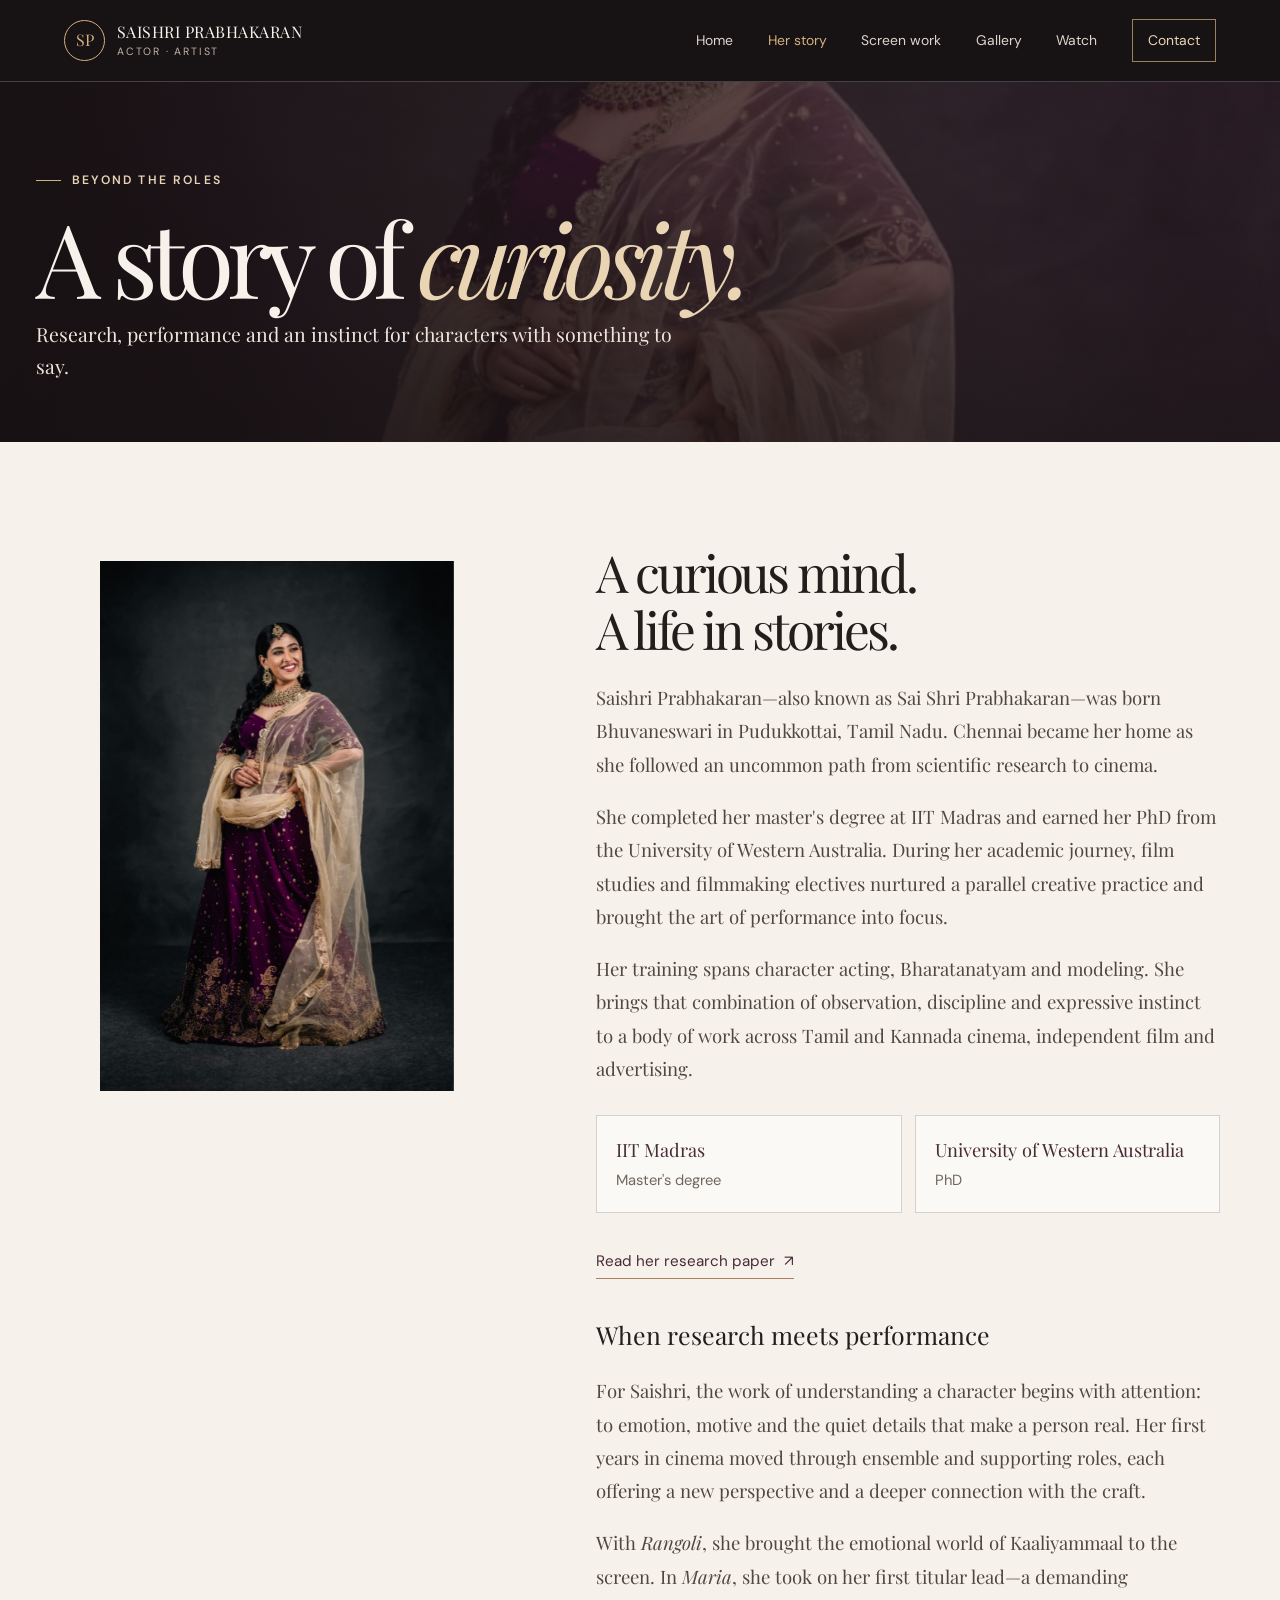
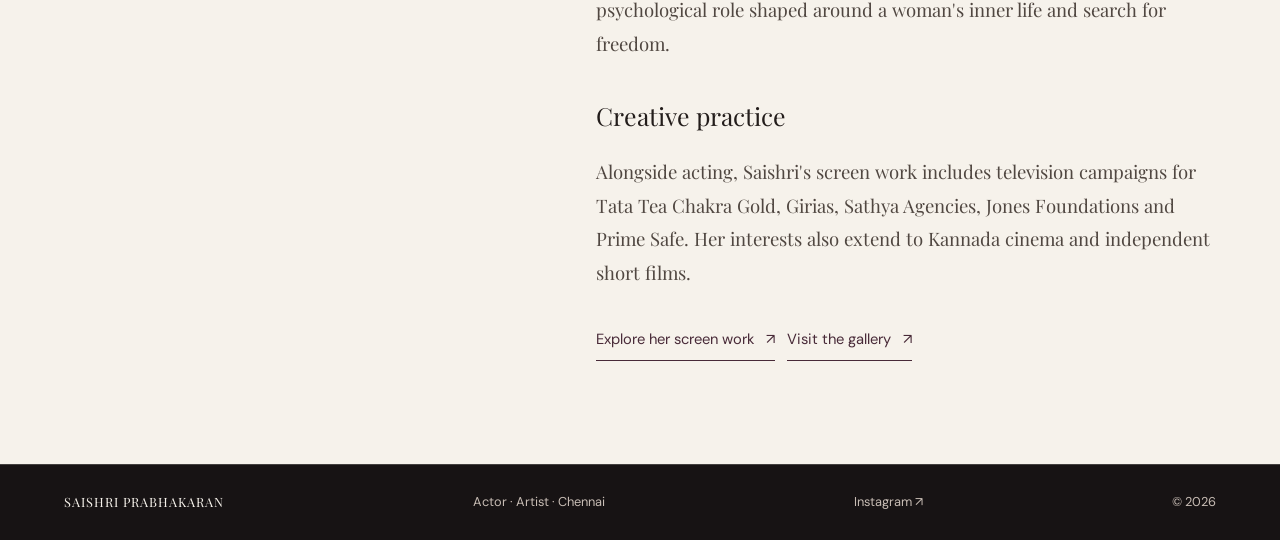
<file: story.html>
<!doctype html>
<html lang="en">
<head>
  <meta charset="utf-8">
  <meta name="viewport" content="width=device-width, initial-scale=1">
  <meta name="theme-color" content="#171314">
  <meta name="description" content="Meet Saishri Prabhakaran: actor, researcher, model and classical dancer.">
  <title>Her Story — Saishri Prabhakaran</title>
  <link rel="stylesheet" href="assets/site.css">
</head>
<body>
  <header class="site-header">
    <a class="wordmark" href="index.html" aria-label="Saishri Prabhakaran home"><span class="wordmark-monogram">SP</span><span class="wordmark-text">SAISHRI PRABHAKARAN<span>ACTOR · ARTIST</span></span></a>
    <button class="menu-toggle" type="button" aria-label="Open navigation" aria-expanded="false" aria-controls="site-nav"><span></span><span></span></button>
    <nav class="site-nav" id="site-nav" aria-label="Main navigation">
      <a href="index.html">Home</a><a href="story.html" aria-current="page">Her story</a><a href="films.html">Screen work</a><a href="gallery.html">Gallery</a><a href="watch.html">Watch</a><a class="nav-contact" href="contact.html">Contact</a>
    </nav>
  </header>
  <main>
    <section class="page-banner" style="--banner-image: url('../images/14.jpeg')">
      <div class="page-banner-content">
        <p class="eyebrow">Beyond the roles</p>
        <h1>A story of <em>curiosity.</em></h1>
        <p>Research, performance and an instinct for characters with something to say.</p>
      </div>
    </section>
    <section class="page-content">
      <div class="content-shell story-layout">
        <figure class="story-photo"><img src="images/14.jpeg" alt="Saishri Prabhakaran in a plum and gold traditional ensemble"></figure>
        <div class="story-text">
          <h2>A curious mind.<br>A life in stories.</h2>
          <p>Saishri Prabhakaran—also known as Sai Shri Prabhakaran—was born Bhuvaneswari in Pudukkottai, Tamil Nadu. Chennai became her home as she followed an uncommon path from scientific research to cinema.</p>
          <p>She completed her master's degree at IIT Madras and earned her PhD from the University of Western Australia. During her academic journey, film studies and filmmaking electives nurtured a parallel creative practice and brought the art of performance into focus.</p>
          <p>Her training spans character acting, Bharatanatyam and modeling. She brings that combination of observation, discipline and expressive instinct to a body of work across Tamil and Kannada cinema, independent film and advertising.</p>
          <div class="study-grid">
            <div class="study-card"><strong>IIT Madras</strong><span>Master's degree</span></div>
            <div class="study-card"><strong>University of Western Australia</strong><span>PhD</span></div>
          </div>
          <a class="research-link" href="https://www.sciencedirect.com/science/article/abs/pii/S0924796317302737" target="_blank" rel="noopener noreferrer">Read her research paper <span aria-hidden="true">↗</span></a>
          <h3>When research meets performance</h3>
          <p>For Saishri, the work of understanding a character begins with attention: to emotion, motive and the quiet details that make a person real. Her first years in cinema moved through ensemble and supporting roles, each offering a new perspective and a deeper connection with the craft.</p>
          <p>With <i>Rangoli</i>, she brought the emotional world of Kaaliyammaal to the screen. In <i>Maria</i>, she took on her first titular lead—a demanding psychological role shaped around a woman's inner life and search for freedom.</p>
          <h3>Creative practice</h3>
          <p>Alongside acting, Saishri's screen work includes television campaigns for Tata Tea Chakra Gold, Girias, Sathya Agencies, Jones Foundations and Prime Safe. Her interests also extend to Kannada cinema and independent short films.</p>
          <div class="page-links"><a class="arrow-link" href="films.html">Explore her screen work <span aria-hidden="true">↗</span></a><a class="arrow-link" href="gallery.html">Visit the gallery <span aria-hidden="true">↗</span></a></div>
        </div>
      </div>
    </section>
  </main>
  <footer class="site-footer"><a class="footer-brand" href="index.html">SAISHRI PRABHAKARAN</a><span>Actor · Artist · Chennai</span><a href="https://www.instagram.com/saishriprabhakaran/" target="_blank" rel="noopener noreferrer">Instagram ↗</a><span>© <span data-year>2026</span></span></footer>
  <script src="assets/site.js"></script>
</body>
</html>
</file>
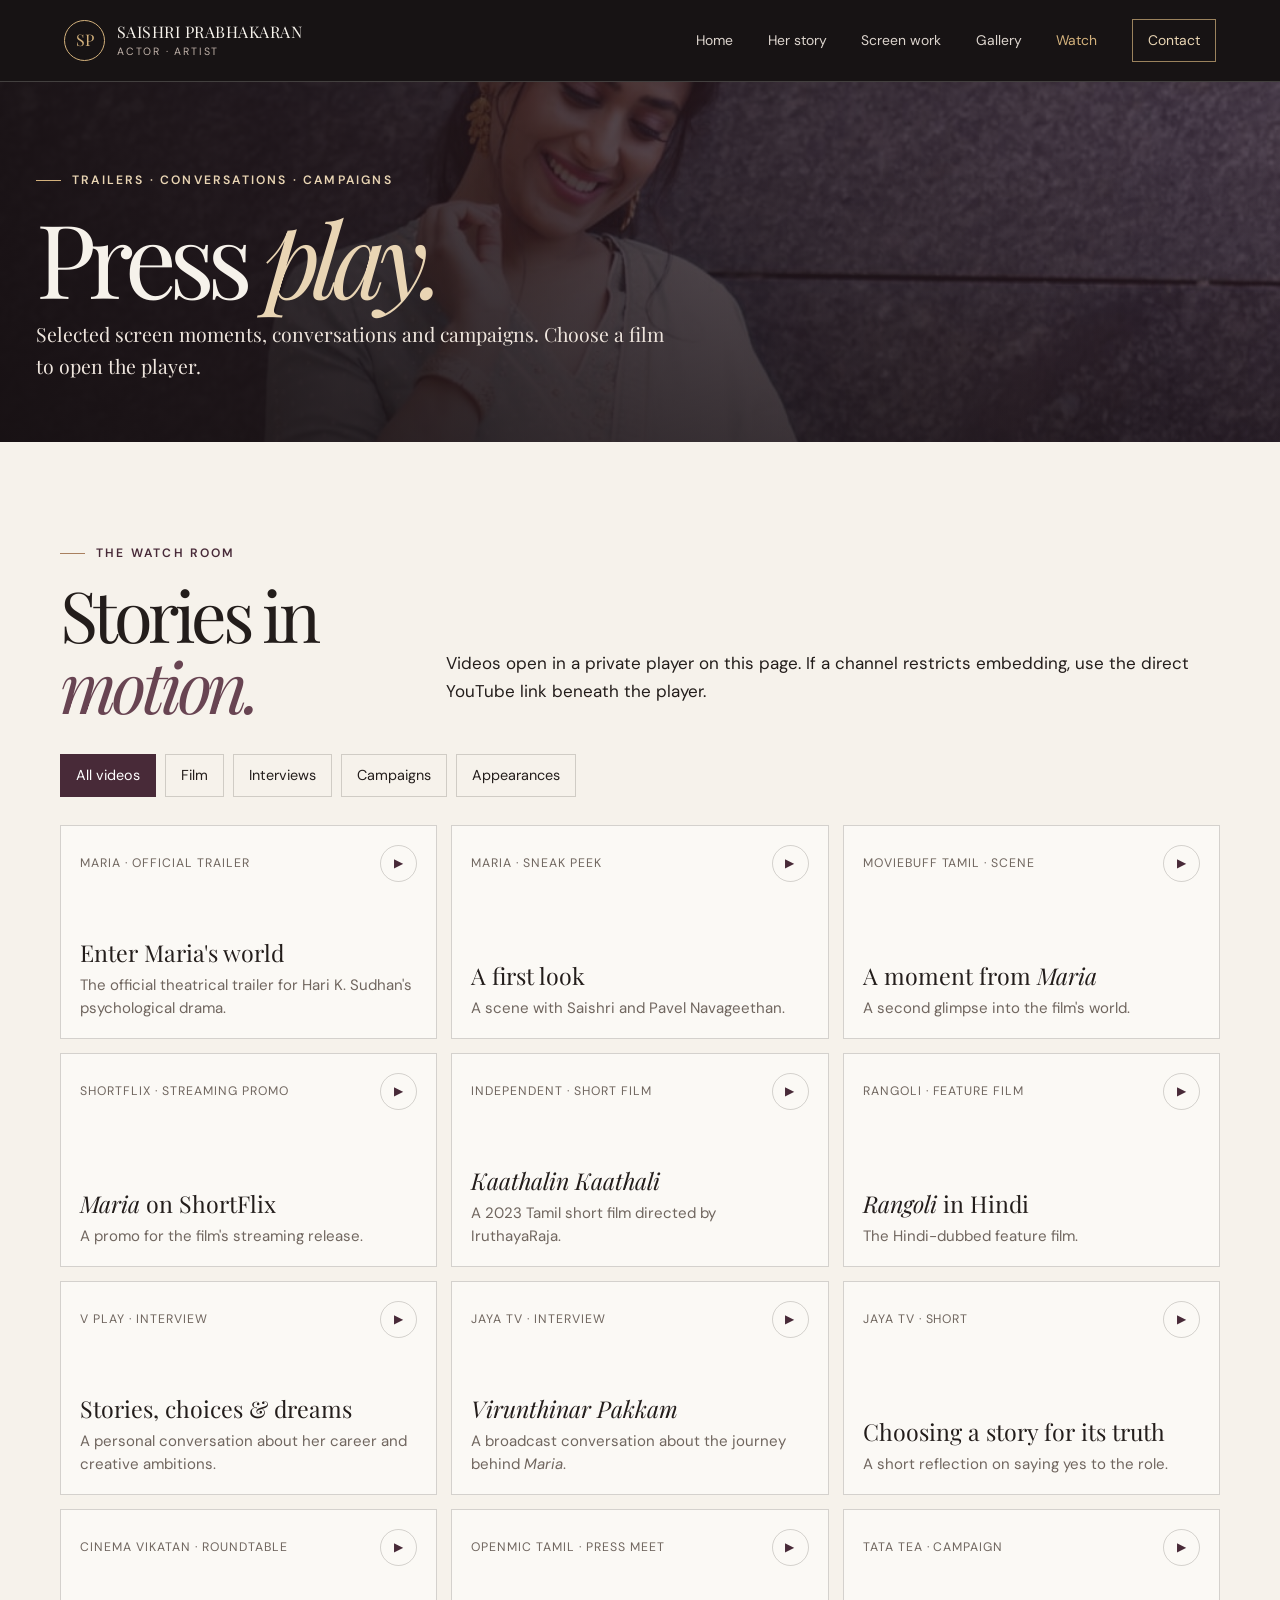
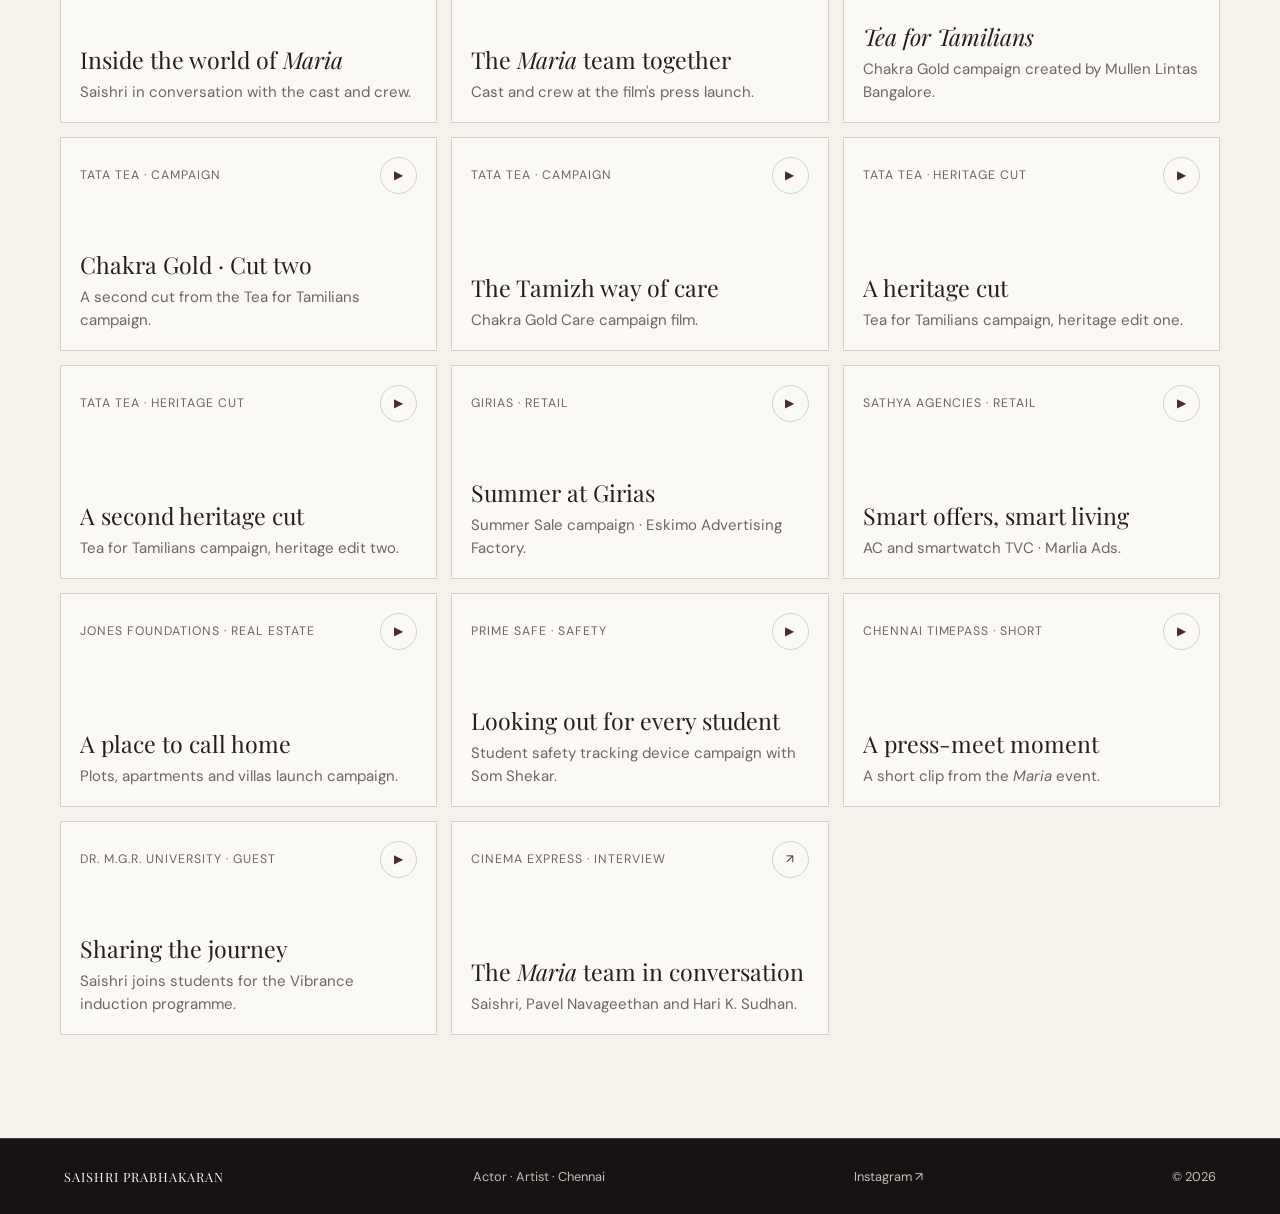
<file: watch.html>
<!doctype html>
<html lang="en">
<head>
  <meta charset="utf-8">
  <meta name="viewport" content="width=device-width, initial-scale=1">
  <meta name="theme-color" content="#171314">
  <meta name="description" content="Watch trailers, interviews, film scenes and campaigns featuring Saishri Prabhakaran.">
  <title>Watch — Saishri Prabhakaran</title>
  <link rel="stylesheet" href="assets/site.css">
</head>
<body>
  <header class="site-header">
    <a class="wordmark" href="index.html" aria-label="Saishri Prabhakaran home"><span class="wordmark-monogram">SP</span><span class="wordmark-text">SAISHRI PRABHAKARAN<span>ACTOR · ARTIST</span></span></a>
    <button class="menu-toggle" type="button" aria-label="Open navigation" aria-expanded="false" aria-controls="site-nav"><span></span><span></span></button>
    <nav class="site-nav" id="site-nav" aria-label="Main navigation">
      <a href="index.html">Home</a><a href="story.html">Her story</a><a href="films.html">Screen work</a><a href="gallery.html">Gallery</a><a href="watch.html" aria-current="page">Watch</a><a class="nav-contact" href="contact.html">Contact</a>
    </nav>
  </header>
  <main>
    <section class="page-banner" style="--banner-image: url('../images/30.jpeg')">
      <div class="page-banner-content">
        <p class="eyebrow">Trailers · conversations · campaigns</p>
        <h1>Press <em>play.</em></h1>
        <p>Selected screen moments, conversations and campaigns. Choose a film to open the player.</p>
      </div>
    </section>
    <section class="watch-content page-content">
      <div class="content-shell">
        <div class="section-heading">
          <div><p class="eyebrow eyebrow-dark">The watch room</p><h2>Stories in <em>motion.</em></h2></div>
          <p>Videos open in a private player on this page. If a channel restricts embedding, use the direct YouTube link beneath the player.</p>
        </div>
        <div class="watch-toolbar" role="group" aria-label="Filter videos">
          <button class="filter-button" type="button" data-filter="all" aria-pressed="true">All videos</button>
          <button class="filter-button" type="button" data-filter="film" aria-pressed="false">Film</button>
          <button class="filter-button" type="button" data-filter="interview" aria-pressed="false">Interviews</button>
          <button class="filter-button" type="button" data-filter="campaign" aria-pressed="false">Campaigns</button>
          <button class="filter-button" type="button" data-filter="appearance" aria-pressed="false">Appearances</button>
        </div>
        <div class="video-grid">
          <button class="video-card js-play" type="button" data-category="film" data-video-id="cYk5CEiz_aI" data-video-title="Maria — Official Trailer"><span class="video-card-top"><span>Maria · Official trailer</span><span class="video-card-play">▶</span></span><strong>Enter Maria's world</strong><small>The official theatrical trailer for Hari K. Sudhan's psychological drama.</small></button>
          <button class="video-card js-play" type="button" data-category="film" data-video-id="9-Ng2oTnc58" data-video-title="Maria — Official Sneak Peek"><span class="video-card-top"><span>Maria · Sneak peek</span><span class="video-card-play">▶</span></span><strong>A first look</strong><small>A scene with Saishri and Pavel Navageethan.</small></button>
          <button class="video-card js-play" type="button" data-category="film" data-video-id="HS3U2fm8mmc" data-video-title="Maria — Sneak Peek Scene"><span class="video-card-top"><span>Moviebuff Tamil · Scene</span><span class="video-card-play">▶</span></span><strong>A moment from <i>Maria</i></strong><small>A second glimpse into the film's world.</small></button>
          <button class="video-card js-play" type="button" data-category="film" data-video-id="JOGDoyPC_RA" data-video-title="Maria — ShortFlix Streaming Promo"><span class="video-card-top"><span>ShortFlix · Streaming promo</span><span class="video-card-play">▶</span></span><strong><i>Maria</i> on ShortFlix</strong><small>A promo for the film's streaming release.</small></button>
          <button class="video-card js-play" type="button" data-category="film" data-video-id="qEUqhmGwfIs" data-video-title="Kaathalin Kaathali — Tamil Short Film"><span class="video-card-top"><span>Independent · Short film</span><span class="video-card-play">▶</span></span><strong><i>Kaathalin Kaathali</i></strong><small>A 2023 Tamil short film directed by IruthayaRaja.</small></button>
          <button class="video-card js-play" type="button" data-category="film" data-video-id="XblAI2GpJ_k" data-video-title="Rangoli — Hindi-Dubbed Feature"><span class="video-card-top"><span>Rangoli · Feature film</span><span class="video-card-play">▶</span></span><strong><i>Rangoli</i> in Hindi</strong><small>The Hindi-dubbed feature film.</small></button>
          <button class="video-card js-play" type="button" data-category="interview" data-video-id="SEDz-4R92Jw" data-video-title="V Play — Saishri Prabhakaran Interview"><span class="video-card-top"><span>V Play · Interview</span><span class="video-card-play">▶</span></span><strong>Stories, choices & dreams</strong><small>A personal conversation about her career and creative ambitions.</small></button>
          <button class="video-card js-play" type="button" data-category="interview" data-video-id="JXiMs6t-T0U" data-video-title="Jaya TV — Virunthinar Pakkam"><span class="video-card-top"><span>Jaya TV · Interview</span><span class="video-card-play">▶</span></span><strong><i>Virunthinar Pakkam</i></strong><small>A broadcast conversation about the journey behind <i>Maria</i>.</small></button>
          <button class="video-card js-play" type="button" data-category="interview" data-video-id="ajsHDEmCNO0" data-video-title="Jaya TV — Naan Enakkaga Padam Pannala"><span class="video-card-top"><span>Jaya TV · Short</span><span class="video-card-play">▶</span></span><strong>Choosing a story for its truth</strong><small>A short reflection on saying yes to the role.</small></button>
          <button class="video-card js-play" type="button" data-category="interview" data-video-id="yj_sdSaWfZ8" data-video-title="Cinema Vikatan — Maria Team Interview"><span class="video-card-top"><span>Cinema Vikatan · Roundtable</span><span class="video-card-play">▶</span></span><strong>Inside the world of <i>Maria</i></strong><small>Saishri in conversation with the cast and crew.</small></button>
          <button class="video-card js-play" type="button" data-category="interview" data-video-id="gqVLL9m25hE" data-video-title="OpenMic Tamil — Maria Press Meet"><span class="video-card-top"><span>OpenMic Tamil · Press meet</span><span class="video-card-play">▶</span></span><strong>The <i>Maria</i> team together</strong><small>Cast and crew at the film's press launch.</small></button>
          <button class="video-card js-play" type="button" data-category="campaign" data-video-id="46JSMgCD-eM" data-video-title="Tata Tea Chakra Gold — Tea for Tamilians"><span class="video-card-top"><span>Tata Tea · Campaign</span><span class="video-card-play">▶</span></span><strong><i>Tea for Tamilians</i></strong><small>Chakra Gold campaign created by Mullen Lintas Bangalore.</small></button>
          <button class="video-card js-play" type="button" data-category="campaign" data-video-id="o_dPYLzPtkc" data-video-title="Tata Tea Chakra Gold — Campaign Cut 2"><span class="video-card-top"><span>Tata Tea · Campaign</span><span class="video-card-play">▶</span></span><strong>Chakra Gold · Cut two</strong><small>A second cut from the Tea for Tamilians campaign.</small></button>
          <button class="video-card js-play" type="button" data-category="campaign" data-video-id="bgQ8EuxsnNY" data-video-title="Tata Tea Chakra Gold Care — Tamizh Way"><span class="video-card-top"><span>Tata Tea · Campaign</span><span class="video-card-play">▶</span></span><strong>The Tamizh way of care</strong><small>Chakra Gold Care campaign film.</small></button>
          <button class="video-card js-play" type="button" data-category="campaign" data-video-id="_vfPT7hfcVU" data-video-title="Tata Tea Chakra Gold — Heritage Cut"><span class="video-card-top"><span>Tata Tea · Heritage cut</span><span class="video-card-play">▶</span></span><strong>A heritage cut</strong><small>Tea for Tamilians campaign, heritage edit one.</small></button>
          <button class="video-card js-play" type="button" data-category="campaign" data-video-id="PiUWco_75cI" data-video-title="Tata Tea Chakra Gold — Heritage Cut 2"><span class="video-card-top"><span>Tata Tea · Heritage cut</span><span class="video-card-play">▶</span></span><strong>A second heritage cut</strong><small>Tea for Tamilians campaign, heritage edit two.</small></button>
          <button class="video-card js-play" type="button" data-category="campaign" data-video-id="gNELUYy9n7c" data-video-title="Girias — Summer Sale TV Advertisement"><span class="video-card-top"><span>Girias · Retail</span><span class="video-card-play">▶</span></span><strong>Summer at Girias</strong><small>Summer Sale campaign · Eskimo Advertising Factory.</small></button>
          <button class="video-card js-play" type="button" data-category="campaign" data-video-id="_X_CrrQ_2Zc" data-video-title="Sathya Agencies — AC Smartwatch Offer"><span class="video-card-top"><span>Sathya Agencies · Retail</span><span class="video-card-play">▶</span></span><strong>Smart offers, smart living</strong><small>AC and smartwatch TVC · Marlia Ads.</small></button>
          <button class="video-card js-play" type="button" data-category="campaign" data-video-id="iPXn8A2Jh54" data-video-title="Jones Foundations — Launch Campaign"><span class="video-card-top"><span>Jones Foundations · Real estate</span><span class="video-card-play">▶</span></span><strong>A place to call home</strong><small>Plots, apartments and villas launch campaign.</small></button>
          <button class="video-card js-play" type="button" data-category="campaign" data-video-id="oEoKKhQfYEI" data-video-title="Prime Safe — Student Safety Campaign"><span class="video-card-top"><span>Prime Safe · Safety</span><span class="video-card-play">▶</span></span><strong>Looking out for every student</strong><small>Student safety tracking device campaign with Som Shekar.</small></button>
          <button class="video-card js-play" type="button" data-category="appearance" data-video-id="-14Z5Ydl6Bc" data-video-title="Chennai Timepass — Maria Press Meet Short"><span class="video-card-top"><span>Chennai Timepass · Short</span><span class="video-card-play">▶</span></span><strong>A press-meet moment</strong><small>A short clip from the <i>Maria</i> event.</small></button>
          <button class="video-card js-play" type="button" data-category="appearance" data-video-id="uUMNcIGLsAI" data-video-title="Vibrance — Student Induction Programme"><span class="video-card-top"><span>Dr. M.G.R. University · Guest</span><span class="video-card-play">▶</span></span><strong>Sharing the journey</strong><small>Saishri joins students for the Vibrance induction programme.</small></button>
          <a class="video-card" data-category="interview" href="https://www.cinemaexpress.com/tamil/videos/2025/Oct/01/maria-team-interview-pavel-navageethan-saishri-prabhakaran-hari-k-sudhan" target="_blank" rel="noopener noreferrer"><span class="video-card-top"><span>Cinema Express · Interview</span><span class="video-card-play">↗</span></span><strong>The <i>Maria</i> team in conversation</strong><small>Saishri, Pavel Navageethan and Hari K. Sudhan.</small></a>
        </div>
      </div>
    </section>
  </main>
  <footer class="site-footer"><a class="footer-brand" href="index.html">SAISHRI PRABHAKARAN</a><span>Actor · Artist · Chennai</span><a href="https://www.instagram.com/saishriprabhakaran/" target="_blank" rel="noopener noreferrer">Instagram ↗</a><span>© <span data-year>2026</span></span></footer>
  <dialog class="player-dialog" aria-label="Video player"><div class="player-top"><p data-player-title>Saishri Prabhakaran</p><button class="dialog-close" type="button" aria-label="Close video">×</button></div><div class="player-frame"></div><div class="player-fallback">If playback is unavailable, <a data-fallback-link href="https://www.youtube.com/" target="_blank" rel="noopener noreferrer">watch on YouTube ↗</a></div></dialog>
  <script src="assets/site.js"></script>
</body>
</html>
</file>
<file: assets/site.css>
@import url("https://fonts.googleapis.com/css2?family=DM+Sans:wght@400;500;600;700&family=Playfair+Display:ital,wght@0,400;0,500;0,600;1,400;1,500&display=swap");

:root {
  color-scheme: light;
  --night: #171314;
  --night-soft: #211a1b;
  --wine: #482a38;
  --wine-light: #684452;
  --gold: #d3b17c;
  --gold-light: #e9d5b4;
  --cream: #f6f2eb;
  --cream-dim: #e7e0d5;
  --ink: #231d1b;
  --muted: #70665f;
  --rule: rgba(246, 242, 235, .2);
  --rule-dark: rgba(35, 29, 27, .18);
  --serif: "Playfair Display", "Iowan Old Style", Georgia, serif;
  --sans: "DM Sans", "Helvetica Neue", Arial, sans-serif;
  font-family: var(--sans);
  color: var(--cream);
  background: var(--night);
  scroll-behavior: smooth;
}

*,
*::before,
*::after {
  box-sizing: border-box;
}

body {
  min-width: 320px;
  margin: 0;
  background: var(--night);
  font-size: 17px;
  line-height: 1.65;
}

body.dialog-open {
  overflow: hidden;
}

img {
  display: block;
  max-width: 100%;
}

a {
  color: inherit;
  text-decoration: none;
}

button {
  color: inherit;
  font: inherit;
}

a:focus-visible,
button:focus-visible {
  outline: 2px solid var(--gold);
  outline-offset: 4px;
}

.site-header {
  position: relative;
  z-index: 10;
  display: flex;
  min-height: 82px;
  align-items: center;
  justify-content: space-between;
  gap: 32px;
  padding: 0 clamp(22px, 5vw, 76px);
  border-bottom: 1px solid var(--rule);
  background: var(--night);
}

.wordmark {
  display: flex;
  align-items: center;
  gap: 12px;
  flex: 0 0 auto;
}

.wordmark-monogram {
  display: grid;
  width: 41px;
  height: 41px;
  place-items: center;
  border: 1px solid var(--gold);
  border-radius: 50%;
  color: var(--gold);
  font-family: var(--serif);
  font-size: 1rem;
}

.wordmark-text {
  font-family: var(--serif);
  font-size: 1rem;
  letter-spacing: .03em;
  line-height: 1.1;
}

.wordmark-text span {
  display: block;
  margin-top: 5px;
  color: #c1b3aa;
  font-family: var(--sans);
  font-size: .66rem;
  letter-spacing: .17em;
}

.site-nav {
  display: flex;
  align-items: center;
  gap: clamp(18px, 2.7vw, 40px);
}

.site-nav a {
  color: #ddd5ce;
  font-size: .87rem;
  transition: color .2s ease;
}

.site-nav a:hover,
.site-nav a[aria-current="page"] {
  color: var(--gold);
}

.site-nav .nav-contact {
  padding: 9px 15px;
  border: 1px solid rgba(211, 177, 124, .7);
  color: var(--gold-light);
}

.menu-toggle {
  display: none;
  width: 44px;
  height: 44px;
  padding: 10px;
  border: 1px solid var(--rule);
  background: transparent;
  cursor: pointer;
}

.menu-toggle span {
  display: block;
  height: 1px;
  margin: 6px 0;
  background: var(--cream);
}

.eyebrow {
  display: flex;
  align-items: center;
  gap: 11px;
  margin: 0;
  color: var(--gold-light);
  font-size: .76rem;
  font-weight: 600;
  letter-spacing: .18em;
  line-height: 1.5;
  text-transform: uppercase;
}

.eyebrow::before {
  width: 25px;
  height: 1px;
  flex: 0 0 25px;
  background: var(--gold);
  content: "";
}

.eyebrow-dark {
  color: var(--wine);
}

.eyebrow-dark::before {
  background: #a9805f;
}

.home-hero {
  position: relative;
  display: flex;
  min-height: min(830px, calc(100svh - 82px));
  align-items: center;
  overflow: hidden;
  background: #33242a;
}

.home-hero-image,
.home-hero-shade {
  position: absolute;
  inset: 0;
  width: 100%;
  height: 100%;
}

.home-hero-image {
  object-fit: cover;
  object-position: center 34%;
  animation: heroReveal 1.2s ease both;
}

.home-hero-shade {
  background: linear-gradient(90deg, rgba(17, 13, 14, .83) 0%, rgba(25, 18, 20, .65) 41%, rgba(24, 17, 19, .06) 100%),
    linear-gradient(0deg, rgba(18, 13, 14, .52), transparent 30%);
}

.home-hero-content {
  position: relative;
  z-index: 1;
  width: min(100% - 48px, 1320px);
  margin: 0 auto;
  padding: 50px 0 82px;
  animation: riseIn .8s .15s ease both;
}

.home-hero h1 {
  margin: 29px 0 23px;
  font-family: var(--serif);
  font-size: clamp(4.8rem, 10vw, 9.3rem);
  font-weight: 400;
  letter-spacing: -.07em;
  line-height: .9;
  text-shadow: 0 3px 32px rgba(0, 0, 0, .22);
}

.home-hero h1 em {
  color: var(--gold-light);
  font-weight: 400;
}

.hero-line {
  margin: 0 0 30px;
  color: #f1e9e2;
  font-family: var(--serif);
  font-size: clamp(1.25rem, 2vw, 1.55rem);
  line-height: 1.55;
}

.button-row {
  display: flex;
  flex-wrap: wrap;
  align-items: center;
  gap: 12px;
}

.button {
  display: inline-flex;
  min-height: 49px;
  align-items: center;
  justify-content: center;
  gap: 15px;
  padding: 0 18px;
  border: 1px solid transparent;
  font-size: .88rem;
  font-weight: 500;
  transition: transform .2s ease, background .2s ease, color .2s ease, border-color .2s ease;
}

.button:hover {
  transform: translateY(-2px);
}

.button-gold {
  background: var(--gold);
  color: #211819;
}

.button-gold:hover {
  background: #e7cea4;
}

.button-outline {
  border-color: rgba(246, 242, 235, .66);
  background: rgba(23, 19, 20, .12);
  color: var(--cream);
}

.button-outline:hover {
  border-color: var(--gold);
  background: rgba(23, 19, 20, .5);
}

.button-dark {
  border-color: var(--wine);
  background: var(--wine);
  color: var(--cream);
}

.button-dark:hover {
  background: transparent;
  color: var(--wine);
}

.hero-footer {
  position: absolute;
  right: clamp(22px, 5vw, 76px);
  bottom: 22px;
  left: clamp(22px, 5vw, 76px);
  z-index: 1;
  display: flex;
  justify-content: space-between;
  color: #eee4db;
  font-size: .76rem;
  letter-spacing: .1em;
  text-transform: uppercase;
}

.hero-scroll {
  position: absolute;
  z-index: 1;
  right: 28px;
  top: 50%;
  display: flex;
  align-items: center;
  gap: 11px;
  color: #f6eee6;
  font-size: .72rem;
  letter-spacing: .14em;
  text-transform: uppercase;
  writing-mode: vertical-rl;
}

.hero-scroll span {
  width: 1px;
  height: 44px;
  background: var(--gold);
}

.section-shell {
  width: min(100% - 72px, 1280px);
  margin-inline: auto;
}

.home-intro {
  display: grid;
  grid-template-columns: 1.1fr .9fr;
  align-items: end;
  gap: 70px;
  padding-block: clamp(82px, 10vw, 138px);
  color: var(--ink);
}

.home-intro-wrap {
  background: var(--cream);
}

.home-intro h2,
.section-heading h2,
.page-title {
  margin: 16px 0 0;
  font-family: var(--serif);
  font-size: clamp(2.8rem, 5.5vw, 5.5rem);
  font-weight: 400;
  letter-spacing: -.065em;
  line-height: 1.02;
}

.home-intro h2 em,
.section-heading h2 em,
.page-title em {
  color: var(--wine-light);
}

.intro-copy p {
  margin: 0 0 22px;
  color: #574e49;
  font-family: var(--serif);
  font-size: 1.25rem;
  line-height: 1.7;
}

.arrow-link {
  display: inline-flex;
  min-height: 42px;
  align-items: center;
  gap: 12px;
  border-bottom: 1px solid currentColor;
  color: var(--wine);
  font-size: .92rem;
}

.arrow-link span {
  transition: transform .2s ease;
}

.arrow-link:hover span {
  transform: translate(3px, -3px);
}

.feature-band {
  display: grid;
  grid-template-columns: 1.05fr .95fr;
  background: var(--wine);
}

.feature-copy {
  display: flex;
  flex-direction: column;
  align-items: flex-start;
  justify-content: center;
  padding: clamp(40px, 8vw, 115px);
}

.feature-kicker {
  margin: 30px 0 0;
  color: #e7d6ca;
  font-size: .85rem;
  letter-spacing: .1em;
  text-transform: uppercase;
}

.feature-copy h2 {
  margin: 6px 0 15px;
  font-family: var(--serif);
  font-size: clamp(4.6rem, 9vw, 9rem);
  font-weight: 400;
  letter-spacing: -.08em;
  line-height: 1;
}

.feature-copy h2 em {
  color: var(--gold-light);
}

.feature-copy > p:not(.eyebrow):not(.feature-kicker) {
  max-width: 520px;
  margin: 0 0 28px;
  color: #f1e6dd;
  font-family: var(--serif);
  font-size: 1.2rem;
  line-height: 1.7;
}

.feature-poster {
  display: grid;
  min-height: 590px;
  place-items: center;
  padding: 34px;
  background: #21191c;
}

.feature-poster img {
  width: min(100%, 460px);
  max-height: 720px;
  object-fit: contain;
  box-shadow: 0 20px 60px rgba(0, 0, 0, .38);
  transition: transform .45s ease;
}

.feature-poster:hover img {
  transform: scale(1.015);
}

.home-gallery,
.page-gallery {
  padding-block: clamp(80px, 10vw, 132px);
  color: var(--ink);
  background: var(--cream);
}

.section-heading {
  display: flex;
  align-items: flex-end;
  justify-content: space-between;
  gap: 28px;
  margin-bottom: 32px;
}

.home-image-row {
  display: grid;
  grid-template-columns: 1.1fr .8fr .8fr;
  gap: 14px;
}

.home-image-row a {
  height: clamp(280px, 38vw, 490px);
  overflow: hidden;
  background: var(--cream-dim);
}

.home-image-row img {
  width: 100%;
  height: 100%;
  object-fit: cover;
  transition: transform .6s ease;
}

.home-image-row a:hover img {
  transform: scale(1.035);
}

.home-credits {
  padding-block: 44px;
  background: #241c1f;
}

.credits-inner {
  display: flex;
  align-items: center;
  justify-content: space-between;
  gap: 30px;
}

.credits-list {
  display: flex;
  flex-wrap: wrap;
  align-items: center;
  justify-content: center;
  gap: 15px;
  color: #f1e8e0;
  font-family: var(--serif);
  font-size: 1.06rem;
}

.credits-list i {
  color: var(--gold);
  font-size: .75rem;
  font-style: normal;
}

.credits-inner .arrow-link {
  color: var(--gold-light);
  white-space: nowrap;
}

.contact-strip {
  padding: clamp(74px, 9vw, 118px) 24px;
  background: #33232b;
  text-align: center;
}

.contact-strip .eyebrow {
  justify-content: center;
}

.contact-strip h2 {
  margin: 20px auto 27px;
  font-family: var(--serif);
  font-size: clamp(2.9rem, 6.7vw, 6.3rem);
  font-weight: 400;
  letter-spacing: -.07em;
  line-height: 1;
}

.contact-strip h2 em {
  color: var(--gold-light);
}

.site-footer {
  display: flex;
  min-height: 76px;
  align-items: center;
  justify-content: space-between;
  gap: 18px;
  padding: 18px clamp(22px, 5vw, 76px);
  border-top: 1px solid var(--rule);
  color: #c8bdb5;
  font-size: .8rem;
}

.footer-brand {
  color: var(--cream);
  font-family: var(--serif);
  letter-spacing: .08em;
}

.site-footer a:hover {
  color: var(--gold);
}

.page-banner {
  position: relative;
  display: flex;
  min-height: 360px;
  align-items: flex-end;
  overflow: hidden;
  padding: 60px max(36px, calc((100vw - 1280px) / 2));
  background: var(--wine);
}

.page-banner::before,
.page-banner::after {
  position: absolute;
  inset: 0;
  content: "";
}

.page-banner::before {
  background-image: var(--banner-image);
  background-position: center 32%;
  background-size: cover;
  opacity: .48;
}

.page-banner::after {
  background: linear-gradient(90deg, rgba(22, 16, 18, .88), rgba(30, 20, 24, .2)),
    linear-gradient(0deg, rgba(20, 15, 17, .5), transparent 80%);
}

.page-banner-content {
  position: relative;
  z-index: 1;
  max-width: 850px;
}

.page-banner h1 {
  margin: 18px 0 10px;
  font-family: var(--serif);
  font-size: clamp(3.8rem, 8vw, 7.4rem);
  font-weight: 400;
  letter-spacing: -.075em;
  line-height: .98;
}

.page-banner h1 em {
  color: var(--gold-light);
}

.page-banner p:not(.eyebrow) {
  max-width: 650px;
  margin: 0;
  color: #eee5dd;
  font-family: var(--serif);
  font-size: 1.22rem;
}

.page-content {
  padding-block: clamp(60px, 8vw, 104px);
  color: var(--ink);
  background: var(--cream);
}

.content-shell {
  width: min(100% - 72px, 1160px);
  margin-inline: auto;
}

.story-layout {
  display: grid;
  grid-template-columns: .82fr 1.18fr;
  align-items: start;
  gap: clamp(40px, 8vw, 110px);
}

.story-photo {
  position: sticky;
  top: 28px;
}

.story-photo img {
  width: 100%;
  max-height: 720px;
  object-fit: cover;
  object-position: center 24%;
}

.story-text h2 {
  margin: 0 0 24px;
  font-family: var(--serif);
  font-size: clamp(2.5rem, 4vw, 4.2rem);
  font-weight: 400;
  letter-spacing: -.06em;
  line-height: 1.1;
}

.story-text h3 {
  margin: 36px 0 9px;
  font-family: var(--serif);
  font-size: 1.55rem;
  font-weight: 400;
}

.story-text p {
  color: #504741;
  font-family: var(--serif);
  font-size: 1.16rem;
  line-height: 1.8;
}

.study-grid {
  display: grid;
  grid-template-columns: repeat(2, 1fr);
  gap: 13px;
  margin: 29px 0;
}

.study-card {
  padding: 19px;
  border: 1px solid var(--rule-dark);
  background: #fbf9f5;
}

.study-card strong {
  display: block;
  color: var(--wine);
  font-family: var(--serif);
  font-size: 1.14rem;
  font-weight: 400;
}

.study-card span {
  color: var(--muted);
  font-size: .92rem;
}

.research-link {
  display: inline-flex;
  align-items: center;
  gap: 9px;
  margin: 7px 0 0;
  padding-bottom: 4px;
  border-bottom: 1px solid #a9805f;
  color: var(--wine);
  font-size: .95rem;
}

.film-section {
  padding-block: clamp(65px, 8vw, 108px);
  color: var(--ink);
  background: var(--cream);
}

.film-section + .film-section {
  padding-top: 0;
}

.film-grid {
  display: grid;
  grid-template-columns: repeat(3, minmax(0, 1fr));
  gap: 1px;
  border: 1px solid var(--rule);
  background: rgba(246, 242, 235, .2);
}

.film-card {
  display: flex;
  min-height: 270px;
  flex-direction: column;
  padding: 26px;
  background: var(--wine);
  color: var(--cream);
  transition: background .25s ease;
}

.film-card:hover {
  background: #613f4c;
}

.film-meta {
  display: flex;
  justify-content: space-between;
  gap: 10px;
  color: #eadbd0;
  font-size: .79rem;
  letter-spacing: .1em;
  text-transform: uppercase;
}

.film-card h3 {
  margin: auto 0 8px;
  padding-top: 28px;
  font-family: var(--serif);
  font-size: clamp(1.8rem, 2.7vw, 2.65rem);
  font-weight: 400;
  letter-spacing: -.04em;
  line-height: 1.1;
}

.film-card p {
  margin: 0;
  color: #f0e5dc;
  font-family: var(--serif);
  font-size: 1.04rem;
}

.film-extra {
  display: flex;
  align-items: flex-end;
  justify-content: space-between;
  gap: 12px;
  margin-top: 15px;
  padding-top: 12px;
  border-top: 1px solid rgba(246, 242, 235, .25);
  color: #e8d8cd;
  font-size: .84rem;
}

.film-extra a {
  color: var(--gold-light);
}

.film-note {
  margin: 16px 0 0;
  color: var(--muted);
  font-size: .94rem;
}

.film-feature {
  display: grid;
  grid-template-columns: .78fr 1.22fr;
  align-items: stretch;
  margin-top: 66px;
  background: var(--night-soft);
  color: var(--cream);
}

.film-poster {
  display: grid;
  min-height: 500px;
  place-items: center;
  padding: 28px;
  background: #211a1c;
}

.film-poster img {
  width: min(100%, 390px);
  max-height: 610px;
  object-fit: contain;
}

.film-feature-copy {
  display: flex;
  flex-direction: column;
  align-items: flex-start;
  justify-content: center;
  padding: clamp(30px, 5vw, 70px);
}

.film-feature-copy h2 {
  margin: 13px 0;
  font-family: var(--serif);
  font-size: clamp(3rem, 6vw, 6rem);
  font-weight: 400;
  letter-spacing: -.07em;
}

.film-feature-copy > p:not(.eyebrow) {
  max-width: 620px;
  color: #e5d9d1;
  font-family: var(--serif);
  font-size: 1.14rem;
  line-height: 1.75;
}

.film-feature-copy .button-row {
  margin-top: 12px;
}

.shortfilm-card {
  display: flex;
  align-items: center;
  justify-content: space-between;
  gap: 24px;
  padding: 28px 0;
  border-block: 1px solid var(--rule-dark);
}

.shortfilm-card h3 {
  margin: 5px 0;
  font-family: var(--serif);
  font-size: 1.8rem;
  font-weight: 400;
}

.shortfilm-card p {
  margin: 0;
  color: var(--muted);
}

.campaign-grid {
  display: grid;
  grid-template-columns: repeat(2, minmax(0, 1fr));
  gap: 14px;
  margin-top: 28px;
}

.campaign-card {
  padding: 22px;
  border: 1px solid var(--rule-dark);
  background: #fbf9f5;
}

.campaign-card h3 {
  margin: 0 0 6px;
  color: var(--wine);
  font-family: var(--serif);
  font-size: 1.55rem;
  font-weight: 400;
}

.campaign-card p {
  margin: 0 0 15px;
  color: var(--muted);
  font-size: .98rem;
}

.campaign-heading {
  margin-top: 78px;
}

.text-button {
  display: inline-flex;
  align-items: center;
  gap: 8px;
  padding: 0 0 4px;
  border: 0;
  border-bottom: 1px solid currentColor;
  background: transparent;
  color: var(--wine);
  cursor: pointer;
  font-size: .92rem;
}

.text-button:hover {
  color: var(--wine-light);
}

.gallery-intro {
  display: flex;
  align-items: flex-end;
  justify-content: space-between;
  gap: 25px;
  margin-bottom: 32px;
}

.gallery-intro p {
  max-width: 400px;
  margin: 0;
  color: var(--muted);
  font-family: var(--serif);
  font-size: 1.12rem;
}

.instagram-grid {
  display: grid;
  grid-template-columns: repeat(4, minmax(0, 1fr));
  grid-auto-rows: clamp(185px, 25vw, 330px);
  gap: 8px;
}

.gallery-tile {
  position: relative;
  display: block;
  overflow: hidden;
  padding: 0;
  border: 0;
  background: #34272a;
  cursor: zoom-in;
}

.gallery-tile:nth-child(1),
.gallery-tile:nth-child(8) {
  grid-column: span 2;
  grid-row: span 2;
}

.gallery-tile:nth-child(5) {
  grid-column: span 2;
}

.gallery-tile img {
  width: 100%;
  height: 100%;
  object-fit: cover;
  transition: transform .55s ease, filter .4s ease;
}

.gallery-tile.poster img {
  background: var(--night);
  object-fit: contain;
}

.gallery-tile:hover img {
  transform: scale(1.035);
  filter: brightness(.82);
}

.gallery-tile figcaption {
  position: absolute;
  right: 15px;
  bottom: 14px;
  left: 15px;
  color: white;
  font-size: .81rem;
  letter-spacing: .08em;
  opacity: 0;
  text-shadow: 0 2px 8px rgba(0, 0, 0, .7);
  text-transform: uppercase;
  transition: opacity .2s ease;
}

.gallery-tile:hover figcaption,
.gallery-tile:focus-visible figcaption {
  opacity: 1;
}

.watch-content {
  color: var(--ink);
  background: var(--cream);
}

.watch-toolbar {
  display: flex;
  flex-wrap: wrap;
  gap: 9px;
  margin: 25px 0 28px;
}

.filter-button {
  min-height: 43px;
  padding: 8px 15px;
  border: 1px solid var(--rule-dark);
  background: transparent;
  color: var(--ink);
  cursor: pointer;
  font-size: .9rem;
  transition: background .2s ease, color .2s ease;
}

.filter-button[aria-pressed="true"],
.filter-button:hover {
  border-color: var(--wine);
  background: var(--wine);
  color: white;
}

.video-grid {
  display: grid;
  grid-template-columns: repeat(3, minmax(0, 1fr));
  gap: 14px;
}

.video-card {
  display: flex;
  min-height: 214px;
  flex-direction: column;
  align-items: flex-start;
  padding: 19px;
  border: 1px solid var(--rule-dark);
  background: #fbf9f5;
  color: var(--ink);
  text-align: left;
  cursor: pointer;
  transition: transform .2s ease, background .2s ease;
}

.video-card:hover {
  transform: translateY(-3px);
  background: white;
}

.video-card[hidden] {
  display: none;
}

.video-card-top {
  display: flex;
  width: 100%;
  align-items: center;
  justify-content: space-between;
  gap: 12px;
  color: var(--muted);
  font-size: .77rem;
  letter-spacing: .08em;
  line-height: 1.4;
  text-transform: uppercase;
}

.video-card-play {
  display: grid;
  width: 37px;
  height: 37px;
  flex: 0 0 37px;
  place-items: center;
  border: 1px solid var(--rule-dark);
  border-radius: 50%;
  color: var(--wine);
  transition: background .2s ease, color .2s ease;
}

.video-card:hover .video-card-play {
  background: var(--wine);
  color: white;
}

.video-card strong {
  margin: auto 0 7px;
  padding-top: 25px;
  font-family: var(--serif);
  font-size: 1.45rem;
  font-weight: 400;
  line-height: 1.2;
}

.video-card small {
  color: var(--muted);
  font-size: .94rem;
  line-height: 1.5;
}

.player-dialog,
.lightbox {
  width: min(1000px, calc(100% - 28px));
  max-width: none;
  max-height: calc(100% - 28px);
  padding: 0;
  overflow: auto;
  border: 1px solid rgba(246, 242, 235, .24);
  background: #100d0e;
  color: var(--cream);
  box-shadow: 0 24px 90px rgba(0, 0, 0, .5);
}

.player-dialog::backdrop,
.lightbox::backdrop {
  background: rgba(12, 9, 10, .88);
  backdrop-filter: blur(5px);
}

.player-top {
  display: flex;
  min-height: 58px;
  align-items: center;
  justify-content: space-between;
  gap: 18px;
  padding: 10px 15px 10px 20px;
}

.player-top p {
  margin: 0;
  font-family: var(--serif);
  font-size: 1.05rem;
}

.dialog-close {
  display: grid;
  width: 38px;
  height: 38px;
  flex: 0 0 38px;
  place-items: center;
  border: 1px solid rgba(246, 242, 235, .45);
  border-radius: 50%;
  background: transparent;
  color: var(--cream);
  cursor: pointer;
  font-size: 1.35rem;
}

.player-frame {
  aspect-ratio: 16 / 9;
  background: #050505;
}

.player-frame iframe {
  width: 100%;
  height: 100%;
  border: 0;
}

.player-fallback {
  padding: 12px 19px 16px;
  color: #d2c6bc;
  font-size: .91rem;
}

.player-fallback a {
  color: var(--gold-light);
  text-decoration: underline;
  text-underline-offset: 3px;
}

.lightbox {
  width: auto;
  max-width: min(92vw, 1100px);
  overflow: visible;
  border: 0;
  background: transparent;
  box-shadow: none;
}

.lightbox .player-top {
  padding-right: 0;
}

.lightbox img {
  max-width: 100%;
  max-height: calc(100svh - 105px);
  margin: 0 auto;
  object-fit: contain;
}

.contact-content {
  display: grid;
  grid-template-columns: 1fr .8fr;
  gap: clamp(42px, 8vw, 110px);
  color: var(--ink);
  background: var(--cream);
}

.contact-content h2 {
  margin: 0 0 18px;
  font-family: var(--serif);
  font-size: clamp(2.7rem, 5.5vw, 5.5rem);
  font-weight: 400;
  letter-spacing: -.06em;
  line-height: 1;
}

.contact-content h2 em {
  color: var(--wine-light);
}

.contact-content p {
  max-width: 570px;
  color: #574e49;
  font-family: var(--serif);
  font-size: 1.18rem;
  line-height: 1.75;
}

.contact-card {
  align-self: center;
  padding: 30px;
  background: var(--wine);
  color: var(--cream);
}

.contact-card .eyebrow {
  margin-bottom: 20px;
}

.contact-card a {
  display: flex;
  align-items: center;
  justify-content: space-between;
  gap: 16px;
  padding-block: 14px;
  border-top: 1px solid var(--rule);
  color: var(--gold-light);
}

.contact-card span {
  color: #e9ddd4;
  font-size: .9rem;
}

.filmography-list {
  margin-top: 45px;
  border-top: 1px solid var(--rule-dark);
}

.filmography-row {
  display: grid;
  grid-template-columns: 90px 1.1fr 1fr .8fr;
  gap: 18px;
  align-items: baseline;
  padding: 18px 0;
  border-bottom: 1px solid var(--rule-dark);
}

.filmography-row span {
  color: var(--muted);
  font-size: .92rem;
}

.filmography-row strong {
  color: var(--wine);
  font-family: var(--serif);
  font-size: 1.2rem;
  font-weight: 400;
}

.page-links {
  display: flex;
  flex-wrap: wrap;
  gap: 12px;
  margin-top: 30px;
}

@keyframes riseIn {
  from { opacity: 0; transform: translateY(16px); }
  to { opacity: 1; transform: translateY(0); }
}

@keyframes heroReveal {
  from { transform: scale(1.035); }
  to { transform: scale(1); }
}

@media (max-width: 1000px) {
  .site-header {
    padding-inline: 26px;
  }

  .site-nav {
    gap: 17px;
  }

  .site-nav a {
    font-size: .82rem;
  }

  .film-grid,
  .video-grid {
    grid-template-columns: repeat(2, minmax(0, 1fr));
  }

  .gallery-tile:nth-child(n) {
    grid-column: span 1;
    grid-row: span 1;
  }

  .gallery-tile:nth-child(1),
  .gallery-tile:nth-child(8) {
    grid-column: span 2;
    grid-row: span 2;
  }

  .instagram-grid {
    grid-auto-rows: clamp(175px, 31vw, 280px);
  }
}

@media (max-width: 720px) {
  body {
    font-size: 16px;
  }

  .site-header {
    min-height: 72px;
    padding-inline: 18px;
  }

  .wordmark-text {
    font-size: .92rem;
  }

  .menu-toggle {
    display: block;
  }

  .site-nav {
    position: absolute;
    top: 100%;
    right: 0;
    left: 0;
    display: none;
    align-items: stretch;
    gap: 0;
    padding: 8px 18px 18px;
    border-bottom: 1px solid var(--rule);
    background: var(--night);
  }

  .site-nav.is-open {
    display: flex;
    flex-direction: column;
  }

  .site-nav a {
    padding: 13px 3px;
    border-bottom: 1px solid var(--rule);
    font-size: 1rem;
  }

  .site-nav .nav-contact {
    margin-top: 12px;
    text-align: center;
  }

  .home-hero {
    min-height: min(820px, calc(100svh - 72px));
    align-items: flex-end;
  }

  .home-hero-image {
    object-position: 55% center;
  }

  .home-hero-shade {
    background: linear-gradient(0deg, rgba(17, 13, 14, .91), rgba(20, 15, 17, .42) 56%, rgba(20, 15, 17, .05));
  }

  .home-hero-content {
    width: min(100% - 38px, 560px);
    padding: 50px 0 95px;
  }

  .home-hero h1 {
    margin: 20px 0 14px;
    font-size: clamp(4.1rem, 16vw, 6.5rem);
  }

  .hero-line {
    font-size: 1.15rem;
  }

  .hero-scroll {
    display: none;
  }

  .hero-footer {
    right: 19px;
    left: 19px;
    font-size: .69rem;
  }

  .section-shell,
  .content-shell {
    width: min(100% - 38px, 570px);
  }

  .home-intro {
    grid-template-columns: 1fr;
    gap: 23px;
    padding-block: 70px;
  }

  .home-intro h2,
  .section-heading h2 {
    font-size: clamp(2.8rem, 12vw, 4rem);
  }

  .intro-copy p {
    font-size: 1.15rem;
  }

  .feature-band {
    grid-template-columns: 1fr;
  }

  .feature-copy {
    padding: 64px 24px;
  }

  .feature-copy h2 {
    font-size: 5.5rem;
  }

  .feature-poster {
    min-height: 0;
    padding: 25px;
  }

  .feature-poster img {
    max-height: 590px;
  }

  .section-heading {
    align-items: flex-start;
    flex-direction: column;
    gap: 17px;
  }

  .home-image-row {
    grid-template-columns: 1fr 1fr;
    gap: 8px;
  }

  .home-image-row a {
    height: 56vw;
  }

  .home-image-row a:first-child {
    grid-column: span 2;
    height: 80vw;
  }

  .credits-inner {
    align-items: flex-start;
    flex-direction: column;
  }

  .credits-list {
    justify-content: flex-start;
    gap: 10px;
    font-size: .98rem;
  }

  .site-footer {
    align-items: flex-start;
    flex-wrap: wrap;
    padding-inline: 19px;
  }

  .site-footer > * {
    flex: 1 1 40%;
  }

  .page-banner {
    min-height: 320px;
    padding: 45px 20px;
  }

  .page-banner h1 {
    font-size: clamp(3.5rem, 14vw, 5.5rem);
  }

  .page-banner p:not(.eyebrow) {
    font-size: 1.1rem;
  }

  .page-content,
  .film-section {
    padding-block: 58px;
  }

  .story-layout {
    grid-template-columns: 1fr;
    gap: 30px;
  }

  .story-photo {
    position: static;
  }

  .story-photo img {
    max-height: 630px;
  }

  .study-grid {
    grid-template-columns: 1fr 1fr;
  }

  .film-grid,
  .video-grid {
    grid-template-columns: 1fr;
  }

  .film-card {
    min-height: 230px;
  }

  .film-feature {
    grid-template-columns: 1fr;
    margin-top: 45px;
  }

  .film-poster {
    min-height: 0;
  }

  .film-poster img {
    max-height: 560px;
  }

  .film-feature-copy {
    padding: 30px 22px 38px;
  }

  .shortfilm-card {
    align-items: flex-start;
    flex-direction: column;
  }

  .campaign-grid {
    grid-template-columns: 1fr;
  }

  .gallery-intro {
    align-items: flex-start;
    flex-direction: column;
  }

  .instagram-grid {
    grid-template-columns: repeat(2, minmax(0, 1fr));
    grid-auto-rows: 52vw;
    gap: 5px;
  }

  .gallery-tile:nth-child(n) {
    grid-column: span 1;
    grid-row: span 1;
  }

  .gallery-tile:nth-child(1),
  .gallery-tile:nth-child(8) {
    grid-column: span 2;
    grid-row: span 2;
  }

  .gallery-tile figcaption {
    opacity: 1;
    font-size: .72rem;
  }

  .watch-toolbar {
    gap: 7px;
  }

  .filter-button {
    padding-inline: 11px;
    font-size: .84rem;
  }

  .video-card {
    min-height: 190px;
  }

  .contact-content {
    grid-template-columns: 1fr;
    gap: 28px;
  }

  .contact-card {
    padding: 22px;
  }

  .filmography-row {
    grid-template-columns: 60px 1fr;
    gap: 5px 14px;
  }

  .filmography-row span:nth-child(3) {
    grid-column: 2;
  }

  .filmography-row span:nth-child(4) {
    grid-column: 2;
  }
}

@media (prefers-reduced-motion: reduce) {
  *,
  *::before,
  *::after {
    scroll-behavior: auto !important;
    animation-duration: .01ms !important;
    animation-iteration-count: 1 !important;
    transition-duration: .01ms !important;
  }
}
</file>
